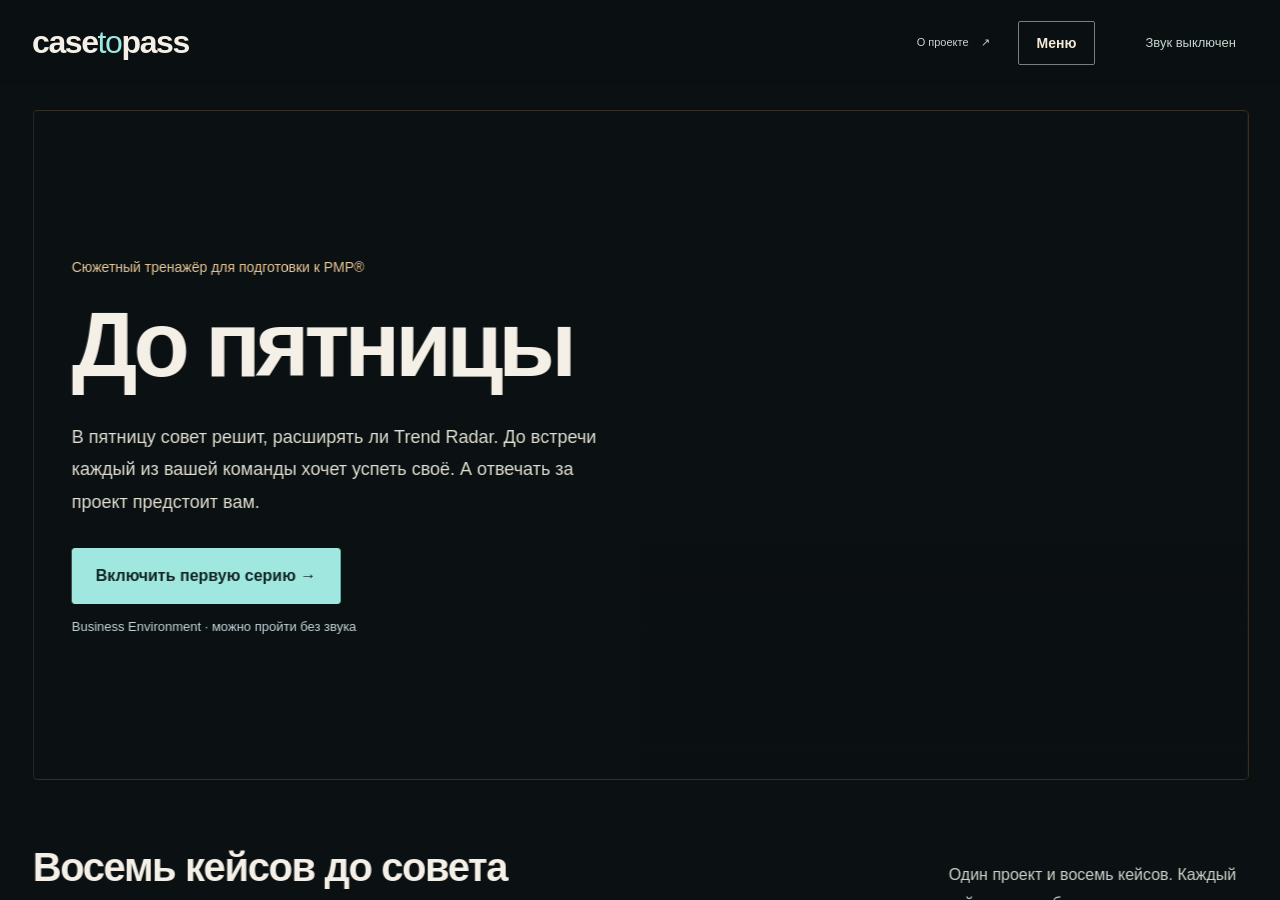
<file: index.html>
<!doctype html><html lang="ru"><head><meta charset="utf-8"><link rel="icon" href="data:,"><meta name="viewport" content="width=device-width,initial-scale=1"><meta name="robots" content="noindex,nofollow"><meta http-equiv="refresh" content="0;url=./simulator/#season"><title>CaseToPass — проверка MVP</title><style>body{background:#0b1012;color:#a0e7df;font:18px/1.7 system-ui;padding:40px}a{color:inherit}</style></head><body><a href="./simulator/#season">Открыть тренажёр</a><p>Пробная версия для проверки на телефоне. Авторский черновик до PMP-рецензий.</p></body></html>
</file>
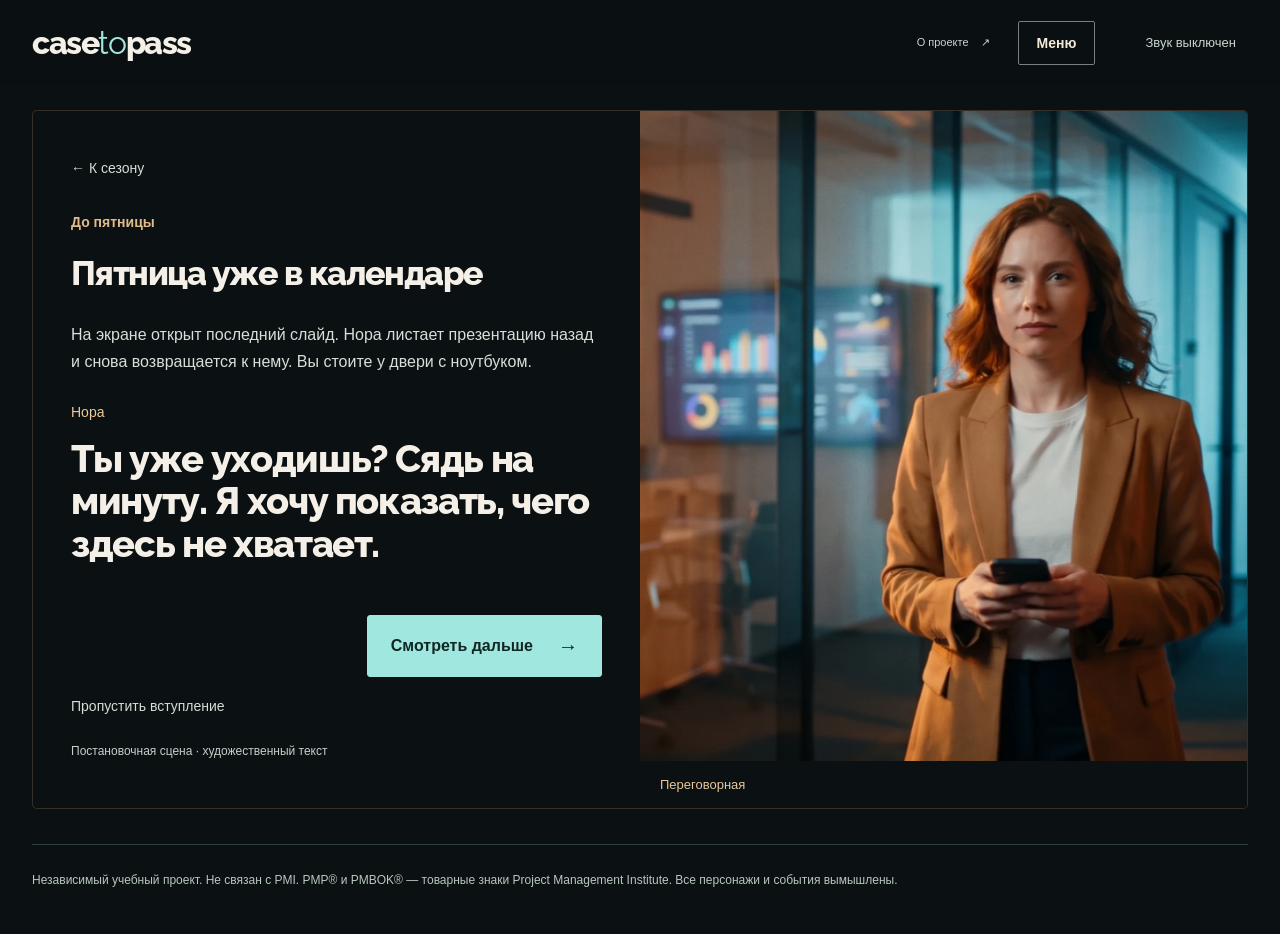
<file: simulator/index.html>
<!doctype html><html lang="ru"><head><meta charset="utf-8"><link rel="icon" href="data:,"><meta name="robots" content="noindex,nofollow"><meta name="viewport" content="width=device-width,initial-scale=1"><meta name="color-scheme" content="dark"><title>CaseToPass — Business Environment для PMP®</title><link rel="stylesheet" href="style.css?v=phone-preview-20261029-4"><link rel="stylesheet" href="../shared/voice-player.css?v=phone-preview-20261029-4"><link rel="stylesheet" href="editorial.css?v=phone-preview-20261029-4"><link rel="stylesheet" href="case-room.css?v=phone-preview-20261029-4"><link rel="stylesheet" href="season.css?v=phone-preview-20261029-4"><link rel="stylesheet" href="learning.css?v=phone-preview-20261029-4"><link rel="stylesheet" href="bright.css?v=phone-preview-20261029-4"><link rel="stylesheet" href="case-hybrid.css?v=phone-preview-20261029-4"></head><body>
<header class="top"><a class="brand" href="./">case<span>to</span>pass</a><div class="descriptor">Подготовка к PMP®<small>Business Environment · ECO 2026</small></div><a class="top-back" href="../story-demo/">О проекте <span aria-hidden="true">↗</span></a><button id="caseMenu" aria-expanded="false" aria-controls="caseNavigation">Меню</button><span class="version">Пробная версия</span></header>
<div class="shell"><aside class="rail" id="caseNavigation"><div class="railhead">Ваш проект<strong>Trend Radar</strong><span>Northline Media · пробный запуск в вечерней смене</span></div><button class="serial-home" id="seasonHome">Сезон «До пятницы» ↗</button><nav aria-label="Режим подготовки"><button id="storyMode" class="mode active">Сюжетная практика <span>8 ситуаций</span></button><button id="examMode" class="mode">Тест по домену <span>8 вопросов · 10:40</span></button><button id="journalMode" class="mode">Мои решения <span id="progressLabel">0 из 8</span></button></nav><div class="railcaption">Серии</div><nav id="episodes" aria-label="Выбор серии"></nav><div class="railfoot">Эти задания ещё должны проверить два PMP-эксперта. Результат тренировки не показывает готовность ко всему экзамену.<button id="clearData" class="textbtn">Удалить мои ответы</button></div></aside>
<main id="main"><div id="screen"></div><footer>Независимый учебный проект. Не связан с PMI. PMP® и PMBOK® — товарные знаки Project Management Institute. Все персонажи и события вымышлены. </footer></main></div><div id="toast" role="status"></div><script src="content.js?v=phone-preview-20261029-4"></script><script src="core.js?v=phone-preview-20261029-4"></script><script src="../media/voices-v2/manifest.js?v=phone-preview-20261029-4"></script><script src="../shared/voice-player.js?v=phone-preview-20261029-4"></script><script src="case-room-layout.js?v=phone-preview-20261029-4"></script><script src="portrait-layout.js?v=phone-preview-20261029-4"></script><script src="case-hybrid.js?v=phone-preview-20261029-4"></script><script src="case-room.js?v=phone-preview-20261029-4"></script><script src="season-content.js?v=phone-preview-20261029-4"></script><script src="season.js?v=phone-preview-20261029-4"></script><script src="learning.js?v=phone-preview-20261029-4"></script><script src="../media/sfx/manifest.js?v=phone-preview-20261029-4"></script><script src="chat-fx.js?v=phone-preview-20261029-4"></script><script src="bright.js?v=phone-preview-20261029-4"></script><script src="app.js?v=phone-preview-20261029-4"></script></body></html>
</file>
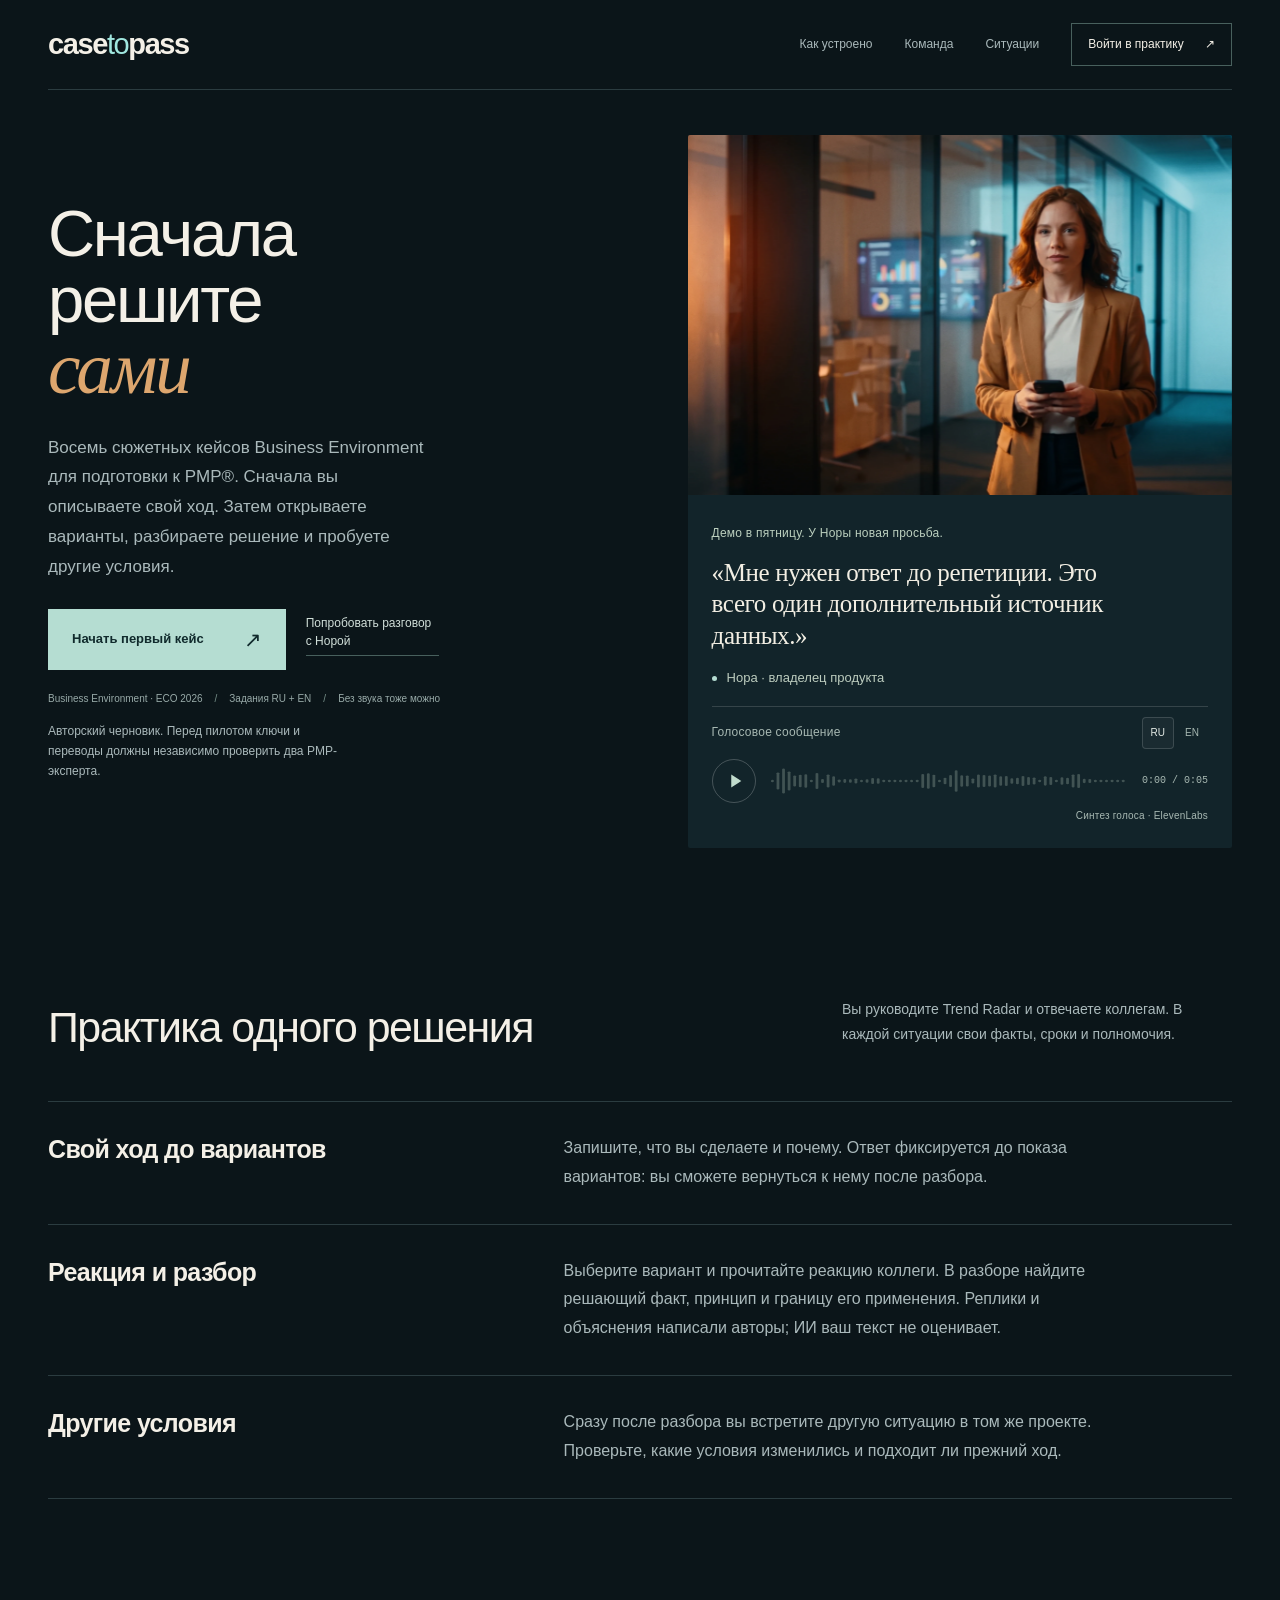
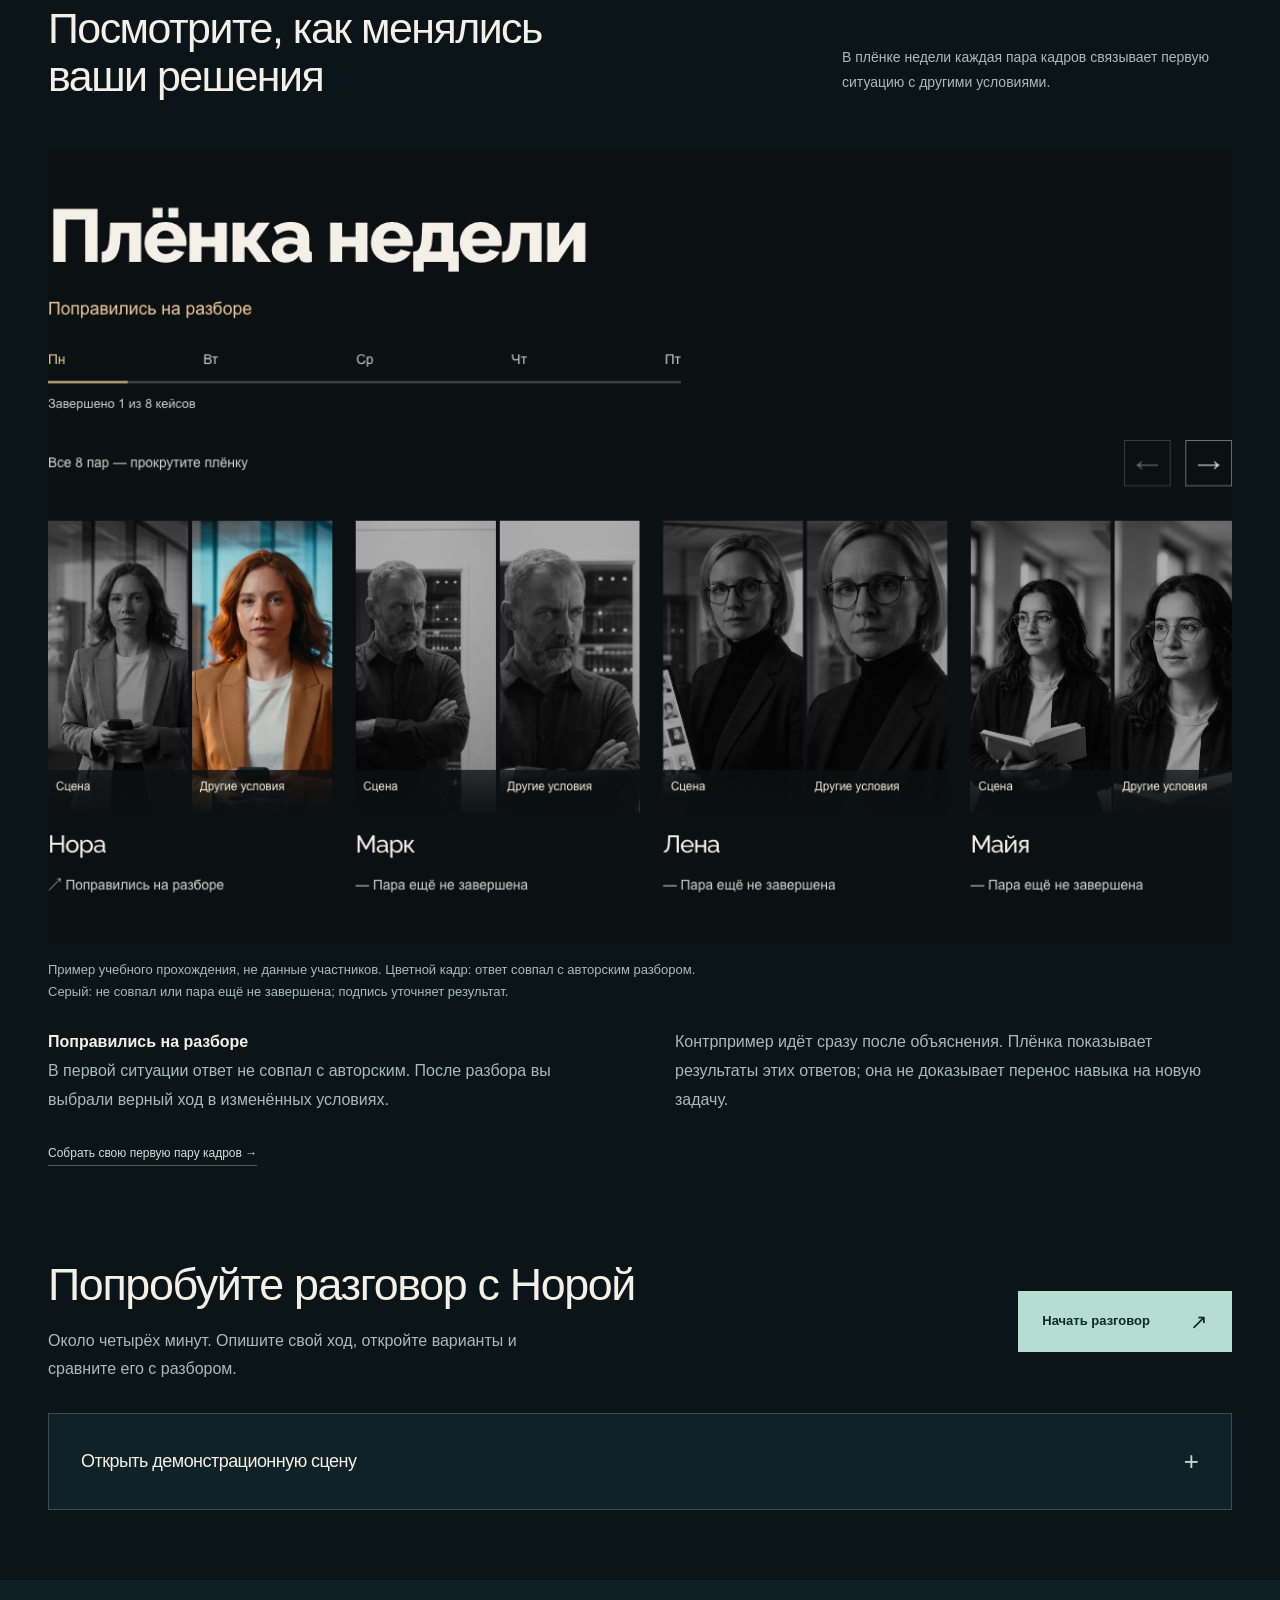
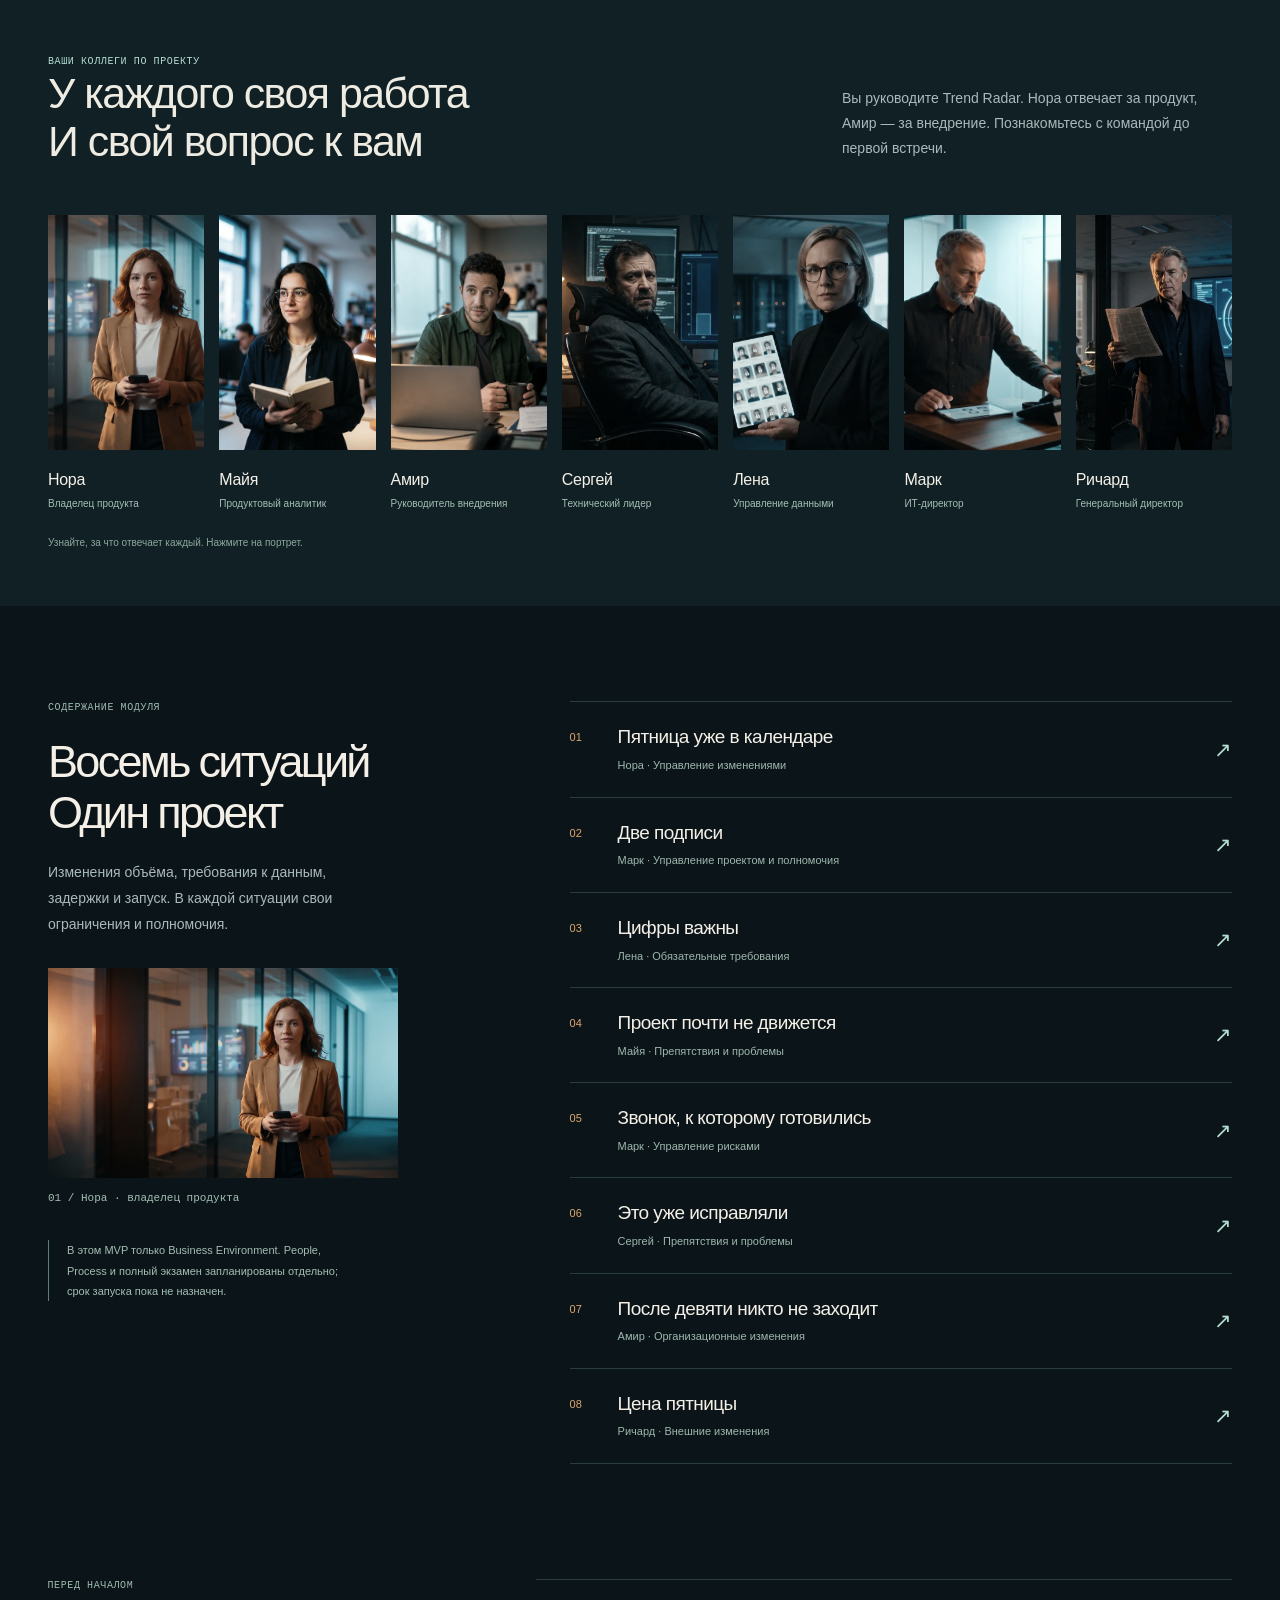
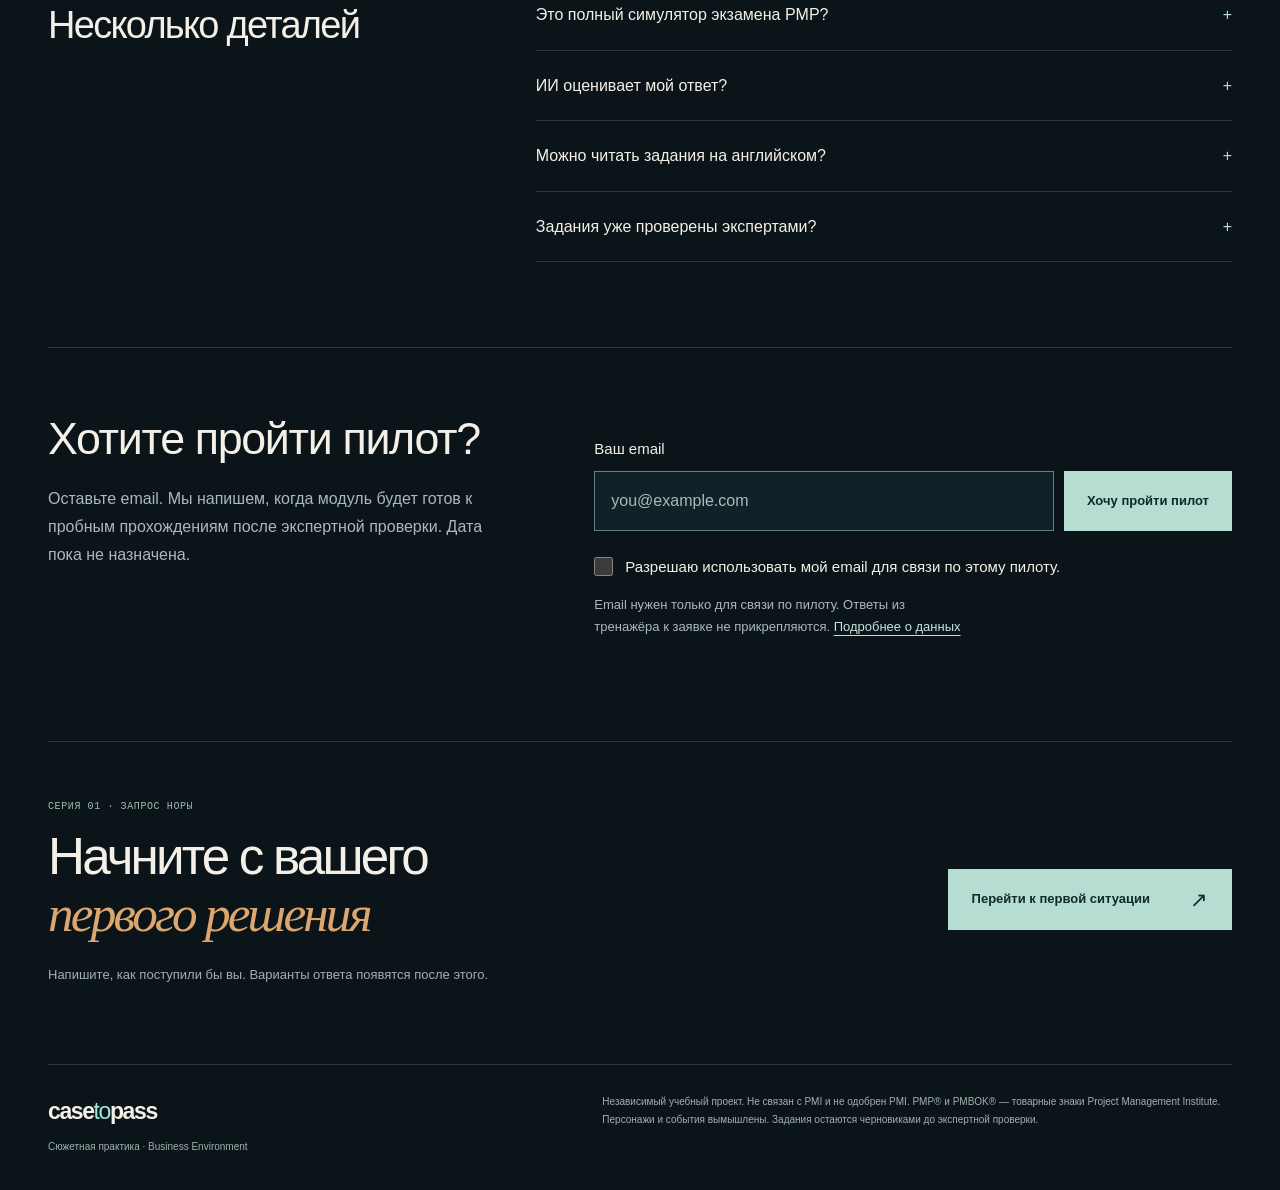
<file: story-demo/index.html>
<!doctype html>
<html lang="ru"><head><meta charset="utf-8"><link rel="icon" href="data:,"><meta name="robots" content="noindex,nofollow"><meta name="viewport" content="width=device-width,initial-scale=1"><meta name="color-scheme" content="dark"><meta name="description" content="Восемь сюжетных кейсов Business Environment для подготовки к PMP®. Сначала ваш ход, затем варианты, разбор и другие условия."><title>CaseToPass · Сначала решите сами</title>
<meta property="og:type" content="website"><meta property="og:locale" content="ru_RU"><meta property="og:site_name" content="CaseToPass"><meta property="og:title" content="CaseToPass · Сначала решите сами"><meta property="og:description" content="Восемь сюжетных кейсов Business Environment для подготовки к PMP®. Ваш ход до вариантов, реакция персонажа и другие условия."><meta property="og:url" content="https://doroninivan.github.io/ctp-mvp-preview/story-demo/"><meta property="og:image" content="https://doroninivan.github.io/ctp-mvp-preview/media/share-card.png"><meta property="og:image:type" content="image/png"><meta property="og:image:width" content="1200"><meta property="og:image:height" content="630"><meta property="og:image:alt" content="CaseToPass. Сначала решите сами. Восемь сюжетных кейсов Business Environment для подготовки к PMP®."><meta name="twitter:card" content="summary_large_image"><meta name="twitter:title" content="CaseToPass · Сначала решите сами"><meta name="twitter:description" content="Сначала ваш ход, затем варианты и разбор. Сюжетная практика Business Environment."><meta name="twitter:image" content="https://doroninivan.github.io/ctp-mvp-preview/media/share-card.png"><link rel="stylesheet" href="landing.css?v=phone-preview-20261029-2"><link rel="stylesheet" href="../shared/voice-player.css?v=phone-preview-20261029-2"><link rel="stylesheet" href="editorial.css?v=phone-preview-20261029-2"><link rel="stylesheet" href="conversion.css?v=landing-20261030-1"></head>
<body><div class="wrap"><header class="landing-nav page-width"><a class="wordmark" href="./" aria-label="CaseToPass, главная">case<span>to</span>pass</a><nav class="nav-links" aria-label="Навигация по странице"><a href="#approach">Как устроено</a><a href="#team">Команда</a><a href="#chapters">Ситуации</a><a class="nav-enter" href="../simulator/">Войти в практику <span aria-hidden="true">↗</span></a></nav></header>
<main>
<section class="landing-hero page-width" aria-labelledby="hero-title"><div class="hero-copy"><h1 id="hero-title">Сначала<br>решите <em>сами</em></h1><p>Восемь сюжетных кейсов Business Environment для подготовки к PMP®. Сначала вы описываете свой ход. Затем открываете варианты, разбираете решение и пробуете другие условия.</p><div class="hero-actions"><a class="primary-link" href="../simulator/#lesson=BE3">Начать первый кейс <span aria-hidden="true">↗</span></a><a class="quiet-link" href="#try-scene" data-open-demo>Попробовать разговор с Норой</a></div><div class="hero-notes"><span>Business Environment · ECO 2026</span><span>Задания RU + EN</span><span>Без звука тоже можно</span></div><p class="hero-draft">Авторский черновик. Перед пилотом ключи и переводы должны независимо проверить два PMP-эксперта.</p></div><div class="hero-frame"><img src="../media/nora-2026-10-29.webp" alt="Нора, владелец продукта, подходит с новым запросом" fetchpriority="high" width="1376" height="768"><div class="frame-top"><span>Northline Media</span><span>Серия 01 / 08</span></div><div class="frame-caption"><small>Демо в пятницу. У Норы новая просьба.</small><blockquote>«Мне нужен ответ до репетиции. Это всего один дополнительный источник данных».</blockquote><div class="frame-person">Нора · владелец продукта</div><div id="heroVoice"></div></div></div><span class="hero-index" aria-hidden="true">TREND RADAR / BUSINESS ENVIRONMENT</span><span class="scroll-note" aria-hidden="true">Внутри проекта</span></section>
<section class="editorial-section page-width" id="approach"><div class="section-heading"><h2>Практика одного решения</h2><p>Вы руководите Trend Radar и отвечаете коллегам. В каждой ситуации свои факты, сроки и полномочия.</p></div><div class="mechanism-list"><article><h3>Свой ход до вариантов</h3><p>Запишите, что вы сделаете и почему. Ответ фиксируется до показа вариантов: вы сможете вернуться к нему после разбора.</p></article><article><h3>Реакция и разбор</h3><p>Выберите вариант и прочитайте реакцию коллеги. В разборе найдите решающий факт, принцип и границу его применения. Реплики и объяснения написали авторы; ИИ ваш текст не оценивает.</p></article><article><h3>Другие условия</h3><p>Сразу после разбора вы встретите другую ситуацию в том же проекте. Проверьте, какие условия изменились и подходит ли прежний ход.</p></article></div></section>
<section class="film-proof page-width" aria-labelledby="film-title"><div class="section-heading"><h2 id="film-title">Посмотрите, как менялись<br>ваши решения</h2><p>В плёнке недели каждая пара кадров связывает первую ситуацию с другими условиями.</p></div><figure><a href="../media/film-practice.png" aria-label="Открыть снимок плёнки недели в полном размере"><img src="../media/film-practice.png" alt="Снимок учебного прохождения: в плёнке показаны восемь пар. В первом кейсе ответ в сцене не совпал с авторским, а в других условиях совпал. Остальные пары ещё не завершены." width="1216" height="816" loading="lazy"></a><figcaption>Пример учебного прохождения, не данные участников. Цветной кадр: ответ совпал с авторским разбором. Серый: не совпал или пара ещё не завершена; подпись уточняет результат.</figcaption></figure><div class="film-reading"><p><strong>Поправились на разборе</strong><br>В первой ситуации ответ не совпал с авторским. После разбора вы выбрали верный ход в изменённых условиях.</p><p>Контрпример идёт сразу после объяснения. Плёнка показывает результаты этих ответов; она не доказывает перенос навыка на новую задачу.</p></div><a class="quiet-link" href="../simulator/#lesson=BE3">Собрать свою первую пару кадров →</a></section>
<section class="practice-preview page-width"><div class="demo-invitation"><h2>Попробуйте разговор с Норой</h2><p>Около четырёх минут. Опишите свой ход, откройте варианты и сравните его с разбором.</p><a class="primary-link" href="#try-scene" data-open-demo>Начать разговор <span aria-hidden="true">↗</span></a></div><details class="preview-disclosure" id="try-scene"><summary><div><strong>Открыть демонстрационную сцену</strong></div></summary><div class="workbench" id="episode"><div class="benchbar"><span>Серия 01 / BE3</span><div class="steps" aria-label="Шаг 1 из 4"><i class="on"></i><i></i><i></i><i></i></div></div><div class="benchbody"><aside class="sceneaside"></aside><div class="mainflow" id="flow"></div></div></div><p class="endnote">Это первая демонстрационная сцена. Авторы написали реакции персонажей заранее. Ваш текст остаётся в этой вкладке; ИИ его не оценивает. Ответы из демо не переносятся в модуль. Ответы и объяснения ещё должны проверить эксперты. Продолжить подготовку можно в модуле из восьми ситуаций.</p></details></section>
<section class="cast-section" id="team"><div class="page-width"><div class="section-heading reveal"><div><div class="kicker">Ваши коллеги по проекту</div><h2>У каждого своя работа<br>И свой вопрос к вам</h2></div><p>Вы руководите Trend Radar. Нора отвечает за продукт, Амир — за внедрение. Познакомьтесь с командой до первой встречи.</p></div><div class="cast reveal" id="cast"></div><p class="cast-footnote">Узнайте, за что отвечает каждый. Нажмите на портрет.</p></div></section>
<section class="curriculum page-width" id="chapters"><div class="curriculum-intro reveal"><div class="kicker">Содержание модуля</div><h2>Восемь ситуаций<br>Один проект</h2><p>Изменения объёма, требования к данным, задержки и запуск. В каждой ситуации свои ограничения и полномочия.</p><figure class="chapter-preview"><img id="chapterImage" src="../media/nora-2026-10-29.webp" alt="Нора — персонаж первой ситуации" width="1376" height="768" style="object-position:73% center" loading="lazy"><figcaption id="chapterCaption">01 / Нора · владелец продукта</figcaption></figure><p class="scope-note">В этом MVP только Business Environment. People, Process и полный экзамен запланированы отдельно; срок запуска пока не назначен.</p></div><div class="chapter-list reveal"><div class="chapter-row"><a href="../simulator/#lesson=BE3"><span class="n">01</span><div><h3>Пятница уже в календаре</h3><p>Нора · Управление изменениями</p></div><span class="arrow" aria-hidden="true">↗</span></a></div><div class="chapter-row"><a href="../simulator/#lesson=BE1"><span class="n">02</span><div><h3>Две подписи</h3><p>Марк · Управление проектом и полномочия</p></div><span class="arrow" aria-hidden="true">↗</span></a></div><div class="chapter-row"><a href="../simulator/#lesson=BE2"><span class="n">03</span><div><h3>Цифры важны</h3><p>Лена · Обязательные требования</p></div><span class="arrow" aria-hidden="true">↗</span></a></div><div class="chapter-row"><a href="../simulator/#lesson=BE4"><span class="n">04</span><div><h3>Проект почти не движется</h3><p>Майя · Препятствия и проблемы</p></div><span class="arrow" aria-hidden="true">↗</span></a></div><div class="chapter-row"><a href="../simulator/#lesson=BE5"><span class="n">05</span><div><h3>Звонок, к которому готовились</h3><p>Марк · Управление рисками</p></div><span class="arrow" aria-hidden="true">↗</span></a></div><div class="chapter-row"><a href="../simulator/#lesson=BE6"><span class="n">06</span><div><h3>Это уже исправляли</h3><p>Сергей · Препятствия и проблемы</p></div><span class="arrow" aria-hidden="true">↗</span></a></div><div class="chapter-row"><a href="../simulator/#lesson=BE7"><span class="n">07</span><div><h3>После девяти никто не заходит</h3><p>Амир · Организационные изменения</p></div><span class="arrow" aria-hidden="true">↗</span></a></div><div class="chapter-row"><a href="../simulator/#lesson=BE8"><span class="n">08</span><div><h3>Цена пятницы</h3><p>Ричард · Внешние изменения</p></div><span class="arrow" aria-hidden="true">↗</span></a></div></div></section>
<section class="faq-section page-width"><div class="faq-heading reveal"><div class="kicker">Перед началом</div><h2>Несколько деталей</h2></div><div class="faq-list reveal"><details><summary>Это полный симулятор экзамена PMP?</summary><p>Пока это сюжетный модуль Business Environment: восемь сцен с дополнительными ситуациями и тест из восьми вопросов. Он не охватывает весь экзамен и не определяет готовность к сертификации.</p></details><details><summary>ИИ оценивает мой ответ?</summary><p>В текущем MVP свободный ответ сохраняется в браузере. Вы сами сравниваете его с разбором. Авторы заранее написали объяснения и реакции персонажей; ИИ не выставляет оценку вашему тексту.</p></details><details><summary>Можно читать задания на английском?</summary><p>Да. В уроке и тесте можно показать английский текст условий, вариантов и разбора рядом с русским.</p></details><details><summary>Задания уже проверены экспертами?</summary><p>Сейчас это авторский черновик. До пилота два PMP-эксперта должны независимо проверить ключи и переводы. Их заключения пока не получены. Технические проверки приложения такую проверку не заменяют.</p></details></div></section>
<section class="pilot-section page-width" id="pilot" aria-labelledby="pilot-title"><div><h2 id="pilot-title">Хотите пройти пилот?</h2><p>Оставьте email. Мы напишем, когда модуль будет готов к пробным прохождениям после экспертной проверки. Дата пока не назначена.</p></div><form id="pilotForm" data-endpoint="https://casetopass-pilot.vercel.app/api/pilot"><label for="pilotEmail">Ваш email</label><div class="pilot-fields"><input id="pilotEmail" name="email" type="email" autocomplete="email" maxlength="254" required placeholder="you@example.com" aria-describedby="pilotPrivacy pilotStatus"><button class="primary-link" type="submit">Хочу пройти пилот</button></div><div class="pilot-trap" aria-hidden="true"><label>Сайт<input name="website" tabindex="-1" autocomplete="off"></label></div><label class="pilot-consent"><input name="consent" type="checkbox" required>Разрешаю использовать мой email для связи по этому пилоту.</label><p id="pilotPrivacy">Email нужен только для связи по пилоту. Ответы из тренажёра к заявке не прикрепляются. <a href="privacy.html">Подробнее о данных</a></p><p id="pilotStatus" role="status" aria-live="polite"></p></form></section>
<section class="closing page-width reveal"><div><div class="kicker">Серия 01 · запрос Норы</div><h2>Начните с вашего<br><em>первого решения</em></h2><p>Напишите, как поступили бы вы. Варианты ответа появятся после этого.</p></div><a class="primary-link" href="../simulator/#lesson=BE3">Перейти к первой ситуации <span aria-hidden="true">↗</span></a><span class="closing-mark" aria-hidden="true">01</span></section>
</main><footer class="site-footer page-width"><div><a class="wordmark" href="./">case<span>to</span>pass</a><div class="footer-caption">Сюжетная практика · Business Environment</div></div><p>Независимый учебный проект. Не связан с PMI и не одобрен PMI. PMP® и PMBOK® — товарные знаки Project Management Institute. Персонажи и события вымышлены. Задания остаются черновиками до экспертной проверки.</p></footer></div><dialog id="profile"><button class="close" type="button" aria-label="Закрыть профиль">Закрыть ×</button><div id="profileBody"></div></dialog><script>
const characters=[
  {
    "name": "Нора",
    "role": "Владелец продукта",
    "img": "../media/nora-2026-10-29.webp",
    "pos": "73% center",
    "want": "Хочет, чтобы совет директоров заметил продукт, которому она посвятила последний год.",
    "fear": "Боится, что после показа проект потеряет поддержку.",
    "line": "«У меня уже спрашивают, что мы покажем в пятницу»."
  },
  {
    "name": "Майя",
    "role": "Продуктовый аналитик",
    "img": "../media/maya-analyst.webp",
    "young": true,
    "want": "Хочет, чтобы её работу замечали и приглашали её на встречи с заказчиками.",
    "fear": "Боится подвести коллег, которые ждут от неё ответа.",
    "line": "«Сергей снова написал. Я ещё не успела ответить на прошлое сообщение»."
  },
  {
    "name": "Амир",
    "role": "Руководитель внедрения",
    "img": "../media/amir-editor.webp",
    "young": true,
    "want": "Хочет заслужить доверие редакторов в своей новой роли.",
    "fear": "Боится оказаться между недовольной сменой и руководством.",
    "line": "«К началу смены мой телефон уже разрывается»."
  },
  {
    "name": "Сергей",
    "role": "Технический лидер",
    "img": "../media/cast/s3.webp",
    "pos": "31% center",
    "want": "Хочет довести техническую часть Trend Radar до запуска.",
    "fear": "Боится, что команда проведёт ещё одни выходные на дежурстве.",
    "line": "«Я узнаю о сроках последним, а отвечаю за них первым»."
  },
  {
    "name": "Лена",
    "role": "Управление данными",
    "img": "../media/cast/s1.webp",
    "pos": "73% center",
    "want": "Хочет, чтобы коллеги учитывали ответственность, которую она несёт за данные.",
    "fear": "Боится получить звонок о нарушении после окончания рабочего дня.",
    "line": "«У меня на эту неделю уже назначены две проверки»."
  },
  {
    "name": "Марк",
    "role": "ИТ-директор",
    "img": "../media/be5-risk-response.webp",
    "pos": "35% center",
    "want": "Хочет провести запуск без ночных звонков от редакции.",
    "fear": "Боится, что очередной сбой ударит по репутации его команды.",
    "line": "«Ричард спрашивает меня о пятнице на каждой встрече»."
  },
  {
    "name": "Ричард",
    "role": "Генеральный директор",
    "img": "../media/cast/s5.webp",
    "pos": "72% center",
    "want": "Хочет показать совету директоров результат проекта, который он поддержал.",
    "fear": "Боится, что коллеги усомнятся в его решении поддержать Trend Radar.",
    "line": "«В пятницу мне отвечать на вопросы совета»."
  }
];
const cast=document.getElementById('cast'),modal=document.getElementById('profile'),pb=document.getElementById('profileBody');
characters.forEach((c,i)=>{let b=document.createElement('button');b.className='person';b.type='button';b.setAttribute('aria-label','Познакомиться: '+c.name);b.innerHTML=`<img loading="lazy" src="${c.img}" alt="" style="object-position:${c.pos||'center'}"><b>${c.name}</b><small class="${c.young?'young':''}">${c.role}</small>`;b.addEventListener('click',()=>{pb.innerHTML=`<div class="profile"><img src="${c.img}" alt="${c.name}" style="object-position:${c.pos||'center'}"><div><div class="eyebrow">${c.role}</div><h3>${c.name}</h3><p>${c.want}</p><p>${c.fear}</p><p style="color:var(--amber)">${c.line}</p></div></div>`;modal.showModal()});cast.append(b)});
modal.querySelector('.close').addEventListener('click',()=>modal.close());
</script><script src="../shared/visual.js?v=phone-preview-20261029-2" defer></script><script src="../media/voices-v2/manifest.js?v=phone-preview-20261029-2"></script><script src="../shared/voice-player.js?v=phone-preview-20261029-2"></script><script src="../simulator/content.js?v=phone-preview-20261029-2"></script><script src="../simulator/core.js?v=phone-preview-20261029-2"></script><script src="demo.js?v=phone-preview-20261029-2"></script><script src="editorial.js?v=landing-20261030-1"></script><script src="pilot.js?v=landing-20261030-1"></script></body></html>
</file>
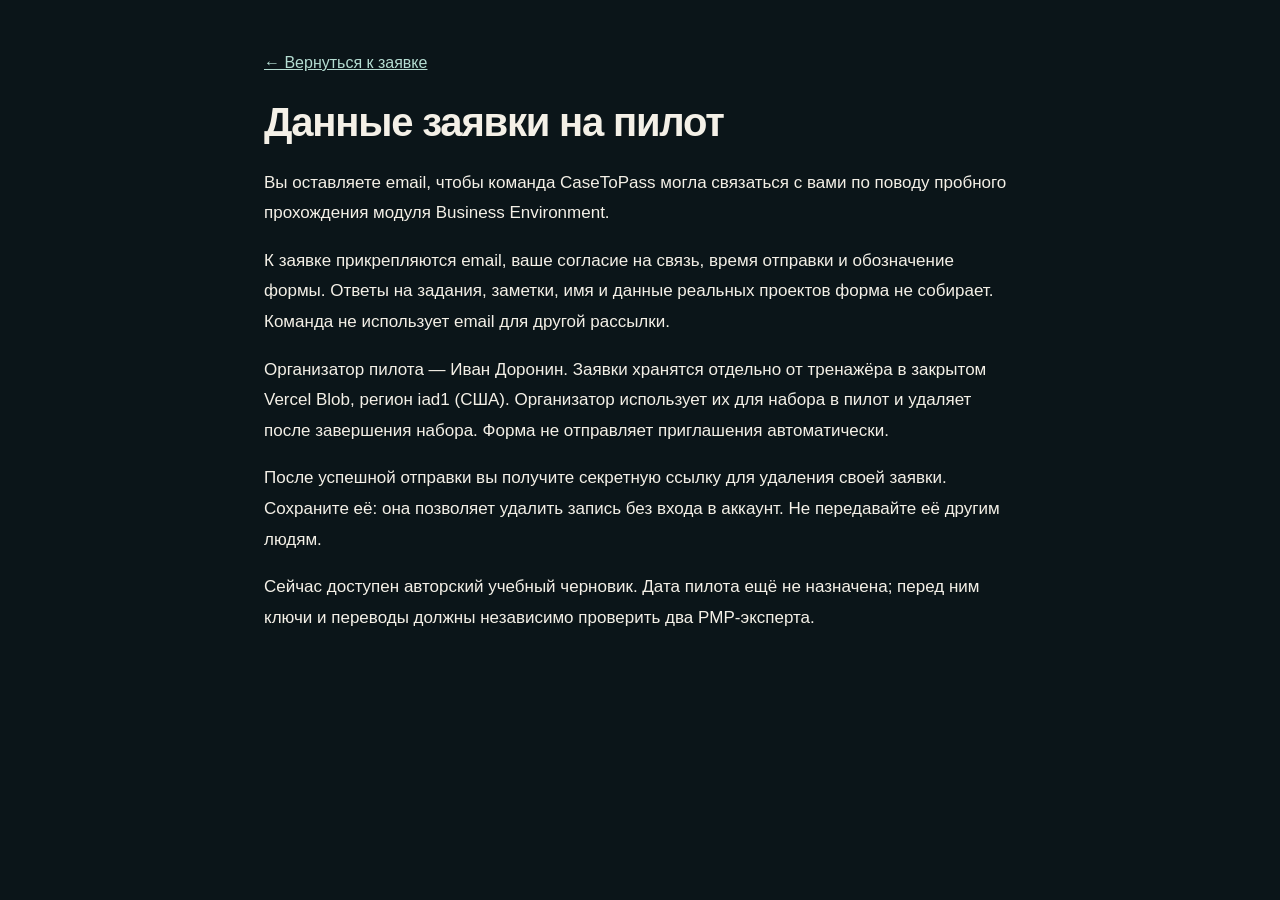
<file: story-demo/privacy.html>
<!doctype html><html lang="ru"><head><meta charset="utf-8"><meta name="robots" content="noindex,nofollow"><meta name="viewport" content="width=device-width,initial-scale=1"><link rel="icon" href="data:,"><title>CaseToPass · Данные заявки на пилот</title><link rel="stylesheet" href="landing.css"><link rel="stylesheet" href="editorial.css"><link rel="stylesheet" href="conversion.css"></head><body><main class="privacy-page"><a href="./#pilot">← Вернуться к заявке</a><h1>Данные заявки на пилот</h1><p>Вы оставляете email, чтобы команда CaseToPass могла связаться с вами по поводу пробного прохождения модуля Business Environment.</p><p>К заявке прикрепляются email, ваше согласие на связь, время отправки и обозначение формы. Ответы на задания, заметки, имя и данные реальных проектов форма не собирает. Команда не использует email для другой рассылки.</p><p>Организатор пилота — Иван Доронин. Заявки хранятся отдельно от тренажёра в закрытом Vercel Blob, регион iad1 (США). Организатор использует их для набора в пилот и удаляет после завершения набора. Форма не отправляет приглашения автоматически.</p><p>После успешной отправки вы получите секретную ссылку для удаления своей заявки. Сохраните её: она позволяет удалить запись без входа в аккаунт. Не передавайте её другим людям.</p><section id="withdrawSection" data-endpoint="https://casetopass-pilot.vercel.app/api/pilot" hidden><h2>Удалить заявку</h2><p>Нажмите кнопку, чтобы удалить запись из хранилища пилота.</p><button class="primary-link" id="withdrawButton">Удалить мою заявку</button><p id="withdrawStatus" role="status" aria-live="polite"></p></section><p>Сейчас доступен авторский учебный черновик. Дата пилота ещё не назначена; перед ним ключи и переводы должны независимо проверить два PMP-эксперта.</p></main><script src="withdraw.js?v=landing-20261030-1"></script></body></html>
</file>
<file: simulator/style.css>
:root{--bg:#0c151b;--panel:#14232c;--panel2:#192d36;--line:#30444e;--text:#eeeae2;--muted:#a8bbc4;--cyan:#a0e7df;--amber:#efb777;--bad:#efb6ac}*{box-sizing:border-box}body{margin:0;background:var(--bg);color:var(--text);font:15px/1.6 Inter,-apple-system,BlinkMacSystemFont,"Segoe UI",sans-serif}button,textarea,input,select{font:inherit}button{cursor:pointer}button:disabled{opacity:.45;cursor:not-allowed}a{color:var(--cyan)}button:focus-visible,a:focus-visible,textarea:focus-visible,input:focus-visible,summary:focus-visible{outline:3px solid var(--amber);outline-offset:4px}button{touch-action:manipulation}.top{height:83px;display:flex;align-items:center;gap:32px;padding:0 32px;border-bottom:1px solid var(--line)}.brand{font-size:28px;font-weight:750;letter-spacing:-.065em;color:var(--text);text-decoration:none;white-space:nowrap}.brand span{color:var(--cyan);font-weight:400}.descriptor{font-size:13px;line-height:1.5}.descriptor small{display:block;font-size:11px;color:var(--muted)}.version{margin-left:auto;border:1px solid var(--line);padding:5px 11px;border-radius:20px;font-size:11px;color:var(--muted)}.shell{display:grid;grid-template-columns:248px minmax(0,1fr);min-height:calc(100vh - 83px)}.rail{border-right:1px solid var(--line);padding:26px 19px}.railhead{font-size:10px;letter-spacing:.12em;color:var(--cyan);padding:0 11px 23px}.railhead strong{display:block;color:var(--text);font-size:22px;letter-spacing:-.04em;margin-top:3px}.railhead>span{display:block;font-size:10px;letter-spacing:0;color:var(--muted)}.mode{width:100%;text-align:left;border:1px solid transparent;background:transparent;color:var(--text);padding:12px;border-radius:5px;font-size:13px;display:flex;justify-content:space-between;gap:5px}.mode span{font-size:10px;color:var(--muted)}.mode.active{background:var(--panel2);border-color:var(--line)}.mode:hover,.ep:hover{background:var(--panel)}.railcaption{font-size:10px;letter-spacing:.15em;color:var(--muted);padding:27px 11px 13px}.ep{display:flex;align-items:center;gap:11px;width:100%;text-align:left;border:0;background:none;color:var(--muted);padding:10px 11px;font-size:12px;border-radius:4px;line-height:1.4}.ep.active{color:var(--text);background:var(--panel)}.ep .num{font-size:11px;color:var(--cyan);border:1px solid var(--line);width:25px;height:25px;border-radius:50%;display:grid;place-items:center;flex:none}.railfoot{border-top:1px solid var(--line);margin:28px 11px 0;padding-top:17px;font-size:10px;color:var(--muted)}.textbtn{border:0;background:transparent;padding:9px 0;color:var(--cyan);font-size:12px}.railfoot .textbtn{display:block}main{max-width:1270px;width:100%;padding:30px 38px 0}.eyebrow{font-size:10px;text-transform:uppercase;letter-spacing:.16em;color:var(--cyan);font-weight:700}h1{font-weight:600;font-size:34px;letter-spacing:-.045em;line-height:1.2;margin:10px 0}h2{font-size:22px;line-height:1.3;font-weight:600;letter-spacing:-.03em;margin:0 0 14px}h3{font-size:17px;line-height:1.3;margin:0 0 12px}.subline{font-size:13px;color:var(--muted);margin:8px 0 23px}.scene{display:grid;grid-template-columns:minmax(180px,35%) 1fr;min-height:245px;border:1px solid var(--line);border-radius:8px;overflow:hidden;background:var(--panel);margin-bottom:25px}.scene .portrait{width:100%;height:100%;min-height:245px;max-height:300px;object-fit:cover}.scene .message{padding:25px 28px;display:flex;flex-direction:column;justify-content:center}.speaker{font-size:11px;color:var(--amber)}.speaker strong{font-size:14px;display:block;color:var(--text)}.scene blockquote{font-size:21px;line-height:1.45;letter-spacing:-.025em;margin:17px 0}.audio{font-size:11px;padding:7px 11px;background:none;border:1px solid var(--line);border-radius:20px;color:var(--cyan);align-self:start}.audioStatus{color:var(--muted);font-size:10px;margin-top:5px}.workspace{border:1px solid var(--line);background:var(--panel);padding:26px 28px;border-radius:8px;margin-top:18px}.stagehead{display:flex;align-items:center;justify-content:space-between;gap:15px;margin-bottom:22px}.stagehead span{font-size:10px;color:var(--muted)}.dots{display:flex;gap:5px}.dots i{height:3px;width:24px;background:var(--line)}.dots i.on{background:var(--cyan)}.stem{font-size:16px;line-height:1.7;margin:13px 0 20px;max-width:800px}.original{font-size:13px;color:var(--muted);border-left:2px solid var(--line);padding-left:16px;margin:15px 0}.toggle{border:0;background:transparent;color:var(--cyan);font-size:12px;padding:0}.label{display:block;font-size:14px;font-weight:600;margin:21px 0 9px}textarea{resize:vertical;width:100%;background:#0b1921;border:1px solid #49636f;border-radius:5px;min-height:100px;padding:14px;color:var(--text);font-size:14px;line-height:1.6}textarea::placeholder{color:#829ba7}.hint{font-size:11px;color:var(--muted);margin:9px 0 18px;line-height:1.6}.btn{background:var(--cyan);color:#102b32;font-weight:650;padding:12px 20px;border-radius:5px;border:1px solid transparent;font-size:13px}.btn.secondary{background:none;border-color:var(--line);color:var(--text)}.btn.warn{background:var(--amber)}.actions{display:flex;gap:12px;flex-wrap:wrap;margin:22px 0 0}.option{display:flex;align-items:start;gap:13px;width:100%;text-align:left;padding:15px 17px;border:1px solid var(--line);border-radius:5px;background:#10212a;color:var(--text);font-size:14px;line-height:1.5;margin:11px 0}.option:hover{border-color:var(--cyan)}.option .letter{display:grid;place-items:center;width:24px;height:24px;border:1px solid #4a616a;border-radius:50%;color:var(--cyan);font-size:11px;flex:none}.response{border-left:2px solid var(--amber);background:#0d1d25;padding:18px 21px;margin:20px 0}.response .tag{font-size:10px;letter-spacing:.12em;color:var(--amber);text-transform:uppercase}.response p{margin:9px 0 0;font-size:16px}.explain{padding:16px 18px;border:1px solid var(--line);border-radius:5px;background:#102129;font-size:14px;margin:13px 0}.explain strong{color:var(--cyan)}.bad strong{color:var(--bad)}details{font-size:13px;color:var(--muted);padding:12px 0}summary{color:var(--text);cursor:pointer}.saved{white-space:pre-wrap;overflow-wrap:anywhere;padding:12px;background:#0d1b23;color:var(--text);border-radius:4px}.rule{font-size:23px;line-height:1.4;letter-spacing:-.025em;color:var(--cyan);margin:20px 0}.counter{margin-top:25px;border-top:1px solid var(--line);padding-top:24px}.chartbox{margin:20px 0;background:#0d1c24;padding:16px;border-radius:5px}.chartbox svg{width:100%;max-height:190px}.chartbox table{width:100%;font-size:11px;border-collapse:collapse;color:var(--muted)}th,td{text-align:center;padding:6px;border-bottom:1px solid var(--line)}.summarygrid{display:grid;grid-template-columns:repeat(3,1fr);gap:12px;margin:24px 0}.stat{background:var(--panel);border:1px solid var(--line);padding:18px;border-radius:5px}.stat b{display:block;font-size:29px;line-height:1.2;color:var(--cyan);font-weight:500}.stat span{font-size:11px;color:var(--muted)}.examtop{display:flex;justify-content:space-between;align-items:center;gap:20px}.clock{font-variant-numeric:tabular-nums;font-size:30px;letter-spacing:-.02em;color:var(--amber)}.clock small{display:block;font-size:10px;color:var(--muted);text-align:right;letter-spacing:0}.qnav{display:flex;gap:8px;flex-wrap:wrap;margin:22px 0}.qnav button{border:1px solid var(--line);background:var(--panel);color:var(--muted);border-radius:5px;min-width:36px;min-height:36px;font-size:12px}.qnav .answered{background:#24434b;color:var(--cyan)}.qnav .selected{outline:2px solid var(--cyan);outline-offset:2px}.qnav .flagged:after{content:' •';color:var(--amber)}fieldset{border:0;padding:0;margin:0}legend{padding:0;width:100%}.examchoice{display:flex;gap:12px;align-items:start;padding:15px;border:1px solid var(--line);border-radius:5px;margin:11px 0;cursor:pointer;background:#10212a;font-size:14px}.examchoice:has(input:checked){border-color:var(--cyan);background:#1b3540}.examchoice input{accent-color:var(--cyan);margin-top:5px;width:16px;height:16px;flex:none}.reviewrow{border-bottom:1px solid var(--line);padding:18px 0}.reviewrow h3{font-size:15px}.tagline{font-size:11px;color:var(--muted)}.inlineStatus{font-size:12px;color:var(--amber)}.notice{padding:14px 17px;border-left:2px solid var(--amber);font-size:12px;background:#1e292c;color:var(--muted);margin:20px 0}.journalitem{border:1px solid var(--line);border-radius:6px;padding:20px;margin:15px 0;background:var(--panel)}footer{font-size:10px;color:#91a5af;border-top:1px solid var(--line);margin-top:38px;padding:22px 0 30px;max-width:900px}#toast{position:fixed;bottom:20px;right:20px;background:#26434b;color:var(--text);border-radius:6px;padding:10px 17px;box-shadow:0 8px 25px #0005;font-size:12px;max-width:340px;z-index:5}#toast:empty{display:none}.empty{color:var(--muted);padding:25px 0}@media(min-width:1500px){main{padding-inline:55px}.scene{grid-template-columns:35% 1fr}}@media(max-width:900px){.shell{grid-template-columns:210px minmax(0,1fr)}.rail{padding:22px 12px}main{padding:24px 24px 0}.scene .message{padding:20px}.scene blockquote{font-size:18px}.workspace{padding:23px}.mode{display:block}.mode span{display:block;margin-top:3px}}@media(max-width:650px){.top{height:auto;min-height:76px;padding:14px 20px;gap:18px;flex-wrap:wrap}.brand{font-size:25px}.descriptor{font-size:11px;max-width:155px}.descriptor small{font-size:9px}.version{display:none}.shell{display:block}.rail{padding:15px 20px 12px;border-right:0;border-bottom:1px solid var(--line)}.railhead,.railcaption,.railfoot{display:none}.rail nav:first-of-type{display:flex;gap:5px}.mode{padding:9px 8px;font-size:11px;width:33.33%}.mode span{font-size:9px}#episodes{display:flex;gap:5px;overflow:auto;padding-top:12px}.ep{width:auto;flex:none;padding:5px}.ep .title{display:none}.ep .num{width:30px;height:30px}main{padding:24px 20px 0}h1{font-size:29px}.subline{font-size:11px;margin-bottom:19px}.scene{grid-template-columns:95px 1fr;min-height:180px;margin-bottom:18px}.scene .portrait{min-height:180px;height:100%;max-height:220px}.scene .message{padding:16px}.speaker{font-size:10px}.speaker strong{font-size:12px}.scene blockquote{font-size:15px;line-height:1.45;margin:10px 0}.audio{font-size:10px;padding:5px 9px}.workspace{padding:20px 16px}.stem{font-size:15px;line-height:1.65}.stagehead{margin-bottom:16px}.stagehead span{font-size:9px}.option,.examchoice{font-size:13px;padding:13px 11px}.summarygrid{gap:7px}.stat{padding:13px 10px}.stat b{font-size:25px}.stat span{font-size:10px}.rule{font-size:20px}.response{padding:16px}.response p{font-size:14px}.btn{font-size:12px;padding:12px 15px}.examtop{align-items:start;gap:12px}.examtop h1{font-size:26px}.clock{font-size:25px}.hint{font-size:10px}.chartbox{padding:10px}th,td{padding:5px 2px;font-size:10px}}@media(prefers-reduced-motion:reduce){*{scroll-behavior:auto!important}}

/* Visual edition 1: content and answer mechanics remain draft-4. */
:root{--bg:#0b1519;--panel:#12242a;--panel2:#1b3338;--line:#2d4143;--text:#f1eee5;--muted:#9eb4b2;--cyan:#b5ddd2;--amber:#dda66e;--bad:#deb0a4;--ease:cubic-bezier(.2,.7,.2,1)}
html{scroll-padding-top:94px}body{-webkit-font-smoothing:antialiased;line-height:1.65}.top{height:76px;padding:0 32px;position:sticky;top:0;z-index:10;background:#0b1519ed;backdrop-filter:blur(16px);gap:28px;border-bottom:1px solid #263c3d}.brand{font-size:27px;letter-spacing:-1.4px;font-weight:650}.brand span{font-weight:400}.descriptor{border-left:1px solid var(--line);padding-left:28px;font-size:11px}.descriptor small{font-size:9px;letter-spacing:.05em;color:#799b91}.version{font-size:10px;border-color:#3d574f;color:#aac4b6;padding:5px 12px;border-radius:3px}.top-back{margin-left:auto;font-size:11px;text-decoration:none;color:var(--muted);display:flex;gap:12px;align-items:center}.version{margin-left:0}.top-back:hover{color:var(--cyan)}.shell{grid-template-columns:224px minmax(0,1fr);min-height:calc(100vh - 76px)}.rail{padding:29px 14px;position:sticky;top:76px;height:calc(100vh - 76px);overflow-y:auto;scrollbar-width:thin;scrollbar-color:#354d48 transparent;background:#0b171b;border-right:1px solid #263b3c}.railhead{padding:0 12px 29px;font-size:9px;letter-spacing:.16em}.railhead strong{font-size:22px;font-weight:500;margin-top:7px}.railhead>span{font-size:9px;margin-top:6px;line-height:1.6;max-width:160px}.mode{display:block;font-size:12px;border-radius:4px;padding:12px 13px;border-color:transparent;transition:background .25s,border-color .25s}.mode>span{display:block;margin-top:2px;font-size:9px;color:#8da9a1}.mode.active{background:#1b3032;border-color:#3a5650;box-shadow:inset 2px 0 0 var(--cyan)}.railcaption{padding:29px 12px 12px;font-size:9px}.ep{padding:12px 10px;gap:12px;font-size:11px;line-height:1.5;border-radius:4px;transition:background .25s,color .25s;min-height:49px}.ep.active{background:#14272b}.ep .num{width:24px;height:24px;border-radius:5px;font-size:9px;background:#102226;border-color:#2c4a45;color:#8cb4a8}.ep.active .num{border-color:#a4c8ba;background:#b5ddd2;color:#133229}.railfoot{margin:27px 12px 0;padding-top:20px;font-size:9px;line-height:1.8;color:#7f9b93}.textbtn{font-size:11px;transition:color .2s}.textbtn:hover{color:#e0f4e9}.railfoot .textbtn{font-size:9px}main{max-width:1500px;padding:34px 42px 0;margin-inline:auto}.lesson-heading{display:flex;align-items:flex-start;justify-content:space-between;gap:30px;margin:0 0 26px}.lesson-heading h1{font-size:clamp(30px,3.1vw,46px);font-weight:450;letter-spacing:-.05em;line-height:1.1;margin:15px 0 12px;max-width:650px}.lesson-heading .eyebrow{font-size:9px;letter-spacing:.12em;color:#8db2a7}.lesson-heading .subline{font-size:11px;margin:0;line-height:1.8}.episode-folio{font:italic 67px/1 Georgia,serif;color:#3a574c;letter-spacing:-.06em;white-space:nowrap;padding-top:6px}.episode-folio small{font-family:inherit;font-size:27px;color:#243f38;margin-left:6px}.lesson-layout{display:grid;grid-template-columns:minmax(245px,.78fr) minmax(340px,1.22fr);gap:25px;align-items:start}.scene-column{min-width:0;position:sticky;top:104px}.scene{display:block;margin:0;min-height:0;background:#13262b;border-color:#354b46;border-radius:5px;overflow:hidden}.scene .portrait{display:block;width:100%;height:270px;min-height:0;max-height:none;object-position:var(--portrait-pos,center);object-fit:cover;filter:saturate(.8)}.scene .message{padding:24px 24px 27px;position:relative;display:block}.scene .message:before{content:"";position:absolute;top:0;left:24px;width:28px;height:2px;background:var(--amber)}.speaker{font-size:10px;color:#90aaa2;line-height:1.6}.speaker strong{font-size:16px;font-weight:550;color:var(--text);letter-spacing:-.025em;margin-bottom:2px}.scene blockquote{font:400 24px/1.42 Georgia,"Times New Roman",serif;letter-spacing:-.025em;margin:21px 0 0;color:#f0e8d9}.scene .original{font-size:11px;line-height:1.7;margin-bottom:0}.case-file{margin:16px 0 0;padding:0 1px;border:0;font-size:11px;color:#8ea79e}.case-file summary{display:flex;align-items:center;gap:10px;color:#a2bdb1;font-size:11px;list-style:none;padding:9px 0}.case-file summary:before{content:"+";font-size:17px;font-weight:300;color:var(--amber)}.case-file[open] summary:before{content:"−"}.case-file p{font-size:11px;line-height:1.85;margin:7px 0}.scene-footnote{display:flex;justify-content:space-between;border-top:1px solid #263c38;font-size:8px;letter-spacing:.1em;text-transform:uppercase;color:#6c9084;padding:15px 0;margin-top:12px}.workspace{margin-top:0;border:1px solid #3c514b;border-radius:5px;background:linear-gradient(135deg,#172c30 0%,#122329 75%);padding:27px 28px;min-width:0;box-shadow:0 20px 55px #00000012}.stagehead{margin-bottom:26px;gap:10px;border-bottom:1px solid #3b504940;padding-bottom:18px;align-items:center}.stagehead>span{color:#9cb7aa;font-size:9px;letter-spacing:.08em}.dots{gap:4px}.dots i{width:18px;height:3px;background:#324a44;transition:background .4s,box-shadow .4s}.dots i.on{background:var(--cyan);box-shadow:0 0 8px #b5ddd215}h2{font-weight:500;letter-spacing:-.035em;font-size:23px;line-height:1.3}.workspace .toggle{font-size:10px;color:#92bbad;padding:0 0 16px}.stem{font-size:14px;line-height:1.85;margin:0 0 23px;color:#cbd8d2}.workspace h2{margin-bottom:17px}.label{font-size:11px;letter-spacing:.01em;font-weight:550;margin:23px 0 10px;color:#dbe5dc}textarea{background:#0d1f24;border:1px solid #4a6459;border-radius:4px;padding:16px 17px;min-height:145px;line-height:1.8;font-size:13px;transition:border-color .25s,box-shadow .25s}textarea:focus{border-color:#a7cbbb;box-shadow:0 0 0 4px #b5ddd20a;outline-offset:3px}textarea::placeholder{color:#698b7e}.hint{font-size:10px;color:#8fa99e;line-height:1.75;margin:12px 0 22px}.btn{font-size:12px;font-weight:550;padding:13px 20px;border-radius:4px;transition:transform .22s var(--ease),background .22s,border-color .22s,box-shadow .22s;min-height:44px}.btn:not(:disabled):hover{transform:translateY(-2px);background:#c8e9dc;box-shadow:0 7px 18px #0002}.btn.secondary:not(:disabled):hover{background:#264239;border-color:#8aa99a;color:var(--text)}.btn:disabled{opacity:.36}.option{border-color:#3b554c;padding:16px 15px;gap:13px;border-radius:4px;background:#102329;font-size:13px;line-height:1.65;margin:12px 0;transition:border-color .24s,background .24s,transform .24s var(--ease)}.option:hover{background:#1e393a;border-color:#aacdbb;transform:translateX(3px)}.option .letter{width:25px;height:25px;border-radius:4px;font-size:10px;border-color:#466559;color:#9bbfae}.option:hover .letter{background:var(--cyan);color:#14352c;border-color:var(--cyan)}.option:active{transform:translateX(2px) scale(.997)}.original{font-size:12px;color:#98b1a8;border-left-color:#486454;line-height:1.8;padding-left:14px}.response{border-left:2px solid var(--amber);background:#0f2227;padding:17px 18px;margin:22px 0}.response .tag{font-size:8px;letter-spacing:.1em;color:#c5a47f}.response p{font-size:14px;line-height:1.8}.explain{padding:19px;border-radius:4px;background:#10252a;border-color:#3a574d;font-size:13px;line-height:1.8}.explain p{margin:11px 0 0}.explain strong{font-size:11px}.bad{border-color:#6c4f43;background:#292623}.bad strong{color:#dbab94}.rule{font-family:Georgia,serif;font-size:25px;font-weight:400;line-height:1.5;letter-spacing:-.025em;padding-block:7px;color:#c5dfc9}.workspace>p,.workspace #learningBody>p{line-height:1.85}.workspace #learningBody>p:not(.stem):not(.hint):not(.original):not(.rule){font-size:13px}.workspace details{border-top:1px solid #344a42;padding:15px 0;font-size:12px;margin-top:15px}.workspace summary{font-size:11px;color:#adcbba}.workspace details[open]{animation:detail-in .25s var(--ease)}.counter{margin-top:28px;padding-top:29px;border-color:#57725f}.counter .eyebrow{font-size:8px;letter-spacing:.1em;color:#bba37e;margin-bottom:14px}.counter>p{font-size:14px;line-height:1.8;color:#c3d1c8}.counter h2{font-size:22px}.saved{background:#0b1d22;border:1px solid #345146;padding:15px;font-size:13px}.scene-column+.workspace .actions{gap:9px}.actions .btn{font-size:11px}.chartbox{background:#0c2026;padding:14px;border:1px solid #2b4942}.chartbox caption{text-align:left;font-size:10px;margin-bottom:8px;color:#9cbdad}
.archive-notice{padding:0;margin:0 0 25px;border:1px solid #4d4b39;border-left:2px solid var(--amber);background:#252a22;color:#b9bfab;border-radius:3px}.archive-notice summary{padding:12px 16px;cursor:pointer;list-style:none;display:flex;align-items:center;justify-content:space-between;gap:15px;font-size:10px;color:#c6cdb9}.archive-notice summary:after{content:"+";font-size:16px;color:var(--amber);flex:none}.archive-notice[open] summary:after{content:"−"}.archive-notice .archive-body{padding:0 16px 13px;font-size:11px;line-height:1.8}.archive-body p{margin:3px 0}.archive-notice .textbtn{padding-bottom:0;font-size:10px}.notice{border-radius:3px;font-size:11px;line-height:1.8;background:#262c25;border-left-color:#c99d63}.examtop h1{font-size:39px;font-weight:450}.clock{font-family:Georgia,serif;font-size:37px;color:var(--amber);font-variant-numeric:tabular-nums}.clock small{font-family:Inter,system-ui,sans-serif;font-size:9px}.qnav{margin:27px 0;gap:9px}.qnav button{border-radius:4px;font-size:11px;min-width:38px;min-height:38px;border-color:#3a544a;transition:background .25s}.qnav .answered{background:#2c4a3c}.qnav .selected{outline-width:1px;outline-offset:3px}.examchoice{font-size:14px;line-height:1.65;padding:18px;border-color:#3b554c;background:#102329;transition:background .2s,border-color .2s}.examchoice:hover{border-color:#83a391}.examchoice:has(input:checked){background:#203e37;border-color:#b5ddd2}.examchoice input{margin-top:6px}.summarygrid{gap:16px}.stat{background:#13282c;border-radius:4px;border-color:#3b5449;padding:23px}.stat b{font-family:Georgia,serif;font-size:39px;font-weight:400;color:#c1dbc6;margin-bottom:8px}.stat span{font-size:10px}.reviewrow{padding:25px 0;border-color:#3b5147}.reviewrow h3{font-weight:450;font-size:16px;line-height:1.75}.reviewrow .tagline{font-size:9px;color:#b29b75;margin-bottom:15px}.journalitem{background:#13282c;border-color:#3b5147;padding:27px;border-radius:4px}.journalitem h2{font-size:24px}.journalitem p{font-size:12px;line-height:1.8}.journalitem .rule{font-size:23px}footer{margin-top:45px;padding-top:25px;font-size:9px;color:#73978a;line-height:1.8;max-width:none;border-color:#263e36}footer a{color:#8db9a8}#toast{background:#294e41;border:1px solid #527666;border-radius:4px;font-size:11px;box-shadow:0 15px 40px #0005}
@keyframes detail-in{from{opacity:.5;transform:translateY(3px)}to{opacity:1;transform:translateY(0)}}
@media(min-width:1600px){main{padding:45px 58px 0}.lesson-layout{gap:35px;grid-template-columns:minmax(300px,.8fr) minmax(420px,1.2fr)}.scene .portrait{height:350px}.scene blockquote{font-size:30px}.workspace{padding:33px 36px}.stem{font-size:16px}.lesson-heading h1{font-size:49px}}
@media(max-width:1200px){main{padding:30px 27px 0}.shell{grid-template-columns:200px minmax(0,1fr)}.rail{padding:26px 10px}.lesson-layout{grid-template-columns:minmax(215px,.72fr) minmax(300px,1.28fr);gap:20px}.scene .portrait{height:235px}.scene .message{padding:22px 20px}.scene .message:before{left:20px}.scene blockquote{font-size:22px}.workspace{padding:23px}.episode-folio{font-size:55px}.lesson-heading h1{font-size:36px}.stem{font-size:13px}.option{font-size:12px;padding:14px 12px}.stagehead>span{font-size:8px}.dots i{width:14px}.workspace h2{font-size:21px}.top-back{font-size:10px}}
@media(max-width:1000px) and (min-width:701px){.shell{grid-template-columns:175px minmax(0,1fr)}.rail{padding:23px 8px}.railhead strong{font-size:20px}.railhead>span{font-size:8px}.mode{font-size:11px;padding:11px}.ep{font-size:10px;padding:10px 7px;gap:9px}.railfoot{font-size:8px;margin-inline:8px}.lesson-layout{grid-template-columns:1fr}.scene-column{position:static}.scene{display:grid;grid-template-columns:165px 1fr}.scene .portrait{height:100%;min-height:210px;max-height:280px}.scene .message{padding:23px}.scene .message:before{display:none}.scene blockquote{font-size:23px;margin-top:16px}.scene-footnote{display:none}.case-file{margin-top:6px}.workspace{padding:27px}.lesson-heading h1{font-size:35px}.episode-folio{font-size:45px}.top{padding-inline:25px}.descriptor{padding-left:18px}.version{display:none}.stem{font-size:14px}}
@media(max-width:700px){.top{height:69px;min-height:69px;position:sticky;padding:0 20px;gap:18px;flex-wrap:nowrap}.brand{font-size:25px}.descriptor{font-size:9px;border:0;padding:0;margin-left:auto}.descriptor small{font-size:8px}.top-back,.version{display:none}.shell{display:block}.rail{position:static;height:auto;overflow:visible;border:0;border-bottom:1px solid #2c463d;padding:15px 20px 12px;background:#0d1d21}.railhead,.railcaption,.railfoot{display:none}.rail nav:first-of-type{display:flex;gap:7px}.mode{width:33.333%;font-size:10px;padding:10px 9px;line-height:1.4}.mode span{font-size:8px;margin-top:4px}.mode.active{box-shadow:none;border-color:#5c7a68}.rail #episodes{display:flex;gap:6px;overflow-x:auto;scrollbar-width:none;margin-top:12px;padding-top:0}.ep{width:auto;min-height:34px;flex:none;padding:3px;border-radius:4px;background:transparent}.ep .title{display:none}.ep .num{width:31px;height:29px;font-size:10px;border-radius:4px}.ep.active{background:transparent}main{padding:28px 20px 0}.lesson-heading{gap:15px;margin-bottom:24px}.lesson-heading h1{font-size:34px;line-height:1.12;margin:12px 0;max-width:300px}.lesson-heading .eyebrow{font-size:8px;letter-spacing:.08em}.lesson-heading .subline{font-size:10px;max-width:280px;line-height:1.7}.episode-folio{font-size:44px;padding-top:25px}.episode-folio small{font-size:17px;margin-left:3px}.lesson-layout{display:block}.scene-column{position:static;margin-bottom:22px}.scene{display:grid;grid-template-columns:106px minmax(0,1fr);min-height:180px;border-radius:4px}.scene .portrait{height:100%;min-height:180px;max-height:260px;object-position:var(--portrait-pos,center)}.scene .message{padding:19px 17px}.scene .message:before{display:none}.speaker{font-size:9px}.speaker strong{font-size:13px}.scene blockquote{font-size:19px;line-height:1.45;margin:13px 0 0;letter-spacing:-.025em}.scene .original{font-size:10px}.case-file{margin-top:7px}.case-file summary{font-size:10px;padding-block:9px}.scene-footnote{display:none}.workspace{padding:22px 20px;border-color:#42594d;border-radius:5px}.workspace h2{font-size:23px;letter-spacing:-.04em}.workspace .toggle{font-size:10px;padding-bottom:15px}.stagehead{margin-bottom:22px;padding-bottom:15px}.stagehead>span{font-size:8px;letter-spacing:.04em}.dots i{width:15px}.stem{font-size:14px;line-height:1.8}.label{font-size:11px;margin-top:24px}textarea{font-size:14px;min-height:145px;padding:15px}.hint{font-size:10px}.btn{font-size:12px;min-height:45px;padding:13px 17px}.option{padding:15px 13px;font-size:13px;gap:11px;line-height:1.65}.option .letter{width:23px;height:23px}.option:hover{transform:none}.rule{font-size:23px}.response{padding:17px}.response p{font-size:14px}.explain{font-size:13px;padding:16px}.counter h2{font-size:22px}.counter>p{font-size:14px}.archive-notice{margin-bottom:22px}.archive-notice summary{font-size:9px;padding:12px;overflow-wrap:anywhere}.archive-notice .archive-body{padding-inline:12px;font-size:10px}.summarygrid{gap:8px}.stat{padding:17px 11px}.stat b{font-size:32px}.stat span{font-size:9px;line-height:1.5;display:block}.examtop{gap:12px}.examtop h1{font-size:31px}.examtop .subline{font-size:10px}.clock{font-size:29px}.clock small{font-size:8px}.qnav{gap:8px;margin:22px 0}.qnav button{min-width:34px;min-height:34px}.examchoice{font-size:13px;padding:15px 13px}.examchoice input{margin-top:4px}.reviewrow h3{font-size:14px;line-height:1.8}.journalitem{padding:21px}.journalitem .rule{font-size:22px}footer{font-size:8px;margin-top:33px;padding-top:23px}.actions{gap:9px}#toast{left:20px;right:20px;max-width:none;font-size:11px}h1{font-size:32px}}
@media(max-width:380px){.top{padding-inline:16px}.brand{font-size:23px}.rail{padding-inline:16px}.mode{font-size:9px;padding:9px 7px}.mode span{font-size:7px}main{padding-inline:16px}.lesson-heading h1{font-size:29px}.episode-folio{font-size:35px}.scene{grid-template-columns:88px minmax(0,1fr)}.scene blockquote{font-size:17px}.scene .message{padding:17px 14px}.workspace{padding:20px 16px}.workspace h2{font-size:21px}.option{font-size:12px}.dots i{width:12px}}
@media(prefers-reduced-motion:reduce){*{animation:none!important;transition:none!important;scroll-behavior:auto!important}.btn:hover,.option:hover{transform:none!important}}

/* Original Tiffany wordmark, restored by owner request. */
.brand span{color:#a0e7df}
</file>
<file: shared/voice-player.css>
.voice-player{--voice-ink:#e7ede8;--voice-muted:#a7b8b2;--voice-accent:#c1dccd;--voice-line:#ffffff26;color:var(--voice-ink);padding-top:17px;border-top:1px solid var(--voice-line);margin-top:22px}.voice-label{display:flex;align-items:center;justify-content:space-between;gap:10px;font-size:10px;letter-spacing:.02em;color:var(--voice-muted)}.voice-languages{display:flex;gap:2px}.voice-languages button{font-family:inherit;font-size:10px;font-weight:500;line-height:1;min-height:32px;min-width:32px;padding:7px 8px;color:var(--voice-muted);background:transparent;border:1px solid transparent;border-radius:4px;cursor:pointer}.voice-languages button[aria-pressed=true]{color:var(--voice-ink);border-color:var(--voice-line);background:#ffffff09}.voice-controls{display:flex;gap:15px;align-items:center;margin-top:10px}.voice-play{display:grid;place-items:center;flex:none;width:44px;height:44px;padding:10px;border:1px solid #ffffff38;border-radius:50%;background:transparent;color:var(--voice-accent);cursor:pointer;transition:background .2s,transform .2s}.voice-play:hover{background:#c1dccd;color:#132622;transform:scale(1.04)}.voice-play svg{width:22px;height:22px}.is-playing .voice-play{background:var(--voice-accent);color:#132622}.voice-track{position:relative;flex:1;min-width:0;height:40px;display:flex;align-items:center}.voice-wave{width:100%;height:28px;overflow:visible}.voice-wave rect{fill:#a0b2a455;transition:fill .15s}.voice-wave rect.played{fill:var(--voice-accent)}.voice-seek{position:absolute;inset:0;appearance:none;width:100%;height:100%;margin:0;background:transparent;cursor:pointer;opacity:0}.voice-seek:focus-visible{opacity:1;outline:2px solid var(--voice-accent);background:#102320c9}.voice-seek::-webkit-slider-thumb{appearance:none;width:3px;height:34px;background:var(--voice-accent)}.voice-time{font:10px/1 ui-monospace,SFMono-Regular,monospace;white-space:nowrap;color:var(--voice-muted)}.voice-status{font-size:11px;color:var(--voice-accent);display:block;margin-top:6px}.voice-status:empty{display:none}.voice-credit{display:block;font-size:8px;color:var(--voice-muted);text-align:right;margin-top:5px;letter-spacing:.02em}.voice-player audio{display:none}.word-active{color:#f0c18b!important}.word-spoken{color:#fff}.voice-player button:focus-visible{outline:2px solid var(--voice-accent);outline-offset:4px}@media(prefers-reduced-motion:reduce){.voice-player *{transition:none!important}.voice-play:hover{transform:none}.word-active{color:inherit!important}}
</file>
<file: simulator/editorial.css>
/* Same project, quieter reading surface. Layout-only edition over frozen draft-4. */
:root{--bg:#112421;--panel:#19342c;--line:#365246;--text:#ecece2;--muted:#acbfb1;--cyan:#bfdbc6;--amber:#dfbd91}
body{background:var(--bg)}.top{height:72px;background:#10231ff5;border-color:#3a5144;padding-inline:28px}.brand{font-size:27px}.descriptor{border-color:#45604c;color:#d2dccf}.descriptor small{color:#98b39c}.version{border-radius:0;border-color:#4e6851;color:#b5c9b3;font-size:9px}.shell{grid-template-columns:196px minmax(0,1fr)}.rail{top:72px;height:calc(100vh - 72px);padding:25px 10px;background:#10231f;border-color:#36513f}.railhead{font:9px/1.7 ui-monospace,monospace;letter-spacing:.05em;padding:0 11px 25px}.railhead strong{font:500 21px/1.3 -apple-system,BlinkMacSystemFont,'Segoe UI',sans-serif;letter-spacing:-.04em;color:#e4e7d8}.railhead>span{font-size:9px;line-height:1.6;color:#829e86}.mode{border-radius:2px;padding:12px 11px;font-size:11px}.mode.active{background:#294637;border-color:#4a6650;box-shadow:inset 2px 0 #c6d8b6}.mode>span{font-size:9px;color:#99b29a}.ep{font-size:10px;padding:11px 9px;gap:9px}.ep .num{border-radius:50%;width:23px;height:23px;background:transparent;color:#9cb294;border-color:#45634a}.ep.active{background:#203e2e}.ep.active .num{background:#c4d5b6;color:#263c25;border-color:#c4d5b6}.railcaption{padding:25px 11px 10px}.railfoot{color:#8fa68b;font-size:9px;margin:20px 11px 0}.railfoot .textbtn{color:#bdcfaf}main{max-width:1500px;padding:33px 36px 0}.lesson-heading{margin-bottom:27px}.lesson-heading h1{font-size:clamp(31px,3.3vw,49px);letter-spacing:-.052em;font-weight:450;line-height:1.08;margin:14px 0 13px;max-width:700px}.lesson-heading .eyebrow{font:9px/1.5 ui-monospace,monospace;color:#a4bc9b;letter-spacing:.04em}.lesson-heading .subline{font-size:11px;color:#9fb49a}.episode-folio{font-size:68px;color:#6b8663}.episode-folio small{color:#47623e;font-size:25px}.lesson-layout{grid-template-columns:minmax(265px,.82fr) minmax(350px,1.18fr);gap:27px}.scene-column{top:97px}.scene{position:relative;border:0;border-radius:1px;background:#0e211c;overflow:hidden}.scene .portrait{height:450px;filter:saturate(.72);width:100%;object-fit:cover}.scene .message{padding:25px;position:absolute;inset:auto 0 0;z-index:1;background:linear-gradient(transparent,#0d211ce0 18%,#0d211c 100%);padding-top:70px}.scene .message:before{display:none}.speaker{font-size:10px;color:#adbea5}.speaker strong{font-size:17px;font-weight:500;color:#f1eee4}.scene blockquote{font:400 25px/1.32 Georgia,serif;margin:15px 0 0;color:#f1eee4}.scene .original{font-size:11px;color:#bfcbb5;border-color:#729063}.scene .message:has(.original){padding-top:45px}.scene:has(.original) .portrait{height:560px}.scene-voice{padding:0 22px 18px;background:#0d211c}.scene-voice.voice-player{margin-top:0;border-top:0;padding-top:14px}.scene-footnote{border-color:#3b5340;color:#8da385;font-size:8px}.case-file summary{color:#b6c7a9;font-size:11px}.case-file p{color:#a7baa0}.workspace{--text:#23392c;--muted:#647460;--cyan:#315b3d;--amber:#855c34;--bad:#8f4736;--line:#c0cbb7;background:#eeeee3;color:var(--text);border:0;border-radius:2px;padding:28px 30px;box-shadow:0 10px 35px #04150d22}.stagehead{border-color:#c4cfba;padding-bottom:17px;margin-bottom:24px}.stagehead>span{font:9px/1.6 ui-monospace,monospace;color:#607658;letter-spacing:.025em}.dots i{background:#c4d0ba;width:17px;height:3px;box-shadow:none}.dots i.on{background:#608454;box-shadow:none}.workspace h2{font-size:24px;font-weight:500;color:#24412c;line-height:1.2;letter-spacing:-.04em}.workspace .toggle{color:#53704c;font-size:10px}.workspace .stem{color:#43583d;font-size:14px;line-height:1.8;margin-bottom:23px}.workspace .label{color:#40573a;font-size:11px}.workspace textarea{background:#fbfaf2;color:#30492f;border:1px solid #aab99c;border-radius:2px;font-size:13px;padding:16px;min-height:134px;box-shadow:none}.workspace textarea:focus{border-color:#537b4a;box-shadow:0 0 0 3px #60845413}.workspace textarea::placeholder{color:#829278}.workspace .hint{color:#74816a;font-size:10px;line-height:1.7}.btn{border-radius:2px;padding:14px 20px;font-size:12px;font-weight:550}.workspace .btn{background:#315a3a;color:#f7f5e8;box-shadow:none}.workspace .btn:hover:not(:disabled){background:#214629;transform:translateY(-1px)}.workspace .btn.secondary{background:transparent;color:#42613b;border-color:#a8ba98}.workspace .btn.secondary:hover{background:#dde4d2}.workspace .btn.warn{background:#9b673c;color:#fff8eb}.workspace .option,.workspace .examchoice{border-radius:2px;border:1px solid #bac8ad;background:#f6f5ec;color:#3b5235;padding:16px;font-size:13px;line-height:1.6;transition:background .2s,border-color .2s,transform .2s}.workspace .option:hover,.workspace .examchoice:hover{background:#e0e8d5;border-color:#6b915b;transform:translateX(2px)}.workspace .option .letter{border:1px solid #a6bb96;background:transparent;color:#577947;border-radius:50%}.workspace .response{background:#e3e7d8;border-color:#b69662;border-radius:0;padding:20px}.workspace .response .tag{color:#92703f}.workspace .response p{color:#465a3b;font-size:15px;line-height:1.7}.workspace .explain{background:#f6f5eb;border-color:#b8c8a6;border-radius:2px;color:#485d3b;font-size:13px}.workspace .bad{border-color:#cdb7a1}.workspace .rule{font:400 25px/1.3 Georgia,serif;color:#476c38}.workspace details,.workspace .original{color:#687b59;font-size:12px}.workspace .original{border-color:#b7c8a5}.workspace summary{color:#456538}.workspace .saved{background:#e2e8d6;color:#4c663f}.workspace .counter{border-color:#bacaad}.workspace .eyebrow{color:#698357}.workspace .chartbox{background:#e0e8d5;color:#3f5f35;border-radius:0}.workspace .chartbox table{color:#526e47}.workspace .chartbox svg text{fill:#526e47}.workspace .notice{color:#566e49;background:#e1e7d6;border-color:#b4c6a2}.workspace .textbtn{color:#446e37}.workspace .reviewrow{border-color:#bacbab}.workspace .tagline{color:#6e825e}.workspace fieldset{min-width:0}.workspace input[type=radio]{accent-color:#466d37}.workspace .examchoice:has(input:checked){background:#d9e5ca;border-color:#608d4d}.workspace .btn:disabled{opacity:.45}.examtop h1{font-size:39px}.clock{background:transparent;border-color:#4e6a44;border-radius:0;color:#d6e2c7}.qnav button{border-radius:2px}.qnav button.selected{background:#bdd1ab;color:#293f23}.stat{border-radius:0;background:#1b392a;border-color:#48633d}.stat b{color:#d8e4c9}.journalitem{background:#193728;border-color:#4b693f;border-radius:1px}.journalitem h2{font-weight:450}.journalitem .saved{background:#102a1a}.journalitem .rule{color:#bdd3ab}footer{border-color:#38522f;color:#8ba17d;margin-top:38px;font-size:9px}.workspace button:focus-visible,.workspace textarea:focus-visible,.workspace input:focus-visible,.workspace summary:focus-visible{outline-color:#426d32}.workspace a{color:#4c733c}.voice-player{--voice-accent:#c5d7b6}.scene-voice .voice-time{font-size:9px}.voice-credit{color:#849c7d}
@media(min-width:1600px){.scene .portrait{height:500px}.lesson-layout{grid-template-columns:minmax(300px,.8fr) minmax(400px,1.2fr);gap:35px}.workspace{padding:35px 40px}.workspace .stem{font-size:15px}}
@media(max-width:1100px){.shell{grid-template-columns:180px minmax(0,1fr)}main{padding:28px 24px 0}.lesson-layout{grid-template-columns:minmax(220px,.78fr) minmax(300px,1.22fr);gap:20px}.workspace{padding:24px}.scene .portrait{height:420px}.scene .message{padding:65px 21px 23px}.scene blockquote{font-size:23px}.scene-voice{padding-inline:18px}.scene-voice .voice-controls{gap:9px}.scene-voice .voice-time{font-size:8px}.scene-voice .voice-play{width:38px;height:38px}.scene-voice .voice-credit{font-size:7px}}
@media(max-width:900px) and (min-width:701px){.shell{grid-template-columns:160px minmax(0,1fr)}.lesson-layout{grid-template-columns:1fr}.scene-column{position:static}.scene{display:grid;grid-template-columns:180px 1fr}.scene .portrait{height:250px}.scene .message{position:static;inset:auto;padding:25px;background:#0d211c}.scene:has(.original) .portrait{height:310px}.scene-voice{padding:15px 20px}.scene-footnote{display:none}.case-file{margin:7px 0}.scene-voice .voice-time{font-size:10px}.scene-voice .voice-credit{font-size:8px}}
@media(max-width:700px){.top{height:63px;padding-inline:18px;gap:14px}.brand{font-size:24px}.descriptor{font-size:9px;padding-left:14px}.descriptor small{font-size:8px}.top-back{font-size:10px}.version{display:none}.shell{display:block}.rail{position:static;height:auto;padding:12px 18px 13px;border-right:0;border-bottom:1px solid #37502e}.railhead,.railfoot,.railcaption{display:none}.rail nav[aria-label='Режим подготовки']{display:grid;grid-template-columns:1.15fr 1fr .9fr;gap:5px}.mode{padding:10px 7px;text-align:center;font-size:10px;min-height:52px}.mode>span{font-size:8px;margin-top:3px}.mode.active{box-shadow:inset 0 -2px #bed0aa}#episodes{display:flex;gap:6px;margin-top:12px}.ep{padding:0;display:grid;place-items:center;min-height:31px;flex:1;background:transparent!important}.ep>span:not(.num){display:none}.ep .num{height:28px;width:28px;font-size:9px}.ep.active .num{background:#c6d6b4}main{padding:25px 18px 0}.lesson-heading{gap:12px;margin-bottom:22px}.lesson-heading h1{font-size:34px;margin:12px 0;line-height:1.08}.lesson-heading .eyebrow{font-size:8px;line-height:1.6}.lesson-heading .subline{font-size:10px}.episode-folio{display:none}.lesson-layout{display:flex;flex-direction:column;gap:20px}.scene-column{position:static;width:100%}.scene{display:grid;grid-template-columns:110px 1fr;min-height:174px}.scene .portrait{width:100%;height:100%;min-height:174px;object-fit:cover;filter:saturate(.8)}.scene .message{position:static;inset:auto;padding:20px 17px;background:#0d211c}.speaker{font-size:9px}.speaker strong{font-size:15px}.scene blockquote{font-size:20px;line-height:1.3;margin:13px 0 0}.scene:has(.original) .portrait{height:100%;min-height:250px}.scene .original{font-size:10px}.scene .message:has(.original){padding-top:20px}.scene-voice{padding:12px 17px 15px;margin:0}.voice-label{font-size:9px}.scene-voice .voice-controls{gap:13px;margin-top:5px}.scene-voice .voice-play{width:40px;height:40px}.scene-voice .voice-time{font-size:9px}.scene-voice .voice-credit{font-size:8px}.case-file{margin:6px 0 0}.case-file summary{padding:10px 0;font-size:10px}.scene-footnote{display:none}.workspace{padding:25px 20px;width:100%;border-radius:1px}.stagehead{margin-bottom:20px;padding-bottom:16px}.stagehead>span{font-size:8px}.dots i{width:13px}.workspace h2{font-size:24px}.workspace .stem{font-size:13px;line-height:1.8}.workspace .label{font-size:11px}.workspace .btn{width:100%;font-size:12px;padding:14px 12px}.workspace .option{padding:15px 13px;font-size:13px;gap:11px}.workspace .rule{font-size:24px}.workspace .response{padding:17px}.workspace .response p{font-size:14px}.workspace .hint{font-size:10px}.workspace .actions{gap:10px}.examtop h1{font-size:32px}.qnav{gap:7px}.qnav button{min-width:0;flex:1}.summarygrid{gap:7px}.stat{padding:15px 10px}.stat b{font-size:32px}.stat span{font-size:9px}footer{font-size:9px;line-height:1.75;margin-top:28px}}
@media(prefers-reduced-motion:reduce){*,*:before,*:after{transition:none!important;animation:none!important;scroll-behavior:auto!important}.workspace .option:hover{transform:none}}

@media(min-width:901px) and (max-height:800px){.scene .portrait{height:365px}.scene blockquote{font-size:23px}.scene .message{padding-top:55px}.workspace textarea{min-height:110px}.stagehead{margin-bottom:18px}.workspace .toggle{padding-bottom:12px}}
@media(max-width:700px){.rail .mode{width:100%;min-width:0}.ep{min-height:40px}.workspace textarea{font-size:16px}.scene-voice .voice-play{width:44px;height:44px}.voice-languages button{min-width:40px;min-height:40px}}

/* Original dark palette, with edition-2 layout and voice controls retained. */
:root{--bg:#0b1519;--panel:#12242a;--panel2:#1b3338;--line:#2d4143;--text:#f1eee5;--muted:#aab9bb;--cyan:#b5ddd2;--amber:#dda66e;--bad:#deb0a4}
.top{background:#0b1519f5;border-color:#2d4143}.descriptor{border-color:#3a514a;color:#d1dfd9}.descriptor small{color:#9bb7ac}.version{border-color:#4b625d;color:#b6cbc1}.rail{background:#0b171b;border-color:#2d4143}.railhead strong{color:#f1eee5}.railhead>span{color:#93aaa0}.mode.active{background:#1b3032;border-color:#3a5650;box-shadow:inset 2px 0 #b5ddd2}.mode>span{color:#9ab4aa}.ep .num{color:#9ab8ac;border-color:#3c5a50}.ep.active{background:#14272b}.ep.active .num{background:#b5ddd2;color:#133229;border-color:#b5ddd2}.railfoot{color:#96ada4}.railfoot .textbtn{color:#b5ddd2}.lesson-heading .eyebrow{color:#9fbeb1}.lesson-heading .subline{color:#aab9bb}.episode-folio{color:#607f70}.episode-folio small{color:#3d584d}.scene{background:#0d1d22}.scene .message{background:linear-gradient(transparent,#0d1d22e0 18%,#0d1d22 100%)}.speaker{color:#aabfb3}.speaker strong,.scene blockquote{color:#f1eee5}.scene .original{color:#aabfb3;border-color:#587567}.scene-voice{background:#0d1d22}.scene-footnote{border-color:#365048;color:#93ac9e}.case-file summary{color:#b3c9bc}.case-file p{color:#aab9bb}
.workspace{--text:#f1eee5;--muted:#aab9bb;--cyan:#b5ddd2;--amber:#dda66e;--bad:#deb0a4;--line:#3c514b;background:#15282e;color:#f1eee5;box-shadow:0 10px 35px #0002;outline:1px solid #344b45;outline-offset:-1px}.stagehead{border-color:#385048}.stagehead>span{color:#a9c1b5}.dots i{background:#395347}.dots i.on{background:#b5ddd2}.workspace h2{color:#f1eee5}.workspace .toggle{color:#aed0c0}.workspace .stem{color:#cfdbd2}.workspace .label{color:#d5e2d6}.workspace textarea{background:#0d1f24;color:#f1eee5;border-color:#536f61}.workspace textarea:focus{border-color:#b5ddd2;box-shadow:0 0 0 3px #b5ddd215}.workspace textarea::placeholder{color:#94ab9e}.workspace .hint{color:#a6b9ad}.workspace .btn{background:#b5ddd2;color:#102b2c}.workspace .btn:hover:not(:disabled){background:#cae9de}.workspace .btn.secondary{background:transparent;color:#d3e3d7;border-color:#526e5f}.workspace .btn.secondary:hover{background:#254039}.workspace .btn.warn{background:#dda66e;color:#24251b}.workspace .option,.workspace .examchoice{border-color:#405d4e;background:#10232a;color:#e2e9dd}.workspace .option:hover,.workspace .examchoice:hover{background:#203c39;border-color:#9cbeab}.workspace .option .letter{color:#b5ddd2;border-color:#5d7b67}.workspace .response{background:#0d1f24;border-color:#dda66e}.workspace .response .tag{color:#dda66e}.workspace .response p{color:#dce6d9}.workspace .explain{background:#10232a;border-color:#4e6b57;color:#d1dfcc}.workspace .bad{border-color:#987563}.workspace .rule{color:#b5ddd2}.workspace details,.workspace .original{color:#b2c4b1}.workspace .original{border-color:#526e56}.workspace summary{color:#cee0c8}.workspace .saved{background:#0c1d22;color:#d4e2cb}.workspace .counter{border-color:#435f4c}.workspace .eyebrow{color:#b5ddd2}.workspace .chartbox{background:#0d1f24;color:#d1dfc8}.workspace .chartbox table{color:#b6c9ab}.workspace .chartbox svg text{fill:#b6c9ab}.workspace .notice{color:#c9d8c3;background:#20352e;border-color:#4c6750}.workspace .textbtn{color:#b5ddd2}.workspace .reviewrow{border-color:#405b47}.workspace .tagline{color:#abc0a1}.workspace input[type=radio]{accent-color:#b5ddd2}.workspace .examchoice:has(input:checked){background:#294139;border-color:#b5ddd2}.clock{border-color:#4c6750;color:#d6e2c7}.qnav button.selected{background:#b5ddd2;color:#133229}.stat{background:#152a2d;border-color:#3b584b}.stat b{color:#b5ddd2}.journalitem{background:#14272b;border-color:#415d4c}.journalitem .saved{background:#0d1f24}.journalitem .rule{color:#b5ddd2}footer{border-color:#2d4143;color:#96ad9c}.workspace button:focus-visible,.workspace textarea:focus-visible,.workspace input:focus-visible,.workspace summary:focus-visible{outline-color:#dda66e}.workspace a{color:#b5ddd2}.voice-player{--voice-accent:#b5ddd2}.voice-credit{color:#9db2a6}
@media(max-width:900px){.scene .message{background:#0d1d22}}
@media(max-width:700px){.rail{border-bottom-color:#2d4143}.mode.active{box-shadow:inset 0 -2px #b5ddd2}.ep.active .num{background:#b5ddd2}}
</file>
<file: simulator/case-room.css>
/* BE3: a project desk, in the established graphite / mint / amber palette. */
.case-room{--room-hairline:#3b5256;--room-quiet:#a8bcbf;max-width:1180px;margin:auto;padding-bottom:16px}.room-masthead{display:flex;justify-content:space-between;align-items:center;gap:20px;margin:0 0 24px}.room-masthead h1{font-size:clamp(30px,3.5vw,52px);font-weight:450;letter-spacing:-.055em;margin:12px 0 0;line-height:1.08}.room-masthead .eyebrow{font-size:10px;letter-spacing:.13em;color:#a8c5bf}.room-number{font:italic 66px/1 Georgia,serif;color:#b5ddd2}.room-number small{font:12px ui-monospace,monospace;color:var(--room-quiet)}.room-progress{display:grid;grid-template-columns:repeat(4,minmax(0,1fr));padding:0;margin:0 0 28px;list-style:none;border-bottom:1px solid var(--room-hairline)}.room-progress li{display:flex;gap:9px;align-items:center;color:#a7b6b9;font-size:11px;padding:15px 6px;border-bottom:2px solid transparent;margin-bottom:-1px}.room-progress li span{font:10px ui-monospace,monospace;color:#a5b4b7}.room-progress li[aria-current]{border-color:#b5ddd2;color:#eaf3ee}.room-progress li[aria-current] span,.room-progress .past span{color:#b5ddd2}.room-section-label{display:flex;justify-content:space-between;align-items:center;gap:12px;font:10px/1.6 ui-monospace,monospace;letter-spacing:.08em;color:#afc7c4}.room-caption{font-size:11px!important;line-height:1.7;color:var(--room-quiet);margin:12px 0}.room-incoming{display:grid;grid-template-columns:1fr 1.1fr;background:#12252b;border:1px solid var(--room-hairline);min-height:470px;overflow:hidden}.room-incoming-art{position:relative;min-height:470px;overflow:hidden}.room-incoming-art>img{width:100%;height:100%;position:absolute;object-fit:cover;filter:saturate(.8);animation:room-photo 1s cubic-bezier(.16,1,.3,1) both}.room-incoming-art:after{content:'';position:absolute;inset:0;background:linear-gradient(0deg,#08161de8,transparent 60%)}.room-image-caption{position:absolute;z-index:1;left:30px;bottom:30px;letter-spacing:.17em;font:10px ui-monospace,monospace}.room-image-caption small{display:block;font:24px/1.3 Georgia,serif;letter-spacing:0;margin-top:10px}.room-incoming-copy{padding:45px 35px;display:flex;flex-direction:column;justify-content:center;align-items:flex-start}.room-incoming-copy>.room-section-label{justify-content:flex-start;color:#b5ddd2}.room-incoming-dot,.room-meeting-header i{display:inline-block;width:7px;height:7px;border-radius:50%;background:#b5ddd2;box-shadow:0 0 0 5px #b5ddd210}.room-incoming-dot{animation:room-pulse 1.5s ease-out 2}.room-incoming-person{font-size:13px;margin:26px 0 13px}.room-incoming-person span{color:#a9bec0;font-size:11px;margin-left:8px}.room-incoming-copy h2{font:400 clamp(30px,3.5vw,49px)/1.1 Georgia,serif;letter-spacing:-.035em;margin:0 0 20px;color:#f1eee5}.room-incoming-quote{font-size:14px;color:#c1d3d1;line-height:1.8;margin:0 0 30px;max-width:370px}.room-enter{min-width:230px;display:flex;align-items:center;justify-content:space-between;gap:30px}.room-enter span{font-size:23px}.room-sound-note{font-size:10px;color:#9db6b9}.room-meeting{border:1px solid var(--room-hairline);background:#102127;overflow:hidden}.room-meeting-header{display:flex;justify-content:space-between;gap:12px;padding:16px 24px;border-bottom:1px solid var(--room-hairline);font:9px/1.6 ui-monospace,monospace;letter-spacing:.12em;color:#b8ccca}.room-meeting-header i{margin-right:10px}.room-meeting-grid{display:grid;grid-template-columns:minmax(200px,.8fr) minmax(0,1.2fr)}.room-portrait{position:relative;min-height:335px;overflow:hidden}.room-portrait>img{position:absolute;width:100%;height:100%;object-fit:cover;filter:saturate(.85);animation:room-photo .7s ease-out both}.room-portrait:after{content:'';position:absolute;inset:50% 0 0;background:linear-gradient(transparent,#08161de8)}.room-person-tag{position:absolute;z-index:1;bottom:22px;left:25px;font-size:21px}.room-person-tag small{display:block;font-size:10px;color:#c5d3d1;margin-top:5px}.case-room .room-message.scene{display:flex;flex-direction:column;justify-content:center;position:relative;padding:28px 34px;background:#102127;overflow:visible;border-radius:0}.room-message-top{display:flex;justify-content:space-between;gap:15px;font:9px/1.5 ui-monospace,monospace;color:#a7c5bd;letter-spacing:.07em}.case-room .room-message blockquote{font:400 clamp(23px,2.4vw,34px)/1.3 Georgia,serif;letter-spacing:-.025em;margin:27px 0 20px;color:#f1eee5}.room-voice.voice-player{border-top:1px solid #365056;padding:17px 0 0}.room-message .room-caption{font-size:10px!important;margin-bottom:0}.room-roster{display:flex;align-items:center;gap:22px;padding:17px 23px;border-top:1px solid var(--room-hairline)}.room-roster>span:first-child{font:9px ui-monospace,monospace;text-transform:uppercase;color:#9db6b9;max-width:55px;line-height:1.6}.room-roster>div{display:flex;gap:10px;align-items:center}.room-roster img{width:36px;height:36px;object-fit:cover;border-radius:50%;border:1px solid #77948c}.room-roster b{display:block;font-size:11px;font-weight:500}.room-roster small{display:block;font-size:9px;color:#a9bebe;margin-top:3px}.room-you{margin-left:auto;font-size:11px;border-left:1px solid #3b5256;padding-left:22px}.room-documents{padding:24px 0}.room-document-grid{display:grid;grid-template-columns:repeat(3,minmax(0,1fr));gap:10px;align-items:start}.room-document{border:1px solid #3b5256;background:#101f25;min-width:0}.room-document summary{display:flex;align-items:center;gap:12px;min-height:65px;list-style:none;cursor:pointer;padding:14px;font-size:11px;color:#dce7e2}.room-document summary::-webkit-details-marker{display:none}.room-document summary>span:last-child{margin-left:auto;font:20px Georgia,serif;color:#b5ddd2}.doc-icon{font:10px ui-monospace,monospace;color:#b5ddd2;border:1px solid #58706b;padding:8px 5px}.room-document[open]{border-color:#b5ddd2}.room-document[open] summary>span:last-child{transform:rotate(45deg)}.room-paper{padding:22px 20px;background:#e7e6dc;color:#263c40;border-top:3px solid #b9cfc4;animation:room-document-in .3s ease-out}.room-paper-label{font:8px/1.6 ui-monospace,monospace;letter-spacing:.14em;color:#536a69}.room-paper p{font-size:13px;line-height:1.8;margin-bottom:0}.room-paper .original{color:#53676a;border-color:#77928b}.case-room .room-workspace{margin-top:7px;padding:30px;background:#13272d;outline-color:#395258;border-radius:0}.room-workspace>.room-section-label{margin-bottom:20px;padding-bottom:15px;border-bottom:1px solid #3b5256}.room-decision-grid{display:grid;grid-template-columns:.9fr 1.1fr;gap:35px}.case-room .room-workspace h2{font-size:29px;line-height:1.2;margin:0 0 22px}.case-room .room-workspace .stem{font-size:14px;line-height:1.85}.case-room .room-workspace .label{margin-top:0;font-size:12px}.case-room .room-workspace textarea{font-size:15px;min-height:140px}.room-workspace .options{margin:0}.room-workspace .option:first-child{margin-top:0}.case-room .room-workspace .option{font-size:13px;line-height:1.7}.room-workspace>.toggle{min-height:44px}.room-workspace .room-document-grid{grid-template-columns:repeat(2,minmax(0,1fr))}.room-workspace .room-document{padding:0;margin:0;border:1px solid #3b5256}.room-workspace .room-paper p{color:#263c40}.room-workspace .room-paper .original{color:#53676a}.room-reaction{padding:6px 0 25px;max-width:760px}.room-reaction-label{font:9px ui-monospace,monospace;color:#dda66e;letter-spacing:.13em}.room-reaction>p{font:30px/1.4 Georgia,serif;margin:17px 0 10px}.case-room .room-rewind{background:#0b1d23;border:1px solid #546e70;padding:0;margin:0 0 30px}.room-rewind summary{display:flex;align-items:center;gap:15px;padding:20px;list-style:none}.room-rewind summary>span:first-child{font-size:32px;color:#b5ddd2}.room-rewind summary>span:nth-child(2){font-size:13px}.room-rewind summary small{display:block;color:#a9bfc0;font-size:10px;margin-top:6px}.room-rewind summary>span:last-child{margin-left:auto}.room-rewind-body{padding:0 23px 23px;animation:room-document-in .4s ease-out}.room-rewind-body>p{font-size:15px;line-height:2}.room-rewind mark{color:#f3ddb6;background:#dda66e1c;padding:3px;box-decoration-break:clone}.room-fact{border-left:2px solid #dda66e;padding:10px 20px;margin-top:25px}.room-fact>span{font:9px ui-monospace,monospace;color:#dda66e}.room-fact>p{font-size:15px;line-height:1.8}.room-workspace:has(.room-reaction)>.response{display:none}.room-next-envelope{margin-top:30px;padding:26px;border:1px solid #66877e;background:#1b3437}.room-next-envelope h3{font:28px/1.2 Georgia,serif;letter-spacing:-.02em;margin:18px 0 12px}.room-next-envelope>p{font-size:13px;color:#bfcecb;line-height:1.7}.room-update-heading,.room-finish-heading{display:flex;align-items:center;gap:23px;margin:5px 0 20px}.room-update-seal{font:italic 48px Georgia,serif;color:#dda66e;border:1px solid #6b6853;padding:18px}.room-update-heading .eyebrow{margin-bottom:12px}.room-update-heading h2{margin-bottom:10px!important}.room-update-heading .hint{margin:0}.room-finish-mark{border-radius:50%;border:1px solid #668c7f;display:grid;place-items:center;width:62px;height:62px;flex-shrink:0;font-size:27px;color:#b5ddd2}.room-finish-heading h2{margin:10px 0 0!important}.room-comparison{display:grid;grid-template-columns:1fr 1fr;border:1px solid #486468;margin:28px 0}.room-comparison article{padding:23px}.room-comparison article+article{border-left:1px solid #486468;background:#1d3439}.room-comparison article>span{font:9px ui-monospace,monospace;color:#afc8c1;letter-spacing:.09em}.room-comparison article>p{font-size:14px;line-height:1.8}.room-reflection{border-top:1px solid #486468;margin-top:30px;padding-top:28px}.room-reflection .label{display:block;margin-bottom:15px}.room-reflection #reflectionStatus{font-size:11px;color:#b5ddd2;display:inline-block;padding:10px}.room-outro{display:flex;align-items:center;justify-content:space-between;gap:25px;margin-top:35px;padding:25px 0;border-top:1px solid #486468}.room-outro h3{font:32px/1.1 Georgia,serif;margin:10px 0}.case-room button:focus-visible,.case-room summary:focus-visible,.case-room textarea:focus-visible{outline:2px solid #dda66e;outline-offset:4px}.case-room [tabindex='-1']{scroll-margin-top:95px}.case-room .room-caption:last-child{margin-top:22px}.room-incoming,.room-meeting{animation:room-arrive .5s cubic-bezier(.16,1,.3,1) both}
@keyframes room-arrive{from{opacity:.2;transform:translateY(12px)}to{opacity:1;transform:none}}@keyframes room-photo{from{transform:scale(1.035)}to{transform:scale(1)}}@keyframes room-pulse{0%{box-shadow:0 0 0 0 #b5ddd250}100%{box-shadow:0 0 0 12px #b5ddd200}}@keyframes room-document-in{from{opacity:.2;transform:translateY(-5px)}to{opacity:1;transform:none}}
@media(min-width:1450px){.room-incoming-copy{padding:55px}.room-meeting-grid{grid-template-columns:.8fr 1.2fr}.room-portrait{min-height:380px}.case-room .room-message.scene{padding:35px 45px}.case-room .room-workspace{padding:38px}}
@media(max-width:1000px){.room-incoming{grid-template-columns:.85fr 1.15fr}.room-incoming-copy{padding:30px 25px}.room-incoming-copy h2{font-size:35px}.room-decision-grid{grid-template-columns:1fr;gap:15px}.room-meeting-grid{grid-template-columns:.75fr 1.25fr}.case-room .room-message.scene{padding:25px}.room-roster{gap:14px}.room-you{padding-left:14px}.room-document-grid{grid-template-columns:1fr}.room-document summary{min-height:58px}.room-progress li{font-size:10px}}
@media(max-width:700px){.room-masthead{margin-bottom:14px;gap:10px}.room-masthead h1{font-size:33px;margin-top:11px}.room-masthead .eyebrow{font-size:8px}.room-number{font-size:42px}.room-number small{display:block;font-size:9px;text-align:right}.room-progress{margin-bottom:20px}.room-progress li{display:flex;flex-direction:column;align-items:flex-start;font-size:9px;gap:7px;line-height:1.5;padding:12px 4px;min-width:0}.room-incoming{display:flex;flex-direction:column;min-height:0}.room-incoming-art{height:230px;min-height:230px}.room-incoming-art>img{object-position:var(--portrait-pos,center)}.room-image-caption{left:22px;bottom:20px;font-size:8px}.room-image-caption small{font-size:22px}.room-incoming-copy{padding:27px 23px 30px}.room-incoming-person{margin:20px 0 14px}.room-incoming-copy h2{font-size:38px}.room-incoming-quote{font-size:14px;margin-bottom:22px}.room-enter{width:100%;min-height:52px}.room-section-label{font-size:9px;letter-spacing:.04em}.room-caption{font-size:11px!important}.room-meeting-header{padding:14px 16px;font-size:8px;letter-spacing:.03em}.room-meeting-grid{display:block}.room-portrait{height:230px;min-height:230px}.room-portrait>img{object-position:var(--portrait-pos,center)}.room-person-tag{bottom:18px;left:20px}.case-room .room-message.scene{display:flex;padding:24px 21px;min-height:0}.case-room .room-message blockquote{font-size:27px;margin:20px 0}.room-roster{padding:17px;flex-wrap:wrap;gap:16px}.room-roster>span:first-child{max-width:none;width:100%}.room-roster>div{gap:8px}.room-roster img{width:32px;height:32px}.room-roster small{font-size:9px}.room-you{margin-left:0;padding:12px 0 0;border:0;border-top:1px solid #3b5256;width:100%;display:flex;gap:8px;align-items:center}.room-you small{margin:0}.room-documents{padding:24px 0 17px}.room-document-grid{gap:8px}.room-document summary{font-size:12px;padding:12px 15px}.room-workspace .room-document-grid{grid-template-columns:1fr}.case-room .room-workspace{padding:24px 20px}.case-room .room-workspace h2{font-size:27px}.case-room .room-workspace .stem{font-size:14px}.case-room .room-workspace textarea{font-size:16px}.room-decision-grid{gap:7px}.case-room .room-workspace .option{font-size:14px;padding:16px 12px}.room-reaction>p{font-size:26px}.room-rewind-body{padding:0 17px 20px}.room-rewind-body>p{font-size:14px}.room-rewind summary{padding:17px;gap:12px}.room-next-envelope{padding:21px 18px}.room-next-envelope h3{font-size:27px}.room-update-heading{align-items:flex-start;gap:15px}.room-update-seal{font-size:31px;padding:10px}.room-update-heading h2{font-size:25px!important}.room-update-heading .eyebrow{font-size:9px}.room-comparison{grid-template-columns:1fr}.room-comparison article{padding:20px}.room-comparison article+article{border-left:0;border-top:1px solid #486468}.room-finish-mark{width:44px;height:44px;font-size:22px}.room-finish-heading{gap:15px;align-items:flex-start}.room-finish-heading h2{font-size:25px!important}.room-outro{align-items:flex-start;flex-direction:column;gap:16px}.room-outro .btn{width:100%}.case-room [tabindex='-1']{scroll-margin-top:88px}}
@media(prefers-reduced-motion:reduce){.case-room *{animation:none!important;transition:none!important;scroll-behavior:auto!important}}

.case-room .room-jump{align-self:flex-start;color:#b5ddd2;font-size:12px;min-height:44px;padding:10px 0;margin-top:8px}.room-jump span{margin-left:12px}
</file>
<file: simulator/season.css>
/* Serial framing: photography, dialogue and deliberate cuts; no autoplay. */
.serial-cold{display:grid;grid-template-columns:minmax(0,.95fr) minmax(0,1.05fr);min-height:620px;background:#101c22;border:1px solid #33494e;margin:6px 0 30px;overflow:hidden;animation:serial-cut .5s ease-out}.serial-cold-image{position:relative;min-height:620px;overflow:hidden}.serial-cold-image>img{position:absolute;width:100%;height:100%;object-fit:cover;filter:saturate(.55) brightness(.83);animation:serial-lens 7s ease-out both}.serial-cold-image:after{position:absolute;content:'';inset:0;background:linear-gradient(0deg,#08151ef0,transparent 42%),linear-gradient(90deg,transparent 80%,#101c2280)}.serial-location{position:absolute;left:28px;bottom:32px;z-index:1;color:#e1dbcd;font:10px/1.7 ui-monospace,monospace;letter-spacing:.15em;max-width:75%;text-transform:uppercase}.serial-cold-copy{display:flex;flex-direction:column;align-items:stretch;padding:30px 35px;min-width:0}.serial-topline{display:flex;align-items:center;justify-content:space-between;gap:12px;color:#a8babb;font:9px/1.5 ui-monospace,monospace;letter-spacing:.06em}.serial-topline .textbtn{font-size:10px;color:#b7d4cd;min-height:44px}.serial-wordmark{font:10px/1.5 ui-monospace,monospace;letter-spacing:.4em;color:#c5a37b;margin:24px 0 10px}.serial-cold h1{font:400 clamp(30px,3.3vw,47px)/1.08 Georgia,serif;letter-spacing:-.025em;color:#f1eee5;margin:0 0 27px}.serial-stage-direction{font-size:13px;line-height:1.9;color:#b0bdc1;margin:0 0 25px}.serial-dialogue{border-left:1px solid #a88b66;padding-left:21px;margin:0 0 25px}.serial-dialogue>span{font:9px/1.5 ui-monospace,monospace;letter-spacing:.12em;color:#d6b387;text-transform:uppercase}.serial-dialogue blockquote,.serial-dialogue.scene blockquote{font:400 clamp(21px,2.2vw,29px)/1.4 Georgia,serif;color:#f1eee5;margin:13px 0 0;letter-spacing:-.015em}.serial-dialogue.scene{position:static!important;display:block!important;background:transparent!important;border-radius:0;overflow:visible;min-height:0;border:0;border-left:1px solid #a88b66}.serial-cold-bottom{margin-top:auto;padding-top:12px}.serial-beats{display:flex;align-items:center;gap:6px;margin:0 0 19px}.serial-beats i{width:30px;height:2px;background:#385057}.serial-beats i.on{background:#b5ddd2}.serial-beats>span{margin-left:auto;color:#9db4b6;font:10px ui-monospace,monospace}.serial-cold-actions{display:flex;align-items:center;justify-content:space-between;gap:15px}.serial-cold-actions .btn{margin-left:auto;min-width:190px;display:flex;align-items:center;justify-content:space-between;gap:25px}.serial-cold-actions .btn>span{font-size:20px}.serial-skip{font-size:10px;color:#a8bdbe;min-height:44px;margin-top:8px}.serial-fine{font-size:10px!important;line-height:1.8!important;color:#a2b7b9!important}.serial-voice{margin:0 0 24px}.serial-voice.voice-player{padding-top:15px}.serial-toolbar{display:flex;align-items:center;gap:15px;border-bottom:1px solid #354a4f;margin-bottom:24px;padding-bottom:8px}.serial-toolbar .textbtn{font-size:11px;color:#b5ddd2;min-height:44px}.serial-toolbar>span{font:9px ui-monospace,monospace;letter-spacing:.08em;color:#a3b8b9}.serial-toolbar button:last-child{margin-left:auto;font-size:10px;color:#acbcbe}.serial-recap{padding:17px 20px;margin-bottom:24px;background:#101e25;border:1px solid #3a5156}.serial-recap summary{font-size:12px;color:#c5dcd4;cursor:pointer}.serial-recap summary>span{float:right;font-size:10px}.serial-recap article{padding:16px 0;border-top:1px solid #34464e}.serial-recap article>span{font:9px ui-monospace,monospace;color:#ccad86}.serial-recap article p{font-size:12px;line-height:1.8}.serial-recap blockquote{font:19px/1.6 Georgia,serif;color:#cddad5;border-left:1px solid #806a51;padding-left:16px;margin:12px 0}.serial-coda{display:flex;gap:24px;margin:35px 0;padding:30px 0;border-top:1px solid #4b5d5f}.serial-coda-number{font:italic 55px/1 Georgia,serif;color:#617b7a}.serial-coda-copy{flex:1;min-width:0}.serial-label{font:9px/1.7 ui-monospace,monospace;letter-spacing:.13em;color:#c6a57c}.serial-coda-text{font:23px/1.6 Georgia,serif;color:#e0e4db;margin:20px 0 27px}.serial-next-shot{display:grid;grid-template-columns:94px 1fr;gap:22px;background:#0c1e24;border:1px solid #385257;padding:15px}.serial-next-shot>img{width:94px;height:120px;object-fit:cover;filter:saturate(.65)}.serial-next-shot>div>span{font:8px/1.6 ui-monospace,monospace;letter-spacing:.07em;color:#abbdba}.serial-next-shot h3{font:23px/1.2 Georgia,serif;margin:12px 0;color:#e4e9df}.serial-next-shot p{font-size:12px;line-height:1.7;color:#b8ccc4;margin-bottom:0}.serial-season-cover{position:relative;min-height:480px;overflow:hidden;background:#122028;border:1px solid #354b51}.serial-season-cover>img{position:absolute;inset:0;width:100%;height:100%;object-fit:cover;object-position:72% 35%!important;filter:saturate(.45) brightness(.7)}.serial-season-cover:after{content:'';position:absolute;inset:0;background:linear-gradient(90deg,#07151ef2, #07151ebd 40%,#07151e0a 85%),linear-gradient(0deg,#07151eaa,transparent 40%)}.serial-season-cover-copy{position:relative;z-index:1;padding:50px;max-width:650px}.serial-season-cover h1{font:400 clamp(55px,7vw,94px)/1 Georgia,serif;letter-spacing:-.05em;margin:30px 0;color:#f4f0e5}.serial-season-cover p{font-size:15px;line-height:1.9;color:#d3ded7;max-width:490px;margin-bottom:26px}.serial-season-progress{display:block;font:10px ui-monospace,monospace;color:#b0c6c2;margin-top:20px}.serial-season-premise{display:grid;grid-template-columns:1.2fr 1fr;gap:45px;margin:35px 0}.serial-season-premise>p{font-size:14px;line-height:1.9;color:#bfd0cb;margin:0}.serial-episodes{display:grid;grid-template-columns:repeat(2,minmax(0,1fr));gap:24px}.serial-episode-card{padding:0;overflow:hidden;text-align:left;background:#11222a;border:1px solid #3a5157;color:#f1eee5;cursor:pointer;transition:border-color .25s,transform .25s}.serial-episode-card:hover{border-color:#b5ddd2;transform:translateY(-3px)}.serial-card-image{position:relative;height:205px;overflow:hidden}.serial-card-image>img{width:100%;height:100%;object-fit:cover;filter:saturate(.65);transition:transform .6s}.serial-episode-card:hover img{transform:scale(1.025)}.serial-card-image:after{content:'';position:absolute;inset:50% 0 0;background:linear-gradient(transparent,#101f27d9)}.serial-card-image>span{position:absolute;z-index:1;left:22px;bottom:15px;font:italic 40px Georgia,serif}.serial-card-image>b{position:absolute;z-index:1;right:18px;bottom:20px;font:9px ui-monospace,monospace;color:#c3dfd4}.serial-card-copy{padding:22px}.serial-card-copy>small{font-size:10px;color:#a7c1bb}.serial-card-copy h2{font:26px/1.2 Georgia,serif;margin:12px 0;letter-spacing:-.025em}.serial-card-copy p{font-size:12px;line-height:1.8;color:#b8c9c5;margin:0 0 22px}.serial-card-copy>span{display:flex;justify-content:space-between;font-size:11px;color:#b5ddd2}.serial-card-copy i{font-style:normal;font-size:20px}.serial-home{display:block;width:100%;padding:12px 11px;text-align:left;background:transparent;color:#c0d8d0;border:1px solid #3a5455;font-size:11px;cursor:pointer;margin:0 0 15px;min-height:44px}.serial-cold :focus-visible,.serial-toolbar :focus-visible,.serial-catalog :focus-visible,.serial-home:focus-visible{outline:2px solid #dda66e;outline-offset:4px}.serial-cold h1:focus,.serial-catalog h1:focus{outline:none}.serial-catalog{padding-bottom:30px}
@keyframes serial-cut{from{opacity:0;transform:translateY(7px)}to{opacity:1;transform:none}}@keyframes serial-lens{from{transform:scale(1.04)}to{transform:scale(1)}}
@media(min-width:1500px){.serial-cold-copy{padding:35px 50px}.serial-stage-direction{font-size:15px}.serial-cold{min-height:690px}.serial-cold-image{min-height:690px}}
@media(max-width:1000px){.serial-cold-copy{padding:25px}.serial-cold h1{font-size:34px}.serial-cold{grid-template-columns:.75fr 1.25fr}.serial-dialogue blockquote{font-size:23px}.serial-season-cover-copy{padding:35px}.serial-season-premise{gap:25px}.serial-next-shot{grid-template-columns:70px 1fr;gap:15px}.serial-next-shot>img{width:70px;height:100px}}
@media(max-width:700px){.serial-home{margin:0 0 10px;font-size:10px;padding:10px 12px;min-height:38px}.serial-cold{display:flex;flex-direction:column;margin-top:0;min-height:0}.serial-cold-image{min-height:0;height:240px}.serial-location{bottom:18px;left:21px;font-size:9px}.serial-cold-copy{padding:20px 23px 24px}.serial-topline{font-size:8px}.serial-wordmark{margin-top:16px;font-size:9px}.serial-cold h1{font-size:35px;margin-bottom:24px}.serial-stage-direction{font-size:14px;line-height:1.8;margin-bottom:23px}.serial-dialogue{padding-left:16px}.serial-dialogue blockquote,.serial-dialogue.scene blockquote{font-size:26px;line-height:1.4}.serial-cold-actions .btn{width:auto;min-width:185px}.serial-fine{font-size:10px!important}.serial-cold-bottom{margin-top:0}.serial-toolbar{flex-wrap:wrap;gap:4px 12px;margin-bottom:20px;padding-bottom:7px}.serial-toolbar .textbtn{font-size:10px}.serial-toolbar button:last-child{margin-left:0;min-height:36px;width:100%;text-align:left}.serial-toolbar>span{font-size:8px;margin-left:auto}.serial-coda{gap:12px;margin:27px 0;padding:25px 0}.serial-coda-number{font-size:30px}.serial-coda-text{font-size:22px;margin:17px 0 23px}.serial-label{font-size:8px}.serial-next-shot{display:block;padding:15px}.serial-next-shot>img{width:100%;height:130px;margin-bottom:15px}.serial-next-shot h3{font-size:25px}.serial-next-shot p{font-size:13px}.serial-season-cover{min-height:480px}.serial-season-cover-copy{padding:27px 23px}.serial-season-cover h1{font-size:67px;margin:32px 0}.serial-season-cover p{font-size:14px}.serial-season-cover:after{background:linear-gradient(90deg,#07151ee8,#07151e68),linear-gradient(0deg,#07151ee0,transparent)}.serial-season-premise{display:block;margin:25px 0}.serial-season-premise>p{font-size:13px;margin-bottom:18px}.serial-episodes{grid-template-columns:1fr;gap:20px}.serial-card-image{height:210px}.serial-card-copy h2{font-size:28px}.serial-card-copy p{font-size:13px}.serial-recap article p{font-size:13px}.serial-recap blockquote{font-size:20px}}
@media(prefers-reduced-motion:reduce){.serial-cold,.serial-cold img,.serial-episode-card,.serial-episode-card img{animation:none!important;transition:none!important;transform:none!important}}
</file>
<file: simulator/learning.css>
.learning-results{margin:30px 0}.learning-results h2{font:32px Georgia,serif}.boundary-row{border-block-end:1px solid #3b5256;padding:16px 0}.boundary-row>button{display:flex;align-items:center;gap:18px;text-align:left;color:#e4e9df;background:transparent;border:0;width:100%;cursor:pointer;min-height:50px}.boundary-row svg{width:120px;flex:none;height:35px;overflow:visible}.boundary-row path{fill:none;stroke:#b5ddd2;stroke-width:2;stroke-dasharray:160;animation:draw-bridge .65s ease-out both;animation-delay:var(--delay)}.boundary-row circle{fill:#b5ddd2}.outcome-0 path{stroke:#dda66e;stroke-dasharray:5 4;animation:none}.outcome-1 path{stroke-dasharray:12 3;animation:none}.outcome-2 path{stroke:#dda66e}.outcome-pending path{stroke:#788e93;stroke-dasharray:2 4;animation:none}.boundary-row b{display:block;font-size:11px;color:#b5ddd2;margin-top:6px}.boundary-row>p,.boundary-facts p{font-size:12px;line-height:1.8;color:#b8caca}.boundary-row summary{font-size:12px;cursor:pointer;min-height:36px}.boundary-facts{display:grid;grid-template-columns:1fr 1fr;gap:25px}.confidence-results{margin-top:32px}.confidence-results table{width:100%;border-collapse:collapse;font-size:14px;max-width:620px}.confidence-results caption{text-align:left;color:#aab9bb;font-size:11px;margin:14px 0}.confidence-results th,.confidence-results td{padding:16px 12px;border-bottom:1px solid #3b5256;text-align:left}.confidence-results td{font:26px Georgia,serif;color:#b5ddd2}.confidence-control{border:0!important;border-block:1px solid #3b5256!important;padding:15px 0!important;margin:10px 0 24px!important}.confidence-control legend{font-size:12px!important;padding:0 8px 0 0!important}.confidence-control label{display:inline-flex;align-items:center;gap:9px;padding:12px 20px 12px 0;font-size:14px;cursor:pointer;min-height:44px}.confidence-control input{accent-color:#b5ddd2}.confidence-control .hint{margin:0!important;font-size:10px}.confidence-control input:focus-visible,.boundary-row button:focus-visible{outline:2px solid #dda66e;outline-offset:4px}.workspace .option:disabled{opacity:.55;cursor:not-allowed;transform:none}.room-message.is-typing blockquote,.room-message.is-typing .room-voice{visibility:hidden}.room-message.is-typing:before{content:'печатает…';color:#b5ddd2;font-size:14px;display:block}.typing-skip{min-height:44px;color:#b5ddd2;background:transparent;border:0;cursor:pointer;font-size:12px;align-self:flex-start}.sound-toggle{background:transparent;border:1px solid #40565c;color:#b5ddd2;padding:8px 12px;min-height:44px;font-size:11px;cursor:pointer}.sound-toggle[aria-pressed=true]{background:#173330}.room-finish-mark{border-radius:0;border:0}.room-workspace .original{max-width:100%;overflow-wrap:anywhere}@keyframes draw-bridge{from{stroke-dashoffset:160}to{stroke-dashoffset:0}}@media(max-width:700px){.boundary-row>button{gap:10px}.boundary-row svg{width:64px}.boundary-row>button>span:last-child{font-size:12px}.boundary-facts{grid-template-columns:1fr;gap:0}.learning-results h2{font-size:28px}.confidence-results th{font-size:11px}.sound-toggle{font-size:9px;padding:6px;white-space:nowrap}.top .descriptor{display:none}}@media(prefers-reduced-motion:reduce){.boundary-row path{animation:none!important;stroke-dashoffset:0!important}.workspace,.learning-results{animation:none!important;transition:none!important}}

.room-message.is-typing:before{position:absolute;top:45%;left:30px}.room-message{position:relative}.room-message .typing-skip{position:absolute;bottom:12px;right:22px}.sound-toggle{margin-left:10px}.top .version{display:none}

.repeat-confirm{background:#12242a;color:#f1eee5;border:1px solid #58716e;padding:28px;max-width:min(560px,calc(100vw - 36px))}.repeat-confirm::backdrop{background:#071015bb}.repeat-confirm p{line-height:1.8}.repeat-confirm .actions{display:flex;gap:12px;flex-wrap:wrap}.repeat-confirm .btn{max-width:100%;white-space:normal}
</file>
<file: simulator/bright.css>
/* Color identifies people; the result palette identifies outcomes. */
:root{--text:#f4f5ec;--muted:#c4d4d8;--hit:#72e8a5;--miss:#ff8d85;--boundary:#63dcff;--rule:#ffb66b}body{background:#0b1519}.sr-only{position:absolute!important;width:1px!important;height:1px!important;padding:0!important;margin:-1px!important;overflow:hidden!important;clip:rect(0,0,0,0)!important;white-space:nowrap!important;border:0!important}[hidden]{display:none!important}#screen{--character:#b5ddd2;--decision:#72e8a5}.top{border-bottom:0;background:#0b1519}.railhead{font-family:inherit;letter-spacing:0;color:#d4e2e6}.railhead>span,.railfoot,.case-room .room-caption,.serial-fine,.hint{color:#c4d4d8!important}.rail{border-right:0}.serial-toolbar{border:0;padding:0;margin:0 0 24px}.serial-toolbar .textbtn{font:13px/1.5 -apple-system,BlinkMacSystemFont,'Segoe UI',sans-serif;color:#d7e9e7}.room-masthead{border-left:7px solid var(--character);padding-left:22px;margin-top:15px}.room-masthead h1{font:500 clamp(32px,4.6vw,62px)/1.02 -apple-system,BlinkMacSystemFont,'Segoe UI',sans-serif;letter-spacing:-.055em}.room-masthead .eyebrow{font:10px/1.6 ui-monospace,monospace;color:#f0f4ed}.room-progress{border:0;margin:28px 0 30px;gap:18px}.room-progress li{font-size:12px;color:#c4d4d8;border-bottom:2px solid #3e565f;padding:14px 0}.room-progress li[aria-current]{border-color:var(--character);color:#fff}.room-progress li[aria-current] span{color:var(--character)}.case-room .room-meeting{border:0;background:transparent}.room-meeting-header,.room-message-top,.room-section-label,.room-paper-label,.room-finish-mark,.room-update-seal{display:none!important}.room-meeting-grid{grid-template-columns:minmax(230px,.9fr) minmax(0,1.1fr);align-items:stretch}.room-portrait{min-height:415px;border-left:7px solid var(--character)}.room-person-tag{background:var(--character);color:#0b1519;padding:12px 20px;bottom:0;left:0;min-width:60%;font-size:22px;font-weight:650}.room-person-tag small{color:#152329;font-size:12px;font-weight:500}.case-room .room-message.scene{background:transparent;padding:25px 35px;border-bottom:4px solid var(--character)}.case-room .room-message blockquote{font:400 clamp(29px,3vw,43px)/1.2 Georgia,serif;letter-spacing:-.025em;margin:10px 0 28px;color:#fff5e8}.room-message blockquote .word-active{background:var(--character);color:#0b1519}.room-message .voice-label{color:#d6e8e4}.room-message .room-caption{font-size:12px!important}.room-voice.voice-player{border:0;padding-top:6px}.room-roster{border:0;padding:22px 0;font-size:12px}.room-roster img{border-color:var(--character)}.room-roster b{font-size:13px}.room-roster small{font-size:11px;color:#d6e4e7}.room-documents{padding:25px 0 15px}.room-document-grid{gap:0;border-block:1px solid #506771;grid-template-columns:repeat(3,minmax(0,1fr))}.room-document,.room-workspace .room-document{border:0!important;background:transparent;margin:0!important;padding:0!important}.room-document+ .room-document{border-left:1px solid #506771!important}.room-document summary{padding:18px 15px;font:14px/1.5 -apple-system,BlinkMacSystemFont,'Segoe UI',sans-serif;color:#edf3ee;min-height:70px}.room-document summary>span:last-child{color:var(--character)}.doc-icon{border:0;font:13px -apple-system,BlinkMacSystemFont,'Segoe UI',sans-serif;color:var(--character);padding:0}.room-paper{background:#f1eee5;color:#182c35}.room-paper p{color:#182c35!important;font-size:14px;line-height:1.8}.room-paper p.original{color:#304f5d!important}.case-room .room-workspace{background:transparent;outline:0;box-shadow:none;padding:42px 0;border:0;border-top:2px solid var(--character);margin-top:20px}.case-room .room-workspace h2{font-size:clamp(30px,3.7vw,48px);font-weight:550;line-height:1.1;margin:18px 0 27px;letter-spacing:-.045em}.case-room .room-workspace .stem{font-size:17px;line-height:1.85;color:#e4eef0}.room-decision-grid{gap:45px;grid-template-columns:1fr 1fr}.case-room .room-workspace textarea{border:1px solid #8ca6af;background:#13242d;border-radius:0;padding:20px;font-size:17px;min-height:180px;color:#fff}.workspace textarea::placeholder{color:#b9cbd1}.case-room .room-workspace .label{font-size:14px;color:#f1f5ec}.case-room .room-workspace .option{padding:22px 20px;margin:0;border:0;border-bottom:1px solid #617983;border-radius:0;background:#11212a;font-size:16px;line-height:1.6;color:#f5f6ee;transform:none;min-height:90px}.case-room .room-workspace .option:hover:not(:disabled),.workspace .examchoice:hover{background:var(--character);color:#0b1519}.workspace .option .letter{border:0;font-size:14px;color:var(--character);background:transparent}.workspace .option:hover:not(:disabled) .letter{color:#0b1519;background:transparent}.workspace .option:active:not(:disabled){background:var(--character);color:#0b1519}.confidence-control{border-top:0!important;border-bottom:1px solid #617983!important;margin-bottom:0!important;padding-bottom:20px!important}.confidence-control legend{font-size:14px!important;font-weight:550}.confidence-control label{font-size:16px;padding:14px 22px 14px 0}.confidence-control input{accent-color:var(--character)}.workspace .hint{font-size:12px!important}.workspace .original{font-size:14px!important;color:#c4d4d8!important}.room-paper .original{color:#304f5d!important}.decision-outcome{font-size:17px;line-height:1.5;font-weight:650;color:var(--decision);padding:16px 0;border-bottom:4px solid var(--decision);margin-bottom:30px}.room-reaction>p{font:34px/1.35 Georgia,serif;color:#fff1df}.case-room .room-rewind{background:transparent;border:0;border-left:5px solid var(--decision);padding-left:18px}.room-rewind summary{padding-left:0;color:#e8f4e9}.room-rewind summary>span:first-child{color:var(--decision)}.room-rewind-body{padding-left:0}.room-rewind mark{background:var(--decision);color:#0b1519;padding:3px 5px}.room-fact{border-color:var(--decision)}.room-fact>span{color:var(--decision)}.workspace .explain{border:0;border-left:4px solid var(--hit);background:#12272a;border-radius:0;padding:22px;font-size:16px;color:#eff5ec}.workspace .explain.bad{border-left-color:var(--miss);background:#2d2028}.workspace .bad strong{color:var(--miss)}.workspace .rule{color:var(--character);font-size:29px}.room-comparison{border:0;border-block:1px solid #617983}.room-comparison article>span{font:14px/1.5 -apple-system,BlinkMacSystemFont,'Segoe UI',sans-serif;color:#c4d4d8}.room-comparison article>p{font-size:16px;color:#f1f5ee}.room-comparison article+article{border-left:1px solid #617983;background:transparent}.room-next-envelope{border:0;border-left:5px solid var(--character);background:transparent}.room-outro{border-top:1px solid #617983}.serial-coda{border-top:1px solid #617983}.serial-coda-number,.serial-label{display:none}.serial-coda-text{font-size:25px;color:#e9efec}.serial-next-shot{border:0;background:transparent;padding:0}.serial-next-shot>div>span{font:12px/1.6 -apple-system,BlinkMacSystemFont,'Segoe UI',sans-serif;color:#d7e9e3}.serial-toolbar button,.serial-topline,.serial-wordmark{font-family:inherit!important;letter-spacing:0!important}.serial-wordmark{font-size:12px;color:var(--character)}.serial-stage-direction{font-size:16px;color:#d7e4e6}.serial-dialogue{border-color:var(--character)}.serial-dialogue>span{color:var(--character);font:15px -apple-system,BlinkMacSystemFont,'Segoe UI',sans-serif;text-transform:none;letter-spacing:0}.serial-cold{border:0;background:transparent}.serial-cold-copy{background:transparent}.serial-cold-image{border-left:7px solid var(--character)}.serial-location{font:12px/1.5 -apple-system,BlinkMacSystemFont,'Segoe UI',sans-serif;letter-spacing:0}.serial-dialogue blockquote,.serial-dialogue.scene blockquote{font-size:32px}.serial-cold .serial-fine{font-size:12px!important}.serial-season-cover{border:0}.serial-season-cover-copy>.serial-label{display:none}.serial-season-premise{gap:50px}.serial-season-premise p{font-size:16px;color:#d9e7e6}.serial-episodes{display:block}.serial-episode-card{display:grid;grid-template-columns:200px 1fr;gap:28px;width:100%;border:0;border-top:1px solid #617983;background:transparent;box-shadow:none;padding:25px 0;transform:none!important}.serial-card-image{height:180px}.serial-card-image>span{font-size:30px}.serial-card-copy{padding:8px 0}.serial-card-copy h2{font-size:32px}.serial-card-copy p{font-size:15px;color:#d5e4e6}.serial-card-copy>small{font-size:13px;color:#d5e4e6}.season-route{margin:40px 0 55px}.season-route h1{font:38px Georgia,serif}.season-route figcaption p{font-size:15px;color:#d5e4e6}.route-nodes{display:grid;grid-template-columns:repeat(8,minmax(0,1fr));position:relative;padding-top:20px;gap:10px}.route-nodes:before{content:'';height:2px;position:absolute;top:83px;left:6%;right:6%;background:#6b838d}.route-node{min-width:0;background:none;border:0;color:#f5f6ed;text-align:center;z-index:1;cursor:pointer;padding:0}.route-order{font:11px ui-monospace,monospace;display:block;color:#c4d4d8;margin-bottom:23px}.route-dot{margin:auto;display:grid;place-items:center;background:#0b1519;border:5px solid var(--node);width:50px;height:50px;border-radius:50%;color:var(--result);font-size:24px;font-weight:700}.route-node strong{display:block;font-size:13px;margin:18px 0 10px;color:var(--node)}.route-node small{display:block;font-size:10px;line-height:1.6;color:#d8e7e7;min-height:40px}.route-node:focus-visible{outline:2px solid #dda66e;outline-offset:5px}.learning-results{margin:40px 0}.learning-results h2{font-size:40px}.boundary-row{padding:24px 0;border-color:#617983}.boundary-row>button{font-size:18px;gap:25px}.boundary-row>button>b,.boundary-row b{color:var(--outcome);font-size:14px;margin-top:10px}.boundary-row path,.boundary-row circle{stroke:var(--outcome)!important}.boundary-row circle{fill:var(--outcome)}.boundary-row>p{font-size:15px;color:#d9e7e7;max-width:760px}.boundary-row svg{width:150px}.boundary-facts p{font-size:15px;color:#e6eeec}.confidence-matrix{margin:25px 0;max-width:800px}.confidence-matrix svg{width:100%;display:block}.confidence-matrix svg text{font:18px -apple-system,BlinkMacSystemFont,'Segoe UI',sans-serif;fill:#e8f2ed}.confidence-matrix .matrix-number{font-size:22px;font-weight:700}.matrix-lines{fill:none;stroke:#617983;stroke-width:1}.confidence-matrix figcaption,.move-bars figcaption p{font-size:13px;color:#c4d4d8;line-height:1.7}.move-bars{margin:30px 0}.move-bars h3{font:30px Georgia,serif}.move-bar{display:grid;grid-template-columns:110px minmax(60px,1fr) 55px;gap:14px 22px;align-items:center;margin:25px 0}.move-bar>span{text-transform:capitalize;font-size:15px}.move-bar>div{height:14px;background:#273c46;border:1px solid #5e7886;position:relative}.move-bar i{display:block;height:100%;background:var(--hit)}.move-bar.sparse>div{border:2px dashed #dda66e;background:transparent}.move-bar.sparse i{background:#dda66e}.move-bar b{font-size:14px;color:#f5f6ed}.move-bar small{grid-column:2/4;color:#c4d4d8;font-size:12px}.ring-clock{position:relative;width:124px;height:124px;display:flex;justify-content:center;align-items:center;flex-direction:column;border:0;padding:0;color:#f5f6ed}.ring-clock svg{position:absolute;inset:0;width:100%;height:100%;transform:rotate(-90deg);pointer-events:none}.ring-clock #clock{font:27px ui-monospace,monospace;z-index:1}.ring-clock small{font-size:10px;z-index:1}.timer-ring-track,.timer-ring-progress{fill:none;stroke-width:6}.timer-ring-track{stroke:#314a56}.timer-ring-progress{stroke:#f4c36b;stroke-dasharray:264;stroke-linecap:round}.result-strip{display:grid;grid-template-columns:repeat(8,minmax(0,1fr));gap:8px;margin:35px 0}.result-strip button{background:var(--result);color:#0b1519;border:0;min-height:65px;cursor:pointer;display:flex;justify-content:space-between;align-items:center;padding:15px;font-size:18px}.result-strip button:focus-visible{outline:2px solid #fff;outline-offset:4px}.result-strip button span{font-size:24px}.reviewrow{scroll-margin-top:90px}.decision-wash{position:fixed;inset:0;pointer-events:none;z-index:99}.workspace .examchoice{border-radius:0;border-color:#617983;background:#11212a;font-size:16px;color:#f3f5ee}.workspace .examchoice:has(input:checked){border-left:6px solid #b5ddd2;background:#264749}.stat{border:0;background:transparent;box-shadow:none;border-radius:0;border-left:4px solid #b5ddd2}.stat span{color:#d4e4e8;font-size:12px}.serial-cold-actions .btn,.workspace .btn{border-radius:0;font-size:14px}.voice-credit{color:#c4d4d8!important}
@media(max-width:1000px){.room-meeting-grid{grid-template-columns:.85fr 1.15fr}.case-room .room-message.scene{padding:20px}.route-nodes{gap:5px}.route-node strong{font-size:11px}.route-node small{font-size:9px}.route-dot{width:42px;height:42px}.route-nodes:before{top:79px}.room-decision-grid{grid-template-columns:1fr;gap:20px}}
@media(max-width:700px){.room-masthead{padding-left:15px;border-left-width:5px}.room-masthead h1{font-size:38px;line-height:1.03}.room-progress{gap:8px;margin:25px 0}.room-progress li{font-size:10px}.room-meeting-grid{display:block}.room-portrait{height:290px;min-height:290px}.room-person-tag{font-size:23px}.room-person-tag small{font-size:12px}.case-room .room-message.scene{padding:30px 5px 24px}.case-room .room-message blockquote{font-size:34px;line-height:1.25}.room-document-grid{grid-template-columns:1fr}.room-document+.room-document{border-left:0!important;border-top:1px solid #617983!important}.room-document summary{padding:17px 4px;font-size:14px;min-height:60px}.case-room .room-workspace{padding:30px 0}.case-room .room-workspace h2{font-size:36px}.case-room .room-workspace .stem{font-size:16px}.case-room .room-workspace .option{font-size:16px;min-height:100px;padding:20px 15px}.room-roster b{font-size:13px}.room-roster small{font-size:11px}.room-roster{padding:20px 0;gap:16px}.room-reaction>p{font-size:30px}.room-rewind summary{padding-inline:0}.room-rewind-body>p{font-size:16px}.room-comparison article{padding:20px 0}.room-comparison article+article{border-left:0}.serial-toolbar{margin-bottom:14px}.serial-toolbar button:last-child{width:auto;margin-left:auto;font-size:11px;line-height:1.5;max-width:120px;text-align:right}.serial-cold-image{height:260px;min-height:260px}.serial-cold-copy{padding:25px 7px}.serial-stage-direction{font-size:15px}.serial-dialogue blockquote,.serial-dialogue.scene blockquote{font-size:29px}.serial-episode-card{grid-template-columns:90px 1fr;gap:18px;padding:22px 0}.serial-card-image{height:130px}.serial-card-copy h2{font-size:24px}.serial-card-copy p{font-size:14px}.serial-card-copy>small{font-size:11px}.serial-card-copy>span{font-size:12px}.season-route{margin:35px 0}.season-route h1{font-size:32px}.route-nodes{grid-template-columns:1fr;gap:0}.route-nodes:before{top:20px;bottom:20px;left:72px;width:2px;height:auto;right:auto}.route-node{display:grid;grid-template-columns:35px 55px 1fr;gap:5px 12px;align-items:center;min-height:95px;text-align:left}.route-order{font-size:9px;margin:0;grid-row:1/3}.route-dot{width:44px;height:44px;grid-column:2;grid-row:1/3;margin:0}.route-node strong{font-size:16px;grid-column:3;margin:12px 0 0}.route-node small{font-size:12px;grid-column:3;min-height:0;margin-bottom:15px}.learning-results h2{font-size:34px}.boundary-row svg{width:64px}.boundary-row>button{gap:13px;font-size:15px}.boundary-row>button>span:last-child{font-size:15px}.boundary-row b{font-size:12px}.boundary-row>p{font-size:14px}.confidence-matrix{margin:20px -5px}.confidence-matrix svg text{font-size:18px}.move-bar{grid-template-columns:95px minmax(40px,1fr) 45px;gap:10px}.move-bar>span{font-size:13px}.result-strip{gap:4px}.result-strip button{flex-direction:column;padding:10px 2px;font-size:13px;min-height:65px;gap:7px}.result-strip button span{font-size:18px}.ring-clock{width:100px;height:100px}.ring-clock #clock{font-size:22px}.examtop{align-items:center;gap:10px}.examtop h1{font-size:29px}.room-decision-grid{gap:15px}.sound-toggle{color:#d8e9e9}.top{gap:12px}.room-rewind{padding-left:12px!important}}
@media(prefers-reduced-motion:reduce){.decision-wash{display:none}.timer-ring-progress,.route-node,.serial-cold-image img{transition:none!important;animation:none!important}}

.season-route:first-child{margin-top:15px}.season-route:first-child h1{font-size:46px;line-height:1.1}.serial-season-cover{margin-top:35px}.room-roster>span:first-child{font:12px -apple-system,BlinkMacSystemFont,'Segoe UI',sans-serif;color:#d6e8e7}.room-roster .room-you{border-color:#617983}@media(max-width:700px){.rail #episodes{display:none}.rail{padding-bottom:8px}.season-route:first-child h1{font-size:36px}.room-roster .room-you{font-size:14px}.season-route:first-child{margin-top:0}}

#screen .room-finish-heading .eyebrow,#screen .room-update-heading .eyebrow,#screen .room-outro .eyebrow{font:14px/1.5 -apple-system,BlinkMacSystemFont,'Segoe UI',sans-serif;text-transform:none;letter-spacing:0}.room-reaction-label,.room-fact>span{font:13px/1.5 -apple-system,BlinkMacSystemFont,'Segoe UI',sans-serif;letter-spacing:0}.room-rewind-body>.room-caption{font:13px/1.5 inherit}.room-roster>span:first-child{color:#d6e8e7}

.workspace .option:hover:not(:disabled) .original{color:#142b33!important}

.serial-season-cover h2{font:400 clamp(55px,7vw,94px)/1 Georgia,serif;letter-spacing:-.05em;margin:30px 0;color:#f4f0e5}

/* Readability fixes only; the proposed cinematic direction stays in QA. */
.summarygrid .stat dt{display:block!important;color:#f1eee5!important;font:500 14px/1.5 -apple-system,BlinkMacSystemFont,'Segoe UI',sans-serif!important;margin:0 0 12px;min-height:42px}.summarygrid .stat dd{margin:0}.summarygrid .stat{min-width:0}.summarygrid .stat b{color:#f1eee5}.railhead,.railcaption,.room-masthead .eyebrow,.room-progress li span,.serial-wordmark,.serial-location,.serial-topline,.serial-beats>span,.tagline{font-family:-apple-system,BlinkMacSystemFont,'Segoe UI',sans-serif!important;text-transform:none!important;letter-spacing:normal!important}.route-nodes:before{top:45px}@media(max-width:1000px){.route-nodes:before{top:41px}}@media(max-width:700px){.route-node{grid-template-columns:55px 1fr}.route-dot{grid-column:1}.route-node strong,.route-node small{grid-column:2}.route-nodes:before{left:21px;top:20px}.summarygrid{grid-template-columns:1fr}.summarygrid .stat{display:grid;grid-template-columns:1fr auto;gap:18px;align-items:center;padding:16px 14px}.summarygrid .stat dt{min-height:0;margin:0}.summarygrid .stat b{margin:0;font-size:29px}}

#screen .eyebrow,#screen .kicker,#screen .serial-label{font-family:-apple-system,BlinkMacSystemFont,'Segoe UI',sans-serif!important;text-transform:none!important;letter-spacing:normal!important}
</file>
<file: simulator/case-hybrid.css>
@font-face{font-family:CaseGrotesk;src:url('../shared/fonts/raleway-cyrillic.woff2') format('woff2');font-weight:400 800;font-display:swap;unicode-range:U+0400-045F,U+0490-0491,U+04B0-04B1,U+2116}@font-face{font-family:CaseGrotesk;src:url('../shared/fonts/raleway-latin.woff2') format('woff2');font-weight:400 800;font-display:swap;unicode-range:U+0000-00FF,U+0131,U+0152-0153,U+02BB-02BC,U+02C6,U+02DA,U+02DC,U+0304,U+0308,U+0329,U+2000-206F,U+20AC,U+2122,U+2191,U+2193,U+2212,U+2215,U+FEFF,U+FFFD}
#caseMenu{display:none}.hybrid-active{background:#0b1012;color:#f5f0e7;font-family:Inter,Arial,sans-serif}.hybrid-active .top{background:#0b1012f7;border-color:#536360;min-height:85px;box-shadow:none;padding-inline:32px}.hybrid-active .brand{font:800 32px CaseGrotesk,Arial,sans-serif;color:#f5f0e7}.hybrid-active .brand span{color:#a0e7df}.hybrid-active #caseMenu{display:block;background:none;border:1px solid #76827e;color:#f3ead9;border-radius:2px;min-height:44px;padding:10px 18px;font:600 14px Arial;cursor:pointer}.hybrid-active .top .descriptor,.hybrid-active .top .version{display:none}.hybrid-active .top-back{margin-left:auto;color:#c8d5cf}.hybrid-active .sound-toggle{background:none;border:0;color:#c8d5cf;font:13px Arial}.hybrid-active .shell{display:block;max-width:1500px;margin:auto}.hybrid-active .rail{display:none}.hybrid-active.hybrid-menu-open .rail{display:block;position:fixed;right:20px;top:85px;bottom:20px;width:310px;max-width:calc(100vw - 40px);overflow:auto;z-index:25;background:#142025;border:1px solid #71807b;box-shadow:0 20px 70px #000b}.hybrid-active #main{padding:0 32px;min-width:0}.hybrid-active #screen{max-width:none;padding:0;background:none;--character:#dfb681}.hybrid-active .serial-toolbar{margin:0;padding:10px 0;border:0}.hybrid-active .serial-toolbar .textbtn{color:#c8d5cf;font:14px Arial}.hybrid-active .serial-toolbar>button:last-child{font:13px Arial}.hybrid-active .serial-cold{display:block;position:relative;min-height:760px;background:#0b1012;border:1px solid #bd9c703b;border-radius:5px;isolation:isolate;margin-top:25px}.hybrid-active .serial-cold-image{position:absolute;inset:0;min-height:0;z-index:-1}.hybrid-active .serial-cold-image>img{object-position:var(--portrait-focus)!important;filter:none;animation:hy-camera 18s linear both}.hybrid-active .serial-cold-image:after{background:linear-gradient(90deg,#0b1012fa,#0b1012cc 40%,transparent 85%),linear-gradient(0deg,#0b1012f5,transparent 70%)}.hybrid-active .serial-cold-copy{padding:35px 52px;min-height:760px;max-width:920px}.hybrid-active .serial-cold h1{font:800 clamp(36px,4vw,64px)/1.06 CaseGrotesk,Arial;margin:15px 0 30px;color:#f5f0e7;letter-spacing:-.045em}.hybrid-active .serial-wordmark{font:600 14px Arial;letter-spacing:0;text-transform:none;color:#e0bb8b}.hybrid-active .serial-stage-direction{font:16px/1.7 Arial;color:#d8dfd9;max-width:660px}.hybrid-active .serial-dialogue,.hybrid-active .serial-dialogue.scene{border:0!important;padding:0!important;background:none!important}.hybrid-active .serial-dialogue blockquote,.hybrid-active .serial-dialogue.scene blockquote{font:800 clamp(32px,3.9vw,56px)/1.1 CaseGrotesk,Arial;letter-spacing:-.035em;color:#f5f0e7}.hybrid-active .serial-dialogue>span{font:14px Arial;text-transform:none;letter-spacing:0;color:#edc99c}.hybrid-active .serial-location{font:13px Arial;text-transform:none;letter-spacing:0;color:#e7c69b;background:none;padding:0}.hybrid-active .serial-fine{font:12px/1.7 Arial!important;color:#c3d0c8!important}.hybrid-active .serial-beats{display:none}.hybrid-active .btn{background:#a0e7df;border:1px solid #a0e7df;color:#102724;border-radius:3px;min-height:54px;padding:16px 23px;font:600 16px/1.4 Arial;box-shadow:none}.hybrid-active .btn:hover{background:#bcefe8}.hybrid-active .btn:disabled{background:#354744;border-color:#677a71;color:#d0d8d3}.hybrid-active .btn.secondary{background:transparent;color:#eee4d2;border-color:#7b8982}.hybrid-active .textbtn,.hybrid-active .toggle{font:14px/1.5 Arial;color:#d2ded6;min-height:44px;text-transform:none;letter-spacing:0}.hybrid-active h1,.hybrid-active h2,.hybrid-active h3{font-family:CaseGrotesk,Arial,sans-serif;letter-spacing:-.035em;color:#f5f0e7}.hybrid-active .serial-coda{display:none}.hy-toolbar{display:flex;justify-content:flex-end;gap:24px;margin:0 0 14px}.hy-toolbar button{text-decoration:underline;text-decoration-color:#d3b88e55;text-underline-offset:6px}.hy-poster{position:relative;isolation:isolate;min-height:670px;border:1px solid #dfbb8130;overflow:hidden;border-radius:5px;background:#0b1012}.hy-poster>img{position:absolute;inset:0;width:100%;height:100%;object-fit:cover;object-position:var(--portrait-focus)!important;z-index:-2;animation:hy-camera 18s linear both}.hy-poster:after{content:'';position:absolute;inset:0;z-index:-1;background:linear-gradient(90deg,#0b1012f5 0%,#0b1012c9 38%,#0b101238 75%),linear-gradient(0deg,#0b1012f8,transparent 80%)}.hy-poster-copy{position:relative;max-width:900px;padding:230px 52px 50px}.hy-poster-copy>p:first-child{color:#eac899;font:14px Arial;margin:0 0 24px}.hy-poster blockquote{font:800 clamp(34px,4.2vw,61px)/1.1 CaseGrotesk,Arial;margin:0;letter-spacing:-.04em;color:#fff5e6}.hy-poster .voice-player{max-width:650px;margin-top:28px}.hy-reaction>img{animation:none;transform:scale(1.19);transform-origin:var(--portrait-origin)}.hy-reaction .hy-poster-copy{padding-top:160px}.hy-reaction h1{font-size:17px;font-weight:500;letter-spacing:0;color:#eac899}.hy-choice-title{font:800 clamp(30px,3.8vw,53px)/1.1 CaseGrotesk,Arial;letter-spacing:-.04em;color:#f5f0e7}.hy-reaction blockquote{font:400 21px/1.65 Arial;letter-spacing:0;color:#eee0ca;margin-top:30px}.hy-workspace.workspace{display:grid;grid-template-columns:minmax(200px,.35fr) minmax(0,1fr);padding:0;margin:45px 0;border:0;border-radius:0;background:#121d21;box-shadow:none}.hy-side{position:relative;overflow:hidden;padding:32px;min-width:0;isolation:isolate}.hy-side>img{position:absolute;inset:0;width:100%;height:100%;object-fit:cover;object-position:var(--portrait-focus)!important;z-index:-2}.hy-side:after{content:'';position:absolute;inset:0;background:linear-gradient(0deg,#0b1012fa,#0b1012ad 60%);z-index:-1}.hy-side>p{color:#e6c699;font:13px/1.6 Arial;margin-top:240px}.hy-side blockquote{font:800 27px/1.13 CaseGrotesk,Arial;letter-spacing:-.035em;margin:20px 0;color:#f5ead8}.hy-side h2{font-size:32px}.hy-paper{padding:40px 42px}.hy-paper h1,.hy-paper h2{font-size:40px;line-height:1.08;margin:17px 0 25px}.hy-paper .stem{font:17px/1.8 Arial;color:#e1e7e0;margin:20px 0 25px}.hy-paper>label,.hy-review>label{display:block;font:600 15px Arial;color:#eee2ce;margin:30px 0 15px}.hybrid-active textarea{width:100%;background:#0b1417;color:#f3eadc;border:1px solid #7b8982;border-radius:2px;font:17px/1.65 Arial;padding:18px;resize:vertical}.hybrid-active .hint{font:13px/1.75 Arial;color:#c1cfc7}.hy-documents{border:0;border-bottom:1px solid #56635c;padding:0 0 15px;margin-bottom:30px}.hy-documents summary{cursor:pointer;min-height:44px;font:15px/1.6 Arial;color:#e4c59b}.hy-documents article{padding:10px 0}.hy-documents h3{font-size:19px}.hy-documents p{font:16px/1.8 Arial;color:#d3ddd5}.hy-pinned{border-left:2px solid #a0e7df;padding:8px 0 8px 18px;margin:25px 0 30px}.hy-pinned summary{font:13px/1.6 Arial;color:#a0e7df;cursor:pointer;min-height:36px}.hy-pinned p{font:16px/1.65 Arial;color:#d3ddd5;white-space:pre-wrap}.hy-answer fieldset{padding:0;margin:0;border:0;min-width:0}.hy-answer legend{font:800 27px/1.2 CaseGrotesk,Arial;margin-bottom:25px;color:#f5f0e7}.hy-option{display:grid;grid-template-columns:27px 1fr;gap:18px;position:relative;padding:23px;margin-bottom:14px;background:#e7dfd0;border:1px solid #bdb5a7;color:#202c2b;cursor:pointer;font:19px/1.55 Arial;border-radius:2px;box-shadow:0 7px 0 #0002;transform-origin:center bottom;animation:hy-paper-in .36s both}.hy-option:nth-of-type(2){animation-delay:60ms}.hy-option:nth-of-type(3){animation-delay:120ms}.hy-option:nth-of-type(4){animation-delay:180ms}.hy-letter{border:1px solid #76877c;color:#344e4a;font:14px/27px Arial;text-align:center;align-self:start;height:28px}.hy-option input{position:absolute;opacity:0;left:24px;top:24px;width:27px;height:27px}.hy-option.selected{background:#a0e7df;border-color:#a0e7df;color:#102724}.hy-option:hover{border-color:#edc99c;background:#f6ebd6}.hy-option.selected:hover{background:#a0e7df}.hy-option.selected .hy-letter{background:#24645b;color:#fff}.hy-option .original{color:#263f37;border-color:#63766b;display:block;font:17px/1.65 Arial}.hy-answer-footer{display:flex;justify-content:space-between;align-items:end;gap:25px;margin:30px 0 15px}.hy-confidence legend{font:14px Arial;margin-bottom:16px;color:#c9d5cc}.hy-confidence label{display:inline-flex;align-items:center;gap:9px;min-height:44px;margin-right:20px;font:15px Arial;color:#f3ead9}.hy-confidence input{accent-color:#a0e7df;width:17px;height:17px}.hy-committed .hy-option{animation:none;transition:transform .36s,opacity .36s}.hy-committed .hy-option:not(.selected){transform:perspective(1000px) translateZ(-120px) rotateX(5deg);opacity:.2}.hy-committed .hy-option.selected{transform:scale(1.025);box-shadow:0 20px 50px #0009}.hy-review.workspace{background:transparent;border:0;border-radius:0;box-shadow:none;padding:45px 5px;margin:0}.hy-review h2{font-size:39px;line-height:1.12}.hy-review p{font-size:17px;line-height:1.8;color:#d5dfd5}.hy-review .explain,.hy-review .response,.hy-review .fact{background:none;border:0;border-left:2px solid #dcb17c;border-radius:0;color:#e4e8dd;padding:15px 25px;box-shadow:none}.hy-review .tag,.hy-review .rule{font:600 15px/1.7 Arial;color:#edc99c;background:none;letter-spacing:0;text-transform:none;border:0}.hy-review details{margin:25px 0}.hy-review summary{cursor:pointer;min-height:44px;color:#d5dfd5;font:15px/1.7 Arial}.hy-review .original{font-size:16px}.hy-finale{padding-top:30px;min-width:0}.hy-finale>h1{font:800 clamp(45px,6vw,80px)/1 CaseGrotesk,Arial;margin:20px 0}.hy-result{font:18px/1.7 Arial;color:#edc99c}.hy-week{max-width:650px;margin:30px 0}.hy-week ol{display:flex;justify-content:space-between;list-style:none;padding:0;margin:0 0 14px;color:#c2cfc9;font:14px Arial}.hy-week [aria-current]{color:#edc99c}.hy-week progress{appearance:none;width:100%;height:2px;display:block;background:#46544e;border:0;accent-color:#dfb681}.hy-week progress::-webkit-progress-bar{background:#46544e}.hy-week progress::-webkit-progress-value{background:#dfb681}.hy-week p{font:13px Arial;color:#c2cfc9}.hy-film{display:flex;overflow-x:auto;gap:24px;scroll-snap-type:x mandatory;padding:15px 0 25px;scrollbar-color:#ac9577 #142025}.hy-film>article{flex:0 0 24%;min-width:245px;scroll-snap-align:start}.hy-film button{display:block;width:100%;padding:0;border:0;background:none;color:inherit;cursor:pointer}.hy-film-frames{display:grid;grid-template-columns:1fr 1fr;gap:4px;height:300px}.hy-film-frames figure{margin:0;position:relative;overflow:hidden}.hy-film-frames img{width:100%;height:100%;object-fit:cover;filter:grayscale(1) brightness(.72)}.hy-film-frames [data-match=true] img{filter:none}.hy-closeup img{transform:scale(1.75);transform-origin:var(--portrait-origin)}.hy-film-frames figcaption{position:absolute;bottom:0;left:0;right:0;min-height:44px;font:12px/1.5 Arial;color:#f5ead8;background:linear-gradient(0deg,#0b1012f5,#0b1012c0);padding:8px;text-align:left}.hy-film h2{font-size:25px;margin:16px 0 12px}.hy-film p{font:14px/1.65 Arial;color:#cbd5cc}.hy-color-key{font:15px/1.8 Arial;color:#d5dfd3;max-width:850px}.hy-legend{display:flex;flex-wrap:wrap;gap:20px;font:14px/1.7 Arial;color:#d5dfd3;padding:20px 0;border-bottom:1px solid #53635a}.hy-facts{display:grid;grid-template-columns:1fr 1fr;gap:30px}.hy-facts h3{font-size:23px;color:#edc99c}.hy-caveat{font:12px/1.8 Arial;color:#bbccc1;margin:30px 0}.hybrid-active #main>footer{font:12px/1.8 Arial;color:#b7c8bd;background:none;margin:35px 0}.hy-dialog{background:#142025;color:#f5ead8;border:1px solid #718179;border-radius:3px;width:calc(100vw - 40px);max-width:750px;max-height:85svh;padding:32px}.hy-dialog::backdrop{background:#000b}.hy-dialog h2{font:800 36px CaseGrotesk,Arial;clear:both}.hy-dialog p{font:17px/1.8 Arial;color:#d3ddd2}.hy-dialog>[data-close]{float:right}.hy-cast{display:grid;grid-template-columns:1fr 1fr;gap:25px}.hy-cast img{height:160px;width:100%;object-fit:cover}.hy-cast h3{font:800 23px CaseGrotesk,Arial}.hy-cast p{font-size:14px}.hybrid-active :focus-visible,.hy-dialog :focus-visible{outline:3px solid #edc99c;outline-offset:4px}.hy-option:focus-within{outline:3px solid #edc99c;outline-offset:4px}.hy-paper h1:focus{outline:none}.hybrid-active #screen .scene.hy-poster{display:block!important;grid-template-columns:none!important;position:relative!important;min-height:670px;background:#0b1012;border-radius:5px}
@keyframes hy-camera{from{transform:scale(1)}to{transform:scale(1.045)}}@keyframes hy-paper-in{from{opacity:0;transform:perspective(1000px) translateY(25px) rotateX(4deg)}to{opacity:1;transform:none}}
@media(max-width:900px){.hy-workspace.workspace{grid-template-columns:190px 1fr}.hy-paper{padding:30px}.hy-option{font-size:18px}.hy-side{padding:20px}.hy-side blockquote{font-size:24px}}
@media(max-width:700px){.hybrid-active .top{padding:12px 16px;min-height:76px;gap:14px;flex-wrap:wrap}.hybrid-active .brand{font-size:26px}.hybrid-active .top-back{display:none}.hybrid-active .sound-toggle{margin-left:auto;font-size:12px}.hybrid-active #caseMenu{font-size:12px;padding:8px 13px}.hybrid-active #main{padding:0 16px}.hybrid-active .serial-toolbar{gap:10px}.hybrid-active .serial-toolbar .textbtn,.hybrid-active .serial-toolbar>button:last-child{font-size:12px;text-align:left;line-height:1.6}.hybrid-active .serial-cold{min-height:900px;margin-top:18px}.hybrid-active .serial-cold-image>img{height:55%;min-height:0;object-position:var(--portrait-focus)!important}.hybrid-active .serial-cold-image:after{background:linear-gradient(0deg,#0b1012 0%,#0b1012 43%,#0b1012b0 57%,transparent 80%)}.hybrid-active .serial-location{top:20px;bottom:auto;font-size:12px;left:20px}.hybrid-active .serial-cold-copy{min-height:900px;padding:300px 24px 24px}.hybrid-active .serial-cold h1{font-size:35px}.hybrid-active .serial-wordmark{font-size:13px}.hybrid-active .serial-stage-direction{font-size:15px;line-height:1.7}.hybrid-active .serial-dialogue blockquote,.hybrid-active .serial-dialogue.scene blockquote{font-size:31px;line-height:1.13}.hybrid-active .serial-cold-actions .btn{min-width:0;width:auto}.hybrid-active .btn{font-size:15px;padding:15px 18px}.hy-toolbar{gap:17px;justify-content:flex-start;margin:8px 0 16px}.hy-toolbar button{font-size:13px}.hy-poster{min-height:800px}.hy-poster>img{height:55%;object-position:var(--portrait-focus)!important}.hy-poster:after{background:linear-gradient(0deg,#0b1012 0%,#0b1012 44%,#0b1012bf 58%,transparent 80%)}.hy-poster-copy{padding:330px 24px 30px}.hy-poster-copy>p:first-child{font-size:13px;margin-bottom:20px}.hy-poster blockquote{font-size:34px;line-height:1.1}.hy-reaction .hy-poster-copy{padding-top:330px}.hy-choice-title{font-size:30px}.hy-reaction blockquote{font-size:17px;line-height:1.7}.hy-workspace.workspace{display:block;margin-top:30px}.hy-side{display:grid;grid-template-columns:64px 1fr;gap:12px;padding:0 20px 0 0;min-height:190px;background:#0b1012}.hy-side>img{position:relative;width:64px;height:100%;min-height:190px;grid-row:1/4;z-index:auto}.hy-side:after{display:none}.hy-side>p{font-size:12px;margin:20px 0 0}.hy-side blockquote{font-size:23px;margin:0 0 25px}.hy-side h2{font-size:25px;margin:0 0 25px}.hy-paper{padding:25px 18px}.hy-paper h1,.hy-paper h2{font-size:31px}.hy-paper .stem{font-size:16px;line-height:1.8}.hy-documents p{font-size:16px}.hy-option{font-size:18px;line-height:1.55;padding:19px 14px;gap:12px}.hy-option input{left:16px;top:20px}.hy-answer-footer{display:block}.hy-answer-footer .btn{width:100%;margin-top:20px}.hy-confidence label{font-size:15px;margin-right:17px}.hy-answer legend{font-size:25px}.hy-confidence legend{font-size:14px}.hy-pinned summary{font-size:13px}.hy-pinned p{font-size:15px}.hy-review.workspace{padding-top:30px}.hy-review h2{font-size:31px}.hy-review p{font-size:16px}.hy-review .explain,.hy-review .response,.hy-review .fact{padding:12px 16px}.hy-facts{grid-template-columns:1fr;gap:10px}.hy-film>article{flex-basis:85%;min-width:0}.hy-film-frames{height:335px}.hy-film-frames figcaption{font-size:12px}.hy-color-key{font-size:14px;line-height:1.75}.hy-legend{font-size:13px;gap:16px}.hy-cast{grid-template-columns:1fr}.hy-dialog{padding:25px}.hy-dialog p{font-size:16px}.hybrid-active #screen .scene.hy-poster{min-height:800px}.hybrid-active.hybrid-menu-open .rail{top:85px}.hy-review .actions{display:flex;flex-direction:column;align-items:stretch}.hy-caveat{font-size:12px}.hybrid-active .original{font-size:16px}}
@media(prefers-reduced-motion:reduce){.hybrid-active *,.hybrid-active *:before,.hybrid-active *:after{animation:none!important;transition:none!important;scroll-behavior:auto!important}.hy-poster>img,.hy-committed .hy-option{transform:none!important}.hy-committed .hy-option{opacity:1!important}}

.hybrid-active #main{overflow-x:clip}.hy-cover{margin-top:25px}.hy-cover .hy-poster-copy{padding-top:230px}.hy-cover h1{font:800 clamp(64px,8.5vw,120px)/1 CaseGrotesk,Arial;letter-spacing:-.055em;margin:15px 0 30px}.hy-cover .hy-logline{font:18px/1.8 Arial;color:#e1dfd1;max-width:680px;margin-bottom:30px}.hy-lineup-heading{display:flex;gap:80px;justify-content:space-between;align-items:start;margin:65px 0 30px}.hy-lineup-heading>div{flex:1;max-width:650px}.hy-lineup-heading h2{font-size:40px;line-height:1.1;margin:0}.hy-lineup-heading>p{font:16px/1.8 Arial;color:#c9d5ca;max-width:300px}.hy-portrait-row{display:flex;align-items:end;gap:14px;overflow-x:auto;scroll-snap-type:x mandatory;padding-bottom:25px;scrollbar-color:#ad9677 #142025}.hy-portrait-row>button{flex:0 0 19%;min-width:175px;height:370px;position:relative;overflow:hidden;padding:0;border:0;background:#172327;color:#f5ead8;text-align:left;scroll-snap-align:start;cursor:pointer}.hy-portrait-row>button:nth-child(3n+2){height:310px}.hy-portrait-row>button:nth-child(3n+3){height:340px}.hy-portrait-row img{width:100%;height:100%;object-fit:cover;transition:transform .5s}.hy-portrait-row button:hover img{transform:scale(1.035)}.hy-portrait-row button:after{content:'';position:absolute;inset:30% 0 0;background:linear-gradient(0deg,#0b1012f8,transparent)}.hy-portrait-row button>span{position:absolute;bottom:20px;left:18px;right:15px;z-index:1}.hy-portrait-row small{font:14px Arial;color:#edc99c}.hy-portrait-row strong{display:block;font:800 24px/1.1 CaseGrotesk,Arial;margin-top:12px;letter-spacing:-.03em}@media(max-width:700px){.hy-cover{margin-top:18px}.hy-cover .hy-poster-copy{padding:330px 24px 30px}.hy-cover h1{font-size:64px;line-height:.98}.hy-cover .hy-logline{font-size:16px;line-height:1.7}.hy-lineup-heading{display:block;margin-top:45px}.hy-lineup-heading h2{font-size:33px}.hy-lineup-heading>p{font-size:15px}.hy-portrait-row>button{flex-basis:65%;min-width:0;height:350px}.hy-portrait-row>button:nth-child(3n+2){height:290px}.hy-portrait-row>button:nth-child(3n+3){height:320px}}

.hy-first{margin-top:30px}.hy-workspace .hy-paper h1,.hy-workspace .hy-paper h2{font-weight:800}.hybrid-active .btn:not(:disabled){opacity:1}.hybrid-active .serial-cold .serial-cold-bottom{padding-top:25px}

.hybrid-active .serial-cold-image{border-left:0}.hybrid-active .serial-cold{--character:#dfb681}
.hybrid-active .serial-cold-image{height:100%}.hybrid-active .serial-cold h1{font-size:clamp(32px,3vw,42px)}@media(max-width:700px){.hybrid-active .serial-cold h1{font-size:31px}.hybrid-active .serial-dialogue blockquote,.hybrid-active .serial-dialogue.scene blockquote{font-size:34px}}

.hy-poster>img{width:var(--poster-width,100%);left:auto;right:0}.hy-cover .hy-poster>img{width:100%}.hy-review-summary .hy-verdict{font:800 clamp(36px,4.6vw,64px)/1.04 CaseGrotesk,Arial;letter-spacing:-.045em;max-width:1050px;margin:0 0 32px;color:#f5f0e7}.hy-review-summary .hy-rationale{font-size:21px;line-height:1.65;max-width:1000px;margin:0 0 40px}.hy-decisive{padding:20px 0 35px;border:0}.hy-decisive h3{font:600 15px Arial;letter-spacing:0;color:#edc99c;margin:0 0 18px}.hy-decisive p[data-source=fact]{font:800 clamp(27px,3.3vw,44px)/1.16 CaseGrotesk,Arial;letter-spacing:-.035em;color:#eee4d3;max-width:1050px;margin:0}.hy-principle-pair{display:grid;grid-template-columns:1fr 1fr;gap:50px;padding:15px 0 25px}.hy-principle-pair h3{font:800 24px CaseGrotesk,Arial;margin:0 0 12px;color:#edc99c}.hy-principle-pair p{font:17px/1.75 Arial;margin:0}.hy-author-answer{padding:0 0 20px;border:0}.hy-author-answer h3{font-size:23px;color:#edc99c}.hy-author-answer p{margin:15px 0}.hy-review-summary .hy-all-options,.hy-review-summary .hy-sources{border:0;padding:10px 0;margin:0}.hy-all-options h3{font-size:20px;line-height:1.4}.hy-pair-review{margin:25px 0 35px;border:0;border-top:1px solid #53635a;padding-top:20px}.hy-pair-review>summary{font:800 28px/1.2 CaseGrotesk,Arial;letter-spacing:-.025em;color:#edc99c;cursor:pointer;min-height:48px}.hy-notes{padding:15px 0 0}.hy-notes>label{display:block;font:600 17px/1.5 Arial;margin:0 0 18px}.hy-notes>.btn{margin-top:20px}.hy-notes .actions{margin-top:30px;display:flex;gap:25px;align-items:center}.hy-legend{border:0;padding-bottom:5px}.hy-cast-controls{display:flex;align-items:center;gap:15px;margin:0 0 20px}.hy-cast-controls p{font:14px/1.6 Arial;color:#c8d4ca;margin:0 auto 0 0}.hy-cast-controls .textbtn{font:24px Arial;min-width:48px;border:1px solid #64766b}.hybrid-active blockquote:before,.hybrid-active blockquote:after{content:none!important}.hybrid-active blockquote{quotes:none}.hybrid-active .chartbox{background:#101b1f;border:0;max-width:100%;overflow-x:auto}.hybrid-active .chartbox svg{max-width:100%;height:auto}.hybrid-active .chartbox table{font:13px/1.6 Arial}.hy-closeup img{transform:scale(1.38);transform-origin:var(--portrait-origin)}
@media(max-width:700px){.hy-poster>img{width:100%}.hy-review-summary .hy-verdict{font-size:36px;line-height:1.08;margin-bottom:25px}.hy-review-summary .hy-rationale{font-size:18px;line-height:1.75}.hy-decisive{padding-top:10px}.hy-decisive p[data-source=fact]{font-size:29px;line-height:1.17}.hy-principle-pair{grid-template-columns:1fr;gap:25px;padding-top:0}.hy-principle-pair p{font-size:16px}.hy-principle-pair h3{font-size:23px}.hy-pair-review>summary{font-size:25px}.hy-notes .actions{flex-direction:column;align-items:stretch;gap:15px}.hy-cast-controls{gap:10px}.hy-cast-controls p{font-size:13px}.hy-cast-controls .textbtn{min-width:44px}.hy-film-frames figcaption{min-height:48px}.hybrid-active .serial-cold-image>img{width:100%}.hybrid-active .hy-review-summary .original{font:16px/1.75 Arial}}

.hybrid-active #screen .hy-review.workspace{border:0!important;box-shadow:none!important}.hybrid-active .hy-review-summary details{border:0!important}.hybrid-active .hy-review>.hy-pinned{border-block:0!important}.hybrid-active .serial-recap{background:none;border:0;padding:15px 0}.hybrid-active .hy-review-summary h2{font-weight:800}.hybrid-active #hyFilmRow{scroll-behavior:auto}

.hy-side>img{object-position:var(--choice-focus,var(--portrait-focus))!important}.hy-lineup-heading h2{font:800 40px/1.1 CaseGrotesk,Arial,sans-serif;letter-spacing:-.035em}@media(max-width:700px){.hy-lineup-heading h2{font-size:33px}}

/* The photograph and reading area never share a column or row. */
.hybrid-active #screen .scene.hy-poster,.hybrid-active .hy-cover .hy-poster{display:grid!important;grid-template-columns:minmax(0,1fr) minmax(0,1fr);min-height:670px}.hy-poster:after{display:none}.hy-poster-art{grid-column:2;grid-row:1;position:relative;overflow:hidden;min-width:0;min-height:520px}.hy-poster-art>img{position:absolute;inset:0;width:100%;height:100%;object-fit:cover;object-position:var(--portrait-focus);animation:hy-camera 18s linear both;transform-origin:var(--portrait-origin)}.hy-poster-art:after{content:'';position:absolute;inset:65% 0 0;background:linear-gradient(0deg,#0b101280,transparent);pointer-events:none}.hy-poster .hy-poster-copy,.hy-cover .hy-poster-copy,.hy-reaction .hy-poster-copy{grid-column:1;grid-row:1;max-width:none;min-width:0;padding:70px 38px 40px;align-self:center}.hy-poster blockquote{font-size:clamp(32px,3.9vw,54px)}.hy-reaction .hy-poster-art>img{animation:none;transform:scale(1.08)}.hy-reaction blockquote{font-size:21px}.hy-cover h1{font-size:clamp(60px,7.2vw,104px)}
.hy-side{display:flex;flex-direction:column;padding:0;background:#0b1012;overflow:hidden}.hy-side:after{display:none}.hy-side>img{position:relative;inset:auto;z-index:auto;display:block;width:100%;height:340px;min-height:0;object-fit:cover;object-position:var(--choice-focus,var(--portrait-focus))!important}.hy-side>p{margin:25px 24px 18px}.hy-side>blockquote{margin:0 24px 30px}.hy-side>h2{margin:0 24px 30px}
.hybrid-active .serial-cold{display:grid;grid-template-columns:minmax(0,1fr) minmax(0,1fr);min-height:670px}.hybrid-active .serial-cold-image{position:relative;inset:auto;grid-column:2;grid-row:1;z-index:auto;display:flex;flex-direction:column;height:auto;min-height:0}.hybrid-active .serial-cold-image>img{position:relative;inset:auto;width:100%;height:0;min-height:500px;flex:1;object-fit:cover}.hybrid-active .serial-cold-image:after{display:none}.hybrid-active .serial-location{position:relative;inset:auto;display:block;background:#0b1012;padding:16px 20px;margin:0;z-index:2;max-width:none}.hybrid-active .serial-cold-copy{grid-column:1;grid-row:1;min-height:670px;max-width:none;padding:35px 38px}.hybrid-active .serial-cold h1{font-size:34px}.hybrid-active .serial-dialogue blockquote,.hybrid-active .serial-dialogue.scene blockquote{font-size:clamp(30px,3vw,44px)}
@media(max-width:700px){.hybrid-active #screen .scene.hy-poster,.hybrid-active .hy-cover .hy-poster{display:flex!important;flex-direction:column;min-height:0}.hy-poster-art{min-height:350px;height:350px;flex:none}.hy-poster .hy-poster-copy,.hy-cover .hy-poster-copy,.hy-reaction .hy-poster-copy{padding:28px 24px 30px;align-self:stretch}.hy-poster blockquote{font-size:34px}.hy-reaction blockquote{font-size:17px}.hy-cover h1{font-size:64px}.hy-side{display:grid;grid-template-columns:92px minmax(0,1fr);padding:0 18px 0 0;gap:12px;min-height:0;align-items:start}.hy-side>img{grid-row:1/3;grid-column:1;width:92px;height:190px;min-height:190px;position:relative;inset:auto}.hy-side>p{grid-column:2;margin:18px 0 0}.hy-side>blockquote{grid-column:2;margin:0 0 20px;font-size:22px;line-height:1.16}.hy-side>h2{grid-column:2;margin:0 0 20px}.hybrid-active .serial-cold{display:flex;flex-direction:column;min-height:0}.hybrid-active .serial-cold-image>img{height:330px;min-height:330px;max-height:330px;flex:none}.hybrid-active .serial-cold-copy{padding:28px 24px;min-height:0}.hybrid-active .serial-cold h1{font-size:30px}.hybrid-active .serial-dialogue blockquote,.hybrid-active .serial-dialogue.scene blockquote{font-size:33px}.hybrid-active .serial-location{padding:14px 20px}}
@media(prefers-reduced-motion:reduce){.hy-poster-art>img{animation:none!important;transform:none!important}}
</file>
<file: story-demo/landing.css>
:root{--bg:#0b1419;--panel:#14232a;--line:#29404a;--ink:#f1f0e9;--muted:#b2c2c7;--cyan:#95e7e1;--amber:#edb374;--font:Inter,ui-sans-serif,-apple-system,BlinkMacSystemFont,"Segoe UI",sans-serif}*{box-sizing:border-box}html{scroll-behavior:smooth}body{margin:0;background:var(--bg);color:var(--ink);font-family:var(--font);line-height:1.6}button,a,input,textarea{font:inherit}button,a{touch-action:manipulation}button{cursor:pointer}button:disabled{opacity:.45;cursor:not-allowed}button:focus-visible,a:focus-visible,textarea:focus-visible,summary:focus-visible{outline:3px solid var(--amber);outline-offset:5px}a{color:var(--cyan)}.wrap{max-width:1232px;margin:auto;padding:0 36px}.nav{display:flex;align-items:center;justify-content:space-between;padding-top:26px;padding-bottom:25px;border-bottom:1px solid var(--line);gap:20px}.brand{font-weight:800;letter-spacing:-.05em;font-size:23px;white-space:nowrap}.brand span{color:var(--cyan)}.eyebrow{font-size:11px;font-weight:700;letter-spacing:.16em;text-transform:uppercase;color:var(--cyan)}.nav small{color:var(--muted);font-size:12px}.pill{font-size:11px;border:1px solid var(--line);border-radius:30px;padding:7px 12px;color:var(--muted)}.hero{display:grid;grid-template-columns:1fr 1fr;gap:60px;align-items:center;padding:64px 0 56px}h1{font-size:clamp(42px,5.8vw,76px);line-height:1.04;letter-spacing:-.065em;font-weight:650;margin:23px 0}h1 em{font-family:Georgia,serif;font-weight:400;color:var(--amber)}.lead{font-size:17px;line-height:1.7;color:var(--muted);max-width:460px}.btn{border:0;background:var(--cyan);color:#0a252a;padding:15px 23px;font-weight:750;border-radius:5px;display:inline-flex;gap:18px;align-items:center;text-decoration:none}.btn.secondary{background:transparent;color:var(--ink);border:1px solid var(--line)}.actions{display:flex;gap:15px;align-items:center;flex-wrap:wrap;margin-top:27px}.micro{font-size:12px;color:var(--muted)}.heroart{position:relative;min-height:500px;background:#17262d;border-radius:8px;overflow:hidden}.heroart>img{position:absolute;width:100%;height:100%;object-fit:cover;object-position:74% center}.heroart:after{content:"";position:absolute;inset:0;background:linear-gradient(transparent 30%,#071319ed)}.scene-label{position:absolute;z-index:1;bottom:28px;left:28px;right:28px}.scene-label blockquote{font-size:25px;letter-spacing:-.025em;line-height:1.3;margin:14px 0}.scene-label small{color:var(--muted)}.statusdot{display:inline-block;width:6px;height:6px;background:var(--cyan);border-radius:50%;margin-right:8px}.strip{display:flex;justify-content:space-between;border-block:1px solid var(--line);padding:20px 0;gap:20px}.strip b{display:block;font-size:14px}.strip span{font-size:12px;color:var(--muted)}.section{padding:64px 0}.sectionhead{display:flex;align-items:end;justify-content:space-between;gap:30px;margin-bottom:24px}h2{font-size:34px;line-height:1.18;letter-spacing:-.04em;font-weight:600;margin:10px 0 0}h3{font-size:21px;line-height:1.3;letter-spacing:-.02em}.sectionhead p{max-width:430px;color:var(--muted);font-size:14px;margin:0}.cast{display:grid;grid-template-columns:repeat(7,1fr);gap:12px}.person{padding:0;border:0;background:none;color:var(--ink);text-align:left}.person img{width:100%;aspect-ratio:3/4;object-fit:cover;object-position:center;border-radius:5px;display:block;transition:transform .2s}.person:hover img{transform:translateY(-4px)}.person b{display:block;margin-top:10px;font-size:15px}.person small{display:block;color:var(--muted);font-size:11px;line-height:1.4}.person .young{color:var(--amber)}.workbench{scroll-margin-top:20px;border:1px solid var(--line);border-radius:9px;overflow:hidden;background:var(--panel)}.benchbar{display:flex;align-items:center;justify-content:space-between;border-bottom:1px solid var(--line);padding:18px 26px;gap:10px}.benchbar span{font-size:12px;color:var(--muted)}.steps{display:flex;gap:7px}.steps i{width:26px;height:3px;background:#38515b;display:block}.steps i.on{background:var(--cyan)}.benchbody{display:grid;grid-template-columns:330px 1fr}.sceneaside{border-right:1px solid var(--line);padding:24px}.sceneaside img{width:100%;height:200px;object-fit:cover;object-position:72% center;border-radius:5px}.sceneaside p{font-size:14px;color:var(--muted)}.fact{padding:13px 0;border-top:1px solid var(--line);font-size:13px}.fact b{display:block;color:var(--cyan);font-size:10px;letter-spacing:.12em;text-transform:uppercase}.mainflow{padding:30px 34px;min-height:520px}.mainflow h3{margin:0 0 13px}.quote{border-left:2px solid var(--amber);padding-left:18px;margin:18px 0;color:var(--ink);font-size:17px}.audio{display:flex;gap:10px;align-items:center;flex-wrap:wrap}.audio button{background:transparent;border:1px solid var(--line);border-radius:20px;padding:7px 13px;color:var(--cyan);font-size:12px}.audio span{font-size:11px;color:var(--muted)}label{display:block;font-size:14px;margin:24px 0 9px}textarea{display:block;width:100%;resize:vertical;min-height:115px;background:#0e1c23;color:var(--ink);border:1px solid #4a626b;padding:15px;border-radius:5px;line-height:1.5}textarea::placeholder{color:#81969e}.hint{font-size:12px;color:var(--muted);margin:8px 0 20px}.choice{display:flex;gap:14px;width:100%;text-align:left;padding:15px;margin:11px 0;border:1px solid #38515b;border-radius:5px;background:#0f2027;color:var(--ink);font-size:14px;line-height:1.5}.choice:hover{border-color:var(--cyan);background:#19323b}.choice .letter{flex:none;color:var(--cyan);font-size:12px;border:1px solid #38515b;width:27px;height:27px;display:grid;place-items:center;border-radius:50%}.reply{background:#0d1b22;border-left:2px solid var(--amber);padding:18px 20px;margin:18px 0}.reply .name{font-size:11px;letter-spacing:.1em;color:var(--amber);text-transform:uppercase}.reply p{margin:8px 0 0;font-size:16px}.ledger{display:flex;flex-wrap:wrap;gap:8px;margin:16px 0}.ledger span{font-size:11px;border:1px solid var(--line);border-radius:4px;padding:6px 10px}.checklist{padding-left:20px;color:var(--muted);font-size:14px}.checklist li{margin:9px 0}.checklist strong{color:var(--ink)}details{border-block:1px solid var(--line);padding:14px 0;margin:20px 0;font-size:13px;color:var(--muted)}summary{cursor:pointer;color:var(--ink)}.useranswer{white-space:pre-wrap;overflow-wrap:anywhere}.signal{display:flex;gap:18px;align-items:center;background:#0e1c23;padding:20px;border-radius:5px;margin:24px 0}.signal img{width:76px;height:90px;object-fit:cover;border-radius:4px}.signal p{font-size:14px;margin:3px 0}.signal small{color:var(--cyan);font-size:11px}.endnote{font-size:13px;color:var(--muted);max-width:800px}.footer{border-top:1px solid var(--line);padding:30px 0 45px;font-size:11px;color:var(--muted)}dialog{max-width:650px;width:calc(100% - 32px);background:#12252d;color:var(--ink);border:1px solid var(--line);border-radius:9px;padding:28px}dialog::backdrop{background:#02090dcc}dialog .close{float:right;border:1px solid var(--line);background:none;color:var(--ink);padding:5px 12px;border-radius:4px}.profile{display:grid;grid-template-columns:140px 1fr;gap:24px;clear:both;padding-top:20px}.profile img{width:140px;height:190px;object-fit:cover;border-radius:4px}.profile p{font-size:14px;color:var(--muted)}.profile h3{margin:4px 0 10px}.hidden{display:none!important}@media(max-width:850px){.hero{gap:28px}.heroart{min-height:440px}.cast{grid-template-columns:repeat(4,1fr)}.benchbody{grid-template-columns:250px 1fr}.mainflow{padding:26px}.sceneaside{padding:18px}.sceneaside img{height:170px}}@media(max-width:600px){.wrap{padding-inline:20px}.nav{padding-block:18px}.nav .pill{display:none}.nav small{font-size:10px}h1{font-size:49px;margin:17px 0}.hero{grid-template-columns:1fr;padding-top:34px;gap:30px}.heroart{min-height:350px;order:2}.heroart>img{object-position:74% center}.lead{font-size:15px}.scene-label blockquote{font-size:23px}.strip{gap:18px;display:grid;grid-template-columns:1fr 1fr}.strip>div:last-child{grid-column:1/-1}.section{padding:42px 0}.sectionhead{display:block}.sectionhead p{margin-top:16px}h2{font-size:28px}.cast{grid-template-columns:repeat(3,1fr);gap:18px 12px}.person b{font-size:13px}.person small{font-size:10px}.benchbar{padding:15px}.benchbar span{font-size:10px}.benchbody{display:block}.sceneaside{border-right:0;border-bottom:1px solid var(--line);display:grid;grid-template-columns:90px 1fr;gap:0 16px;padding:18px}.sceneaside img{height:110px;grid-row:1/4;object-position:75% center}.sceneaside h3{font-size:17px;margin:0}.sceneaside p{font-size:12px;margin:6px 0}.sceneaside .fact{grid-column:1/-1;font-size:12px;padding:9px 0}.mainflow{padding:23px 18px;min-height:420px}.quote{font-size:16px}.btn{font-size:14px;padding:13px 18px}.profile{grid-template-columns:90px 1fr;gap:15px}.profile img{width:90px;height:130px}.profile p{font-size:13px}.signal{padding:15px;gap:13px}.signal img{width:60px;height:76px}.signal p{font-size:13px}}@media(prefers-reduced-motion:reduce){html{scroll-behavior:auto}*{transition:none!important}}

/* CaseToPass / editorial direction, 28 Oct 2026. */
:root{--bg:#0b1519;--panel:#112128;--ink:#f4f0e7;--muted:#aab9bb;--line:#2b3c40;--cyan:#b5ddd2;--amber:#dda66e;--ease:cubic-bezier(.2,.7,.2,1)}
html{scroll-padding-top:100px}body{font-family:Inter,-apple-system,BlinkMacSystemFont,"Segoe UI",sans-serif;-webkit-font-smoothing:antialiased;background:var(--bg)}
.wrap{max-width:none;padding:0}.page-width{width:min(1320px,calc(100% - 112px));margin-inline:auto}.landing-nav{position:relative;z-index:5;display:flex;align-items:center;justify-content:space-between;gap:30px;height:96px;border-bottom:1px solid #ffffff18}.wordmark{font-size:27px;letter-spacing:-1.4px;text-decoration:none;color:var(--ink);font-weight:700}.wordmark span{color:var(--cyan);font-weight:400}.nav-links{display:flex;gap:32px;align-items:center}.nav-links a{color:var(--muted);font-size:12px;text-decoration:none;transition:color .2s}.nav-links a:hover{color:var(--ink)}.nav-links .nav-enter{color:var(--ink);border:1px solid #4c5a5a;border-radius:4px;padding:10px 16px}.nav-enter span{margin-left:18px;color:var(--cyan)}
.landing-hero{position:relative;isolation:isolate;min-height:760px;display:grid;grid-template-columns:1.08fr 1fr;align-items:center;gap:24px;padding:55px 0 65px}.hero-copy{position:relative;z-index:2;padding:20px 0 38px}.kicker{font-size:10px;letter-spacing:.15em;text-transform:uppercase;color:var(--cyan);display:flex;align-items:center;gap:12px}.kicker:before{content:"";width:26px;height:1px;background:currentColor;flex:none}.landing-hero h1{font-size:clamp(60px,6.8vw,104px);line-height:1.025;letter-spacing:-.068em;font-weight:500;margin:36px -90px 30px 0;position:relative}.landing-hero h1 em{font-family:Georgia,"Times New Roman",serif;color:var(--amber);font-weight:400;letter-spacing:-.07em}.hero-copy>p{max-width:410px;color:var(--muted);font-size:16px;line-height:1.8}.hero-actions{display:flex;align-items:center;gap:26px;margin-top:34px}.primary-link{display:inline-flex;align-items:center;justify-content:space-between;gap:32px;background:var(--cyan);padding:17px 22px;color:#112827;font-size:13px;font-weight:650;border:1px solid transparent;border-radius:4px;text-decoration:none;transition:background .25s,transform .25s,box-shadow .25s}.primary-link:hover{background:#d0ece2;transform:translateY(-2px);box-shadow:0 8px 25px #0003}.primary-link span{font-size:20px;line-height:1}.quiet-link{font-size:12px;color:var(--ink);text-decoration:none;border-bottom:1px solid #6f807b;padding:5px 0;transition:color .2s}.quiet-link:hover{color:var(--cyan)}.hero-notes{display:flex;gap:24px;color:#8faaa6;font-size:10px;margin-top:34px;letter-spacing:.04em}.hero-notes span+span:before{content:"/";color:#546c69;margin-right:24px}
.hero-frame{position:relative;height:650px;min-width:0;margin-left:-35px;overflow:hidden;border-radius:2px 2px 90px 2px;background:#173131;box-shadow:0 28px 80px #0003}.hero-frame>img{width:100%;height:100%;object-fit:cover;object-position:72% center;display:block;animation:frame-in 1.5s var(--ease) both}.hero-frame:after{content:"";position:absolute;inset:0;pointer-events:none;background:linear-gradient(0deg,#071719 0%,#07171922 37%,transparent 65%)}.frame-top{position:absolute;top:26px;left:26px;right:26px;display:flex;align-items:center;justify-content:space-between;font-size:10px;letter-spacing:.15em;color:white;text-transform:uppercase}.frame-top>span:last-child{padding:6px 9px;border:1px solid #ffffff50;border-radius:3px;letter-spacing:.08em}.frame-caption{position:absolute;z-index:1;left:32px;right:35px;bottom:34px}.frame-caption small{color:#bbd6cc;letter-spacing:.15em;text-transform:uppercase;font-size:9px}.frame-caption blockquote{font:400 24px/1.4 Georgia,serif;letter-spacing:-.025em;margin:13px 0 15px;color:#f8f1e6;max-width:330px}.frame-person{display:flex;align-items:center;gap:10px;font-size:11px;color:#a9b9b6}.frame-person:before{content:"";height:5px;width:5px;border-radius:50%;background:var(--cyan)}.hero-index{position:absolute;right:-28px;top:40%;writing-mode:vertical-rl;color:#7e9694;font-size:9px;letter-spacing:.18em;text-transform:uppercase}.scroll-note{position:absolute;bottom:8px;left:0;display:flex;gap:15px;color:#6f8a85;font-size:9px;letter-spacing:.14em;text-transform:uppercase;align-items:center}.scroll-note:before{content:"↓";font-size:18px;letter-spacing:0}
.chapter-line{display:grid;grid-template-columns:1fr 1.55fr;border-block:1px solid var(--line);padding:29px 0;gap:35px;align-items:center}.chapter-line>span{font-size:11px;color:var(--muted)}.chapter-line strong{font-size:17px;font-weight:450;letter-spacing:-.02em;color:#d8e2dd}.chapter-line em{font-style:normal;color:var(--amber)}.editorial-section{padding:110px 0}.section-heading{display:grid;grid-template-columns:1fr 1fr;gap:50px;align-items:end;margin-bottom:47px}.section-heading h2{font-size:clamp(34px,3.7vw,54px);font-weight:450;line-height:1.15;letter-spacing:-.055em;margin-top:19px}.section-heading p{font-size:14px;line-height:1.85;color:var(--muted);max-width:360px;margin:0 0 4px auto}.process-grid{display:grid;grid-template-columns:repeat(4,1fr);gap:32px}.process-step{border-top:1px solid #4b5a55;padding:24px 0 0;position:relative}.process-step .step-no{font:italic 40px/1 Georgia,serif;color:var(--amber)}.process-step h3{font-size:17px;font-weight:500;margin:29px 0 12px}.process-step p{font-size:13px;color:var(--muted);line-height:1.8;margin:0;max-width:230px}.process-step:after{content:"↗";position:absolute;right:4px;top:26px;color:#607975;font-size:18px}
.cast-section{background:#101e23;border-block:1px solid #263a3b;padding:78px 0 70px}.cast{grid-template-columns:repeat(7,minmax(0,1fr));gap:14px}.person{position:relative;border-radius:3px;min-width:0}.person img{aspect-ratio:3/4.7;object-fit:cover;border-radius:3px;filter:saturate(.8);transition:filter .5s,transform .6s var(--ease);will-change:auto}.person:hover img{filter:saturate(1.1);transform:translateY(-7px)}.person b{font-size:14px;font-weight:550;margin-top:17px;letter-spacing:-.02em}.person small,.person .young{font-size:10px;color:#9eb4b1;margin-top:5px;line-height:1.5}.person:after{content:"+";position:absolute;right:10px;top:10px;width:24px;height:24px;border-radius:50%;background:#0d242a99;backdrop-filter:blur(6px);color:#e1eee6;display:grid;place-items:center;font-size:17px;font-weight:300;transition:background .25s}.person:hover:after{background:#b5ddd2;color:#12352c}.cast-footnote{font-size:11px;color:#7e9993;margin:28px 0 0;display:flex;align-items:center;gap:10px}.cast-footnote:before{content:"+";font-size:17px;color:var(--cyan)}
.curriculum{display:grid;grid-template-columns:.8fr 1.4fr;gap:100px;padding-block:115px}.curriculum-intro{align-self:start;position:sticky;top:40px}.curriculum-intro h2{font-size:clamp(36px,4vw,58px);font-weight:450;letter-spacing:-.06em;margin:22px 0;line-height:1.12}.curriculum-intro p{color:var(--muted);font-size:14px;line-height:1.85;max-width:300px}.module-number{font:italic 130px/1 Georgia,serif;color:#213b3a;letter-spacing:-.08em;margin:35px 0 22px}.scope-note{border-left:1px solid #657e75;padding-left:18px;font-size:11px!important;color:#8aa59f!important;max-width:290px}.chapter-row{border-top:1px solid var(--line)}.chapter-row:last-child{border-bottom:1px solid var(--line)}.chapter-row>a{display:grid;grid-template-columns:32px 1fr 28px;gap:20px;align-items:center;text-decoration:none;padding:24px 2px;color:var(--ink);transition:padding .3s var(--ease),background .3s}.chapter-row>a:hover{padding-inline:13px;background:#14272a}.chapter-row .n{font-size:11px;color:var(--amber);font-variant-numeric:tabular-nums;align-self:start;padding-top:4px}.chapter-row h3{font-weight:450;font-size:19px;letter-spacing:-.03em;margin:0 0 7px;line-height:1.3}.chapter-row p{font-size:11px;color:#91aaa5;margin:0;line-height:1.5}.chapter-row .arrow{justify-self:end;color:var(--cyan);font-size:21px;transition:transform .25s}.chapter-row a:hover .arrow{transform:translate(3px,-3px)}
.practice-preview{padding-block:10px 80px}.preview-disclosure{margin:0;border:1px solid var(--line);padding:0;border-radius:5px;overflow:hidden;background:#102127}.preview-disclosure>summary{list-style:none;padding:27px 32px;display:flex;align-items:center;justify-content:space-between;gap:24px}.preview-disclosure>summary::-webkit-details-marker{display:none}.preview-disclosure>summary small{display:block;font-size:10px;color:#8aa49f;letter-spacing:.1em;text-transform:uppercase;margin-bottom:6px}.preview-disclosure>summary strong{font-size:21px;font-weight:450;letter-spacing:-.03em}.preview-disclosure>summary:after{content:"+";font-size:26px;font-weight:300;color:var(--cyan)}.preview-disclosure[open]>summary:after{content:"−"}.preview-disclosure[open]>summary{border-bottom:1px solid var(--line)}.preview-disclosure .workbench{border:0;border-radius:0}.preview-disclosure .endnote{padding:0 30px 25px;font-size:11px;line-height:1.8}.benchbody{grid-template-columns:300px 1fr}.sceneaside{background:#0e1c22}.mainflow{min-height:520px}.benchbar{background:#12282e}.quote{border-color:#bd976c}.choice{transition:background .2s,border-color .2s,transform .2s}.choice:hover{transform:translateX(3px)}.btn{background:var(--cyan);border-radius:4px;font-weight:550;transition:transform .25s,background .25s}.btn:hover:not(:disabled){transform:translateY(-2px);background:#c8e9df}.btn.secondary:hover{background:#203b3c}.steps i{transition:background .4s}.mainflow h3{font-weight:500}.mainflow .eyebrow{margin-bottom:17px}
.faq-section{display:grid;grid-template-columns:.8fr 1.4fr;gap:100px;padding:20px 0 100px}.faq-heading h2{font-weight:450;font-size:36px;letter-spacing:-.045em}.faq-list details{margin:0;padding:22px 0;border-top:1px solid var(--line);border-bottom:0}.faq-list details:last-child{border-bottom:1px solid var(--line)}.faq-list summary{font-size:16px;font-weight:450;list-style:none;display:flex;gap:30px;justify-content:space-between}.faq-list summary:after{content:"+";color:var(--cyan)}.faq-list details[open] summary:after{content:"−"}.faq-list p{font-size:13px;line-height:1.9;color:var(--muted);max-width:540px;margin:17px 0 3px}.closing{border-top:1px solid var(--line);position:relative;isolation:isolate;display:grid;grid-template-columns:1fr auto;align-items:center;gap:50px;padding:65px 0 75px}.closing h2{font-size:clamp(34px,4.6vw,65px);font-weight:450;letter-spacing:-.055em;line-height:1.12;margin:14px 0 22px}.closing h2 em{font-family:Georgia,serif;color:var(--amber);font-weight:400}.closing p{font-size:13px;color:var(--muted);max-width:500px}.closing-mark{font:italic 180px/1 Georgia,serif;color:#263e3b;position:absolute;right:190px;top:30px;z-index:-1;pointer-events:none}.site-footer{border-top:1px solid var(--line);padding:28px 0 40px;display:grid;grid-template-columns:1fr 1.3fr;gap:70px}.site-footer .wordmark{font-size:23px}.site-footer p{font-size:10px;color:#8aa19b;line-height:1.8;margin:0}.site-footer .footer-caption{margin-top:10px;font-size:10px;color:#6f8d85}
dialog{border-radius:8px;padding:32px;background:#13272c;box-shadow:0 35px 120px #0009;border-color:#4b625d}dialog[open]{animation:dialog-in .32s var(--ease)}dialog::backdrop{background:#030d12c9;backdrop-filter:blur(7px)}.profile{grid-template-columns:200px 1fr;gap:28px;padding-top:23px}.profile img{width:200px;height:290px;object-fit:cover}.profile h3{font:400 40px/1.1 Georgia,serif;color:var(--ink);margin:14px 0 22px}.profile p{font-size:13px;line-height:1.8}.profile .eyebrow{font-size:9px}dialog .close{font-size:11px;padding:7px 12px}.reveal.is-visible{animation:section-in .8s var(--ease) both}.hero-copy{animation:section-in .85s var(--ease) both}.hero-frame{animation:section-in 1s .12s var(--ease) both}
@keyframes section-in{from{opacity:0;transform:translateY(22px)}to{opacity:1;transform:translateY(0)}}@keyframes frame-in{from{transform:scale(1.055)}to{transform:scale(1)}}@keyframes dialog-in{from{opacity:0;transform:translateY(10px) scale(.98)}to{opacity:1;transform:translateY(0) scale(1)}}
@media(min-width:1700px){.landing-hero{gap:65px}.hero-frame{height:700px}.landing-hero h1{font-size:112px}}
@media(max-width:1100px){.page-width{width:calc(100% - 64px)}.landing-hero{min-height:660px;padding-top:45px}.landing-hero h1{font-size:73px}.hero-frame{height:580px;margin-left:-10px}.hero-copy>p{max-width:340px;font-size:14px}.hero-actions{gap:18px;flex-wrap:wrap}.hero-notes{gap:12px}.hero-notes span+span:before{margin-right:12px}.cast{gap:10px}.person small{font-size:9px}.curriculum,.faq-section{gap:55px}.process-grid{gap:23px}.nav-links{gap:22px}.hero-index{right:-21px}}
@media(max-width:760px){.page-width{width:calc(100% - 40px)}.landing-nav{height:76px;gap:20px}.wordmark{font-size:24px}.nav-links>a:not(.nav-enter){display:none}.nav-links .nav-enter{font-size:11px;padding:9px 12px}.nav-enter span{margin-left:12px}.landing-hero{grid-template-columns:1fr;gap:27px;padding:38px 0 48px;min-height:auto}.hero-copy{padding:0}.landing-hero h1{font-size:clamp(51px,10.8vw,78px);margin:24px 0 20px;letter-spacing:-.065em}.hero-copy>p{font-size:14px;line-height:1.8;max-width:440px}.kicker{font-size:8px;letter-spacing:.13em;gap:9px}.kicker:before{width:18px}.hero-actions{margin-top:24px;gap:22px}.primary-link{padding:15px 19px;font-size:12px}.quiet-link{font-size:11px}.hero-notes{margin-top:23px;font-size:9px;gap:15px}.hero-notes span+span:before{margin-right:15px}.hero-frame{height:440px;margin:0;border-radius:3px 3px 58px 3px}.hero-frame>img{object-position:72% center}.frame-caption{left:24px;bottom:26px}.frame-caption blockquote{font-size:24px;max-width:280px}.frame-top{left:24px;top:22px;font-size:8px}.hero-index,.scroll-note{display:none}.chapter-line{grid-template-columns:1fr;padding:24px 0;gap:10px}.chapter-line>span{font-size:10px}.chapter-line strong{font-size:15px;line-height:1.5}.editorial-section{padding:65px 0}.section-heading{grid-template-columns:1fr;gap:17px;margin-bottom:34px}.section-heading h2{font-size:36px;margin-top:15px}.section-heading p{margin:0;max-width:460px;font-size:13px}.process-grid{grid-template-columns:1fr 1fr;gap:35px 25px}.process-step{padding-top:20px}.process-step .step-no{font-size:33px}.process-step h3{margin:23px 0 10px;font-size:15px}.process-step p{font-size:12px;line-height:1.8}.process-step:after{top:23px}.cast-section{padding:56px 0}.cast{grid-template-columns:repeat(4,minmax(0,1fr));gap:25px 12px}.person img{aspect-ratio:3/4.3}.person b{font-size:13px;margin-top:12px}.person small,.person .young{font-size:9px}.person:after{width:21px;height:21px;font-size:14px;top:7px;right:7px}.curriculum{grid-template-columns:1fr;gap:32px;padding-block:65px}.curriculum-intro{position:static}.curriculum-intro h2{font-size:39px}.curriculum-intro p{max-width:440px;font-size:13px}.module-number{display:none}.scope-note{margin:22px 0 0}.chapter-row>a{padding:22px 0;gap:13px;grid-template-columns:27px 1fr 20px}.chapter-row h3{font-size:17px}.chapter-row p{font-size:10px}.preview-disclosure>summary{padding:22px}.preview-disclosure>summary strong{font-size:18px}.preview-disclosure>summary small{font-size:8px}.preview-disclosure .endnote{padding:0 20px 20px}.benchbody{display:block}.sceneaside{border-right:0;display:none}.mainflow{padding:24px 20px;min-height:440px}.benchbar{padding:16px 20px}.benchbar span{font-size:9px}.steps i{width:17px}.practice-preview{padding-bottom:60px}.faq-section{grid-template-columns:1fr;gap:30px;padding-bottom:60px}.faq-heading h2{font-size:32px}.faq-list summary{font-size:15px}.closing{grid-template-columns:1fr;gap:20px;padding:50px 0}.closing h2{font-size:43px}.closing .primary-link{justify-self:start}.closing-mark{font-size:150px;right:0;top:100px;opacity:.5}.site-footer{grid-template-columns:1fr;gap:22px;padding-top:25px}.site-footer p{font-size:9px}.profile{grid-template-columns:100px 1fr;gap:19px}.profile img{width:100px;height:170px}.profile h3{font-size:32px}.profile p{font-size:12px}dialog{padding:22px}.profile .eyebrow{font-size:8px}}
@media(max-width:380px){.page-width{width:calc(100% - 32px)}.landing-hero h1{font-size:48px}.hero-frame{height:390px}.hero-notes{gap:10px;font-size:8px}.hero-notes span+span:before{margin-right:10px}.hero-actions{gap:17px}.cast{grid-template-columns:repeat(3,minmax(0,1fr))}.chapter-row h3{font-size:16px}}
@media(prefers-reduced-motion:reduce){html{scroll-behavior:auto}*,*:before,*:after{animation:none!important;transition:none!important;scroll-behavior:auto!important}.person:hover img,.primary-link:hover,.choice:hover{transform:none}}

.landing-hero h1 .request-line{display:block;font-size:.56em;line-height:1.3;letter-spacing:-.045em;margin-top:15px}.landing-hero h1 .request-line em{letter-spacing:-.03em}.landing-hero h1 .question-line{display:block;font-size:.36em;letter-spacing:-.025em;color:#ccd8d0;line-height:1.3;margin-top:23px}.landing-hero h1{margin-right:-25px}.landing-hero h1 br+.request-line{margin-top:0}@media(max-width:760px){.landing-hero h1 .request-line{font-size:.64em;margin-top:11px}.landing-hero h1 .question-line{font-size:.48em;margin-top:19px}.landing-hero h1{margin-right:0}}

/* Explain the product before introducing the first case. */
.hero-copy .product-promise{display:block;max-width:470px;font-size:clamp(16px,1.65vw,21px);font-weight:500;line-height:1.45;letter-spacing:-.015em;text-transform:none;color:var(--cyan)}.hero-copy .product-promise:before{display:none}

@media(min-width:981px) and (max-height:800px){.landing-hero{padding-top:32px;min-height:680px}.hero-copy{align-self:start}.landing-hero h1{font-size:clamp(60px,6.1vw,86px);margin-top:25px;margin-bottom:21px}.hero-copy>p{line-height:1.65;margin-block:12px}.hero-actions{margin-top:22px}.hero-frame{min-height:590px}}
</file>
<file: story-demo/editorial.css>
/* Visual edition 2 — an editorial project briefing, not a dashboard. */
body{--bg:#eeeae2;--ink:#172c2a;--muted:#566760;--line:#c6cec4;--cyan:#224f42;--amber:#8e5635;background:var(--bg);color:var(--ink)}
.page-width{width:min(1376px,calc(100% - 96px))}.landing-nav{height:90px;border-bottom:1px solid #b7c2b6;gap:30px}.wordmark{color:#17362e;font-size:29px;font-weight:700}.wordmark span{color:#758772}.nav-links a{color:#465b50;font-size:12px}.nav-links a:hover{color:#102f25}.nav-links .nav-enter{color:#173b2e;border-color:#98aa9b;border-radius:0;padding:11px 16px}.nav-enter span{color:inherit}.landing-nav:after{content:'';position:absolute;bottom:-1px;left:0;width:var(--page-progress,0%);height:2px;background:#224f42}
.landing-hero{display:grid;grid-template-columns:1.04fr 1fr;gap:6.2%;padding:45px 0 54px;min-height:0;align-items:center}.hero-copy{padding:15px 0;animation:brief-enter .7s both}.hero-copy .product-promise{font:500 10px/1.5 ui-monospace,SFMono-Regular,monospace;color:#3c6251;text-transform:uppercase;letter-spacing:.1em;margin-bottom:26px}.landing-hero h1{font-size:clamp(53px,5.1vw,79px);font-weight:500;line-height:1.02;letter-spacing:-.067em;margin:0 0 28px;max-width:620px}.landing-hero h1 em{font:italic 1.12em/.95 Georgia,serif;color:#3e6651;letter-spacing:-.065em;display:block;margin-top:7px}.hero-copy>p{font-size:15px;line-height:1.75;max-width:410px;color:#526459}.hero-actions{margin:28px 0 0;gap:25px}.primary-link{border-radius:0;background:#214e3d;color:#fbf7ee;font-size:13px;font-weight:550;padding:19px 23px;gap:40px;text-decoration:none;transition:background .2s,transform .25s}.primary-link:hover{background:#143a2c;transform:translateY(-2px)}.primary-link span{font-size:21px}.quiet-link{color:#304e3d;border-color:#b4bdb0;font-size:12px}.hero-notes{color:#69776c;margin-top:21px;gap:12px;font-size:10px;letter-spacing:0;display:flex;flex-wrap:wrap}.hero-notes span+span:before{color:#849181;margin-right:12px}.hero-draft{font-size:10px;color:#6c756a;margin:14px 0 0}.hero-frame{height:610px;min-height:0;margin:0;border:0;border-radius:2px;position:relative;overflow:hidden;background:#1a2b29;box-shadow:none;animation:brief-enter .9s .08s both}.hero-frame>img{width:100%;height:100%;object-fit:cover;object-position:73% center;filter:saturate(.78);animation:portrait-settle 1.3s ease-out both;transition:transform .7s}.hero-frame:after{content:'';position:absolute;inset:0;pointer-events:none;background:linear-gradient(180deg,#0c1c2038,transparent 25%,#0c1c2010 36%,#0b201ee6 71%,#0b201efc)}.frame-top{z-index:1;top:23px;left:26px;right:26px;color:#f7f4e9;font:10px/1.2 ui-monospace,monospace;letter-spacing:.05em;display:flex;justify-content:space-between}.frame-caption{z-index:2;position:absolute;left:28px;right:28px;bottom:25px;color:#eeeae2}.frame-caption>small{color:#bcd0bf;font-size:10px;letter-spacing:.02em;text-transform:none}.frame-caption blockquote{font:400 27px/1.27 Georgia,serif;letter-spacing:-.015em;max-width:420px;margin:13px 0 16px;color:#f2eee3}.frame-person{color:#bdcdbf;font-size:11px}.hero-index,.scroll-note{display:none}.hero-frame .voice-player{margin-top:17px;padding-top:10px}.hero-frame .voice-label{font-size:9px}.hero-frame .voice-credit{font-size:8px}
.chapter-line{padding:25px 0;border-block:1px solid #bcc6b9;grid-template-columns:.8fr 1.2fr;gap:50px}.chapter-line>span{color:#526b57;font:10px/1.7 ui-monospace,monospace;letter-spacing:.03em}.chapter-line strong{color:#2d4536;font-size:18px;line-height:1.45;font-weight:450}.chapter-line em{font-style:normal;color:#2d4536}.editorial-section{padding:95px 0 85px}.kicker{color:#526b57;font:10px/1.4 ui-monospace,monospace;letter-spacing:.06em}.kicker:before{display:none}.section-heading{gap:90px;align-items:end;margin-bottom:50px}.section-heading h2{font-size:clamp(32px,3.35vw,49px);font-weight:450;letter-spacing:-.055em;line-height:1.12;margin-top:20px}.section-heading p{color:#5b6b60;font-size:14px;line-height:1.8;max-width:390px}.process-grid{gap:30px}.process-step{border-top:1px solid #b9c4b4;padding-top:23px}.process-step:after{display:none}.process-step .step-no{color:#687f69;font:italic 38px/1 Georgia,serif}.process-step h3{color:#273f2e;font-size:17px;font-weight:550;margin:30px 0 12px;letter-spacing:-.025em}.process-step p{color:#60705f;font-size:13px;line-height:1.75;max-width:245px}
.cast-section{background:#122825;color:#eeece2;padding:75px 0 55px;border:0;--ink:#eeece2;--muted:#b6c7b9;--cyan:#b9d3c1;--line:#3b5147;--amber:#d5b48c}.cast-section .kicker{color:#a6c1ab}.cast-section .section-heading p{color:#acbdaf}.cast{grid-template-columns:repeat(7,minmax(0,1fr));gap:15px}.person{position:relative;transition:transform .3s;min-width:0}.person:after{display:none}.person img{aspect-ratio:2/3;border-radius:0;filter:saturate(.62);transition:filter .35s,transform .45s;object-fit:cover}.person:hover img,.person:focus-visible img{filter:saturate(1);transform:translateY(-5px)}.person b{color:#f1eee3;font-size:16px;font-weight:500;margin-top:17px}.person small,.person .young{font-size:10px;color:#a9c1ae;margin-top:4px;line-height:1.5}.cast-footnote{color:#809f89;font-size:10px;margin:24px 0 0}.curriculum{padding:95px 0;gap:80px;grid-template-columns:.8fr 1.2fr}.curriculum-intro{top:35px}.curriculum-intro h2{font-size:45px}.curriculum-intro p{color:#596e5c}.module-number{display:none}.scope-note{border-color:#8da48a;color:#5d735e!important;max-width:330px}.chapter-row{border-color:#bac7b6}.chapter-row:last-child{border-color:#bac7b6}.chapter-row>a{color:#203e2c;padding:23px 0;grid-template-columns:30px 1fr 24px;gap:18px}.chapter-row>a:hover,.chapter-row>a:focus-visible{background:#e1e5d9;padding-inline:13px}.chapter-row .n{color:#6f806b}.chapter-row h3{font-size:19px;color:#233e2c}.chapter-row p{color:#657b64;font-size:11px}.chapter-row .arrow{color:#395e41}.chapter-preview{position:relative;margin:30px 0 22px;max-width:350px;overflow:hidden;background:#bac5b4}.chapter-preview img{width:100%;height:210px;object-fit:cover;display:block;filter:saturate(.75);transition:opacity .25s}.chapter-preview figcaption{padding:12px 0;background:var(--bg);font:11px/1.5 ui-monospace,monospace;color:#4d6b51}.practice-preview{padding-bottom:70px}.preview-disclosure{background:#e6e8df;border:1px solid #b8c6b4;border-radius:0}.preview-disclosure>summary strong{color:#26432e}.preview-disclosure>summary small{color:#557154}.preview-disclosure>summary:after{color:#426548}.preview-disclosure[open]>summary{border-color:#bac7b6}.preview-disclosure .workbench{--ink:#eceee3;--muted:#b0c4b6;--cyan:#b5d5bc;--line:#345146;--panel:#162e28;--amber:#d9b88d;color:var(--ink)}.preview-disclosure .endnote{color:#63775f}
.faq-section{padding-bottom:85px;gap:90px}.faq-list details{border-color:#b7c5b2}.faq-list summary{color:#26442e}.faq-list summary:after{color:#426b46}.faq-list p{color:#5c735e}.faq-heading h2{font-size:38px}.closing{border-top:1px solid #bac6b6;padding:58px 0 65px}.closing-mark{display:none}.closing h2{font-size:clamp(35px,4vw,57px);color:#29492f}.closing h2 em{color:#597755}.closing p{color:#667a61}.site-footer{border-color:#b5c3ad;padding:28px 0 35px}.site-footer p{color:#64775c;font-size:10px}.site-footer .footer-caption{color:#667b5f}dialog{background:#f0eee5;color:#263d2c;border-color:#9eaf99;border-radius:2px}dialog .close{color:#315a3a;border-color:#b7c9ae}.profile h3{color:#29492f}.profile p{color:#5c7058}.profile .eyebrow{color:#5a7757}.profile img{border-radius:0}.profile p[style]{color:#526f4e!important}dialog::backdrop{background:#081b14b8;backdrop-filter:blur(5px)}.reveal.is-visible{animation:brief-enter .6s ease-out both}
@keyframes brief-enter{from{opacity:0;transform:translateY(14px)}to{opacity:1;transform:none}}@keyframes portrait-settle{from{transform:scale(1.04)}to{transform:scale(1)}}
@media(min-width:1700px){.hero-frame{height:690px}.landing-hero h1{font-size:86px}}
@media(max-width:1100px){.page-width{width:calc(100% - 64px)}.landing-hero{gap:35px}.landing-hero h1{font-size:58px}.hero-frame{height:590px;min-height:0}.frame-caption{left:22px;right:22px}.frame-caption blockquote{font-size:24px}.hero-actions{gap:20px}.hero-copy>p{font-size:14px}.hero-notes{font-size:9px}.cast{gap:11px}.person b{font-size:14px}.curriculum{gap:55px}.voice-time{font-size:9px}}
@media(max-width:760px){.page-width{width:calc(100% - 40px)}.landing-nav{height:70px}.wordmark{font-size:25px}.nav-links .nav-enter{font-size:10px;padding:9px 11px}.landing-hero{display:flex;flex-direction:column;align-items:stretch;padding:32px 0 35px;gap:30px}.hero-copy{padding:0}.hero-copy .product-promise{font-size:9px;margin-bottom:22px}.landing-hero h1{font-size:clamp(50px,11.7vw,76px);margin:0 0 23px;line-height:1.025;letter-spacing:-.065em}.landing-hero h1 em{font-size:1.07em}.hero-copy>p{font-size:14px;line-height:1.7;max-width:450px;margin-bottom:0}.hero-actions{margin-top:24px;gap:22px;flex-wrap:wrap}.primary-link{font-size:12px;padding:17px 21px;gap:27px}.quiet-link{font-size:11px}.hero-notes{margin-top:18px;font-size:9px;gap:10px}.hero-notes span+span:before{margin-right:10px}.hero-draft{font-size:9px}.hero-frame{height:510px;min-height:0;border-radius:0}.frame-caption{left:23px;right:23px;bottom:21px}.frame-caption blockquote{font-size:26px;max-width:400px}.frame-top{top:20px;left:23px;right:23px;font-size:9px}.chapter-line{grid-template-columns:1fr;gap:12px;padding:23px 0}.chapter-line strong{font-size:18px}.chapter-line>span{font-size:9px}.editorial-section{padding:58px 0}.section-heading{gap:17px;margin-bottom:30px}.section-heading h2{font-size:34px}.section-heading p{font-size:13px}.process-grid{gap:30px 20px}.process-step h3{font-size:15px;margin-top:22px}.process-step p{font-size:12px}.process-step .step-no{font-size:32px}.cast-section{padding:52px 0 36px}.cast{display:flex;overflow-x:auto;scroll-snap-type:x proximity;gap:16px;padding:5px 0 15px;scrollbar-width:thin;scrollbar-color:#63876c #1c362a}.person{flex:0 0 150px;scroll-snap-align:start}.person img{aspect-ratio:3/4}.person b{font-size:16px}.person small,.person .young{font-size:10px}.cast-footnote{margin-top:14px}.curriculum{padding:58px 0;gap:30px;grid-template-columns:1fr}.curriculum-intro h2{font-size:37px}.chapter-preview{display:none}.scope-note{max-width:410px;font-size:11px!important}.chapter-row h3{font-size:17px}.chapter-row>a{gap:13px;padding-block:20px}.practice-preview{padding-bottom:55px}.faq-section{padding-bottom:55px;gap:25px}.faq-heading h2{font-size:34px}.closing{padding:42px 0 48px;gap:18px}.closing h2{font-size:37px}.site-footer{gap:18px}.voice-controls{gap:12px}.voice-time{font-size:10px}}
@media(prefers-reduced-motion:reduce){*,*:before,*:after{animation:none!important;transition:none!important;scroll-behavior:auto!important}.person:hover img,.primary-link:hover{transform:none}}

.hero-copy>.hero-draft{font-size:10px;line-height:1.5;color:#6c756a;margin:15px 0 0}.cast-footnote:before{display:none}@media(max-width:760px){.hero-copy>.hero-draft{font-size:9px}}

@media(min-width:981px) and (max-height:800px){.hero-frame{height:560px;min-height:0}.landing-hero{padding-top:35px}.hero-copy{align-self:center}}

/* Ivan's preferred original palette — graphite, mint, warm amber. */
body{--bg:#0b1519;--ink:#f4f0e7;--muted:#aab9bb;--line:#2b3c40;--cyan:#b5ddd2;--amber:#dda66e;background:var(--bg);color:var(--ink)}
.landing-nav{border-color:#2b3c40}.wordmark{color:#f4f0e7}.wordmark span{color:#b5ddd2}.nav-links a{color:#aab9bb}.nav-links a:hover{color:#f4f0e7}.nav-links .nav-enter{color:#f4f0e7;border-color:#48605d}.landing-nav:after{background:#b5ddd2}.hero-copy .product-promise{color:#b5ddd2}.landing-hero h1 em{color:#dda66e}.hero-copy>p{color:#aab9bb}.primary-link{background:#b5ddd2;color:#102a2c}.primary-link:hover{background:#c9e9df}.quiet-link{color:#d1dfd9;border-color:#48605d}.hero-notes,.hero-copy>.hero-draft{color:#98aaa8}.hero-notes span+span:before{color:#78918b}.hero-frame{background:#12242a}.hero-frame:after{background:linear-gradient(180deg,#0b151938,transparent 25%,#0b151910 36%,#0b1519e6 71%,#0b1519fc)}
.chapter-line{border-color:#2b3c40}.chapter-line>span,.kicker{color:#9fbab0}.chapter-line strong,.chapter-line em{color:#e3e9df}.section-heading p{color:#aab9bb}.process-step{border-color:#36504b}.process-step .step-no{color:#dda66e}.process-step h3{color:#eeeae1}.process-step p{color:#aab9bb}
.cast-section{background:#102025;--ink:#f4f0e7;--muted:#aab9bb;--cyan:#b5ddd2;--line:#2b3c40;--amber:#dda66e}.cast-section .kicker{color:#b5ddd2}.cast-section .section-heading p{color:#aab9bb}.person b{color:#f4f0e7}.person small,.person .young{color:#a5beb5}.cast-footnote{color:#8da79d}.cast{scrollbar-color:#536f64 #152b2c}.curriculum-intro p{color:#aab9bb}.scope-note{border-color:#627e73;color:#a4bdb3!important}.chapter-row,.chapter-row:last-child{border-color:#2b3c40}.chapter-row>a{color:#f4f0e7}.chapter-row>a:hover,.chapter-row>a:focus-visible{background:#172c30}.chapter-row .n{color:#dda66e}.chapter-row h3{color:#f4f0e7}.chapter-row p{color:#9eb7ad}.chapter-row .arrow{color:#b5ddd2}.chapter-preview{background:#12242a}.chapter-preview figcaption{background:#0b1519;color:#a4bdb3}.preview-disclosure{background:#102127;border-color:#36504b}.preview-disclosure>summary strong{color:#f4f0e7}.preview-disclosure>summary small{color:#9eb7ad}.preview-disclosure>summary:after{color:#b5ddd2}.preview-disclosure[open]>summary{border-color:#36504b}.preview-disclosure .endnote{color:#aab9bb}
.faq-list details,.faq-list details:last-child{border-color:#2b3c40}.faq-list summary{color:#f4f0e7}.faq-list summary:after{color:#b5ddd2}.faq-list p{color:#aab9bb}.closing,.site-footer{border-color:#2b3c40}.closing h2{color:#f4f0e7}.closing h2 em{color:#dda66e}.closing p,.site-footer p,.site-footer .footer-caption{color:#9fb2ac}dialog{background:#13272c;color:#f4f0e7;border-color:#4b625d}dialog .close{color:#d7e7dc;border-color:#4b625d}.profile h3{color:#f4f0e7}.profile p{color:#aab9bb}.profile .eyebrow{color:#b5ddd2}.profile p[style]{color:#dda66e!important}dialog::backdrop{background:#030d12c9}

/* Original Tiffany wordmark, restored by owner request. */
.wordmark span{color:#a0e7df;font-weight:400}
</file>
<file: story-demo/conversion.css>
/* Conversion pass: inherit graphite, Tiffany and the existing editorial type. */
.landing-hero h1{letter-spacing:-.035em;max-width:9ch}.landing-hero h1 em{display:inline;letter-spacing:-.03em}.hero-copy>p{font-size:17px;max-width:40ch}.hero-notes{line-height:1.6}.hero-copy>.hero-draft{font-size:12px;line-height:1.65;max-width:46ch;color:#aab9bb}.hero-frame{height:auto;min-height:0;display:grid;grid-template-rows:360px auto}.hero-frame>img{height:360px;object-position:73% 25%;filter:none}.hero-frame:after,.frame-top{display:none}.frame-caption{position:static;padding:24px;max-width:none}.frame-caption blockquote{font-size:25px;margin-top:12px}.frame-person{font-size:13px}.frame-caption>small{font-size:12px}.hero-frame .voice-label{font-size:12px}.hero-frame .voice-credit{font-size:10px}.hero-actions{align-items:start;gap:20px}.hero-actions .quiet-link{max-width:20ch;line-height:1.5}.hero-actions .primary-link{white-space:nowrap}.section-heading h2{margin-top:0;letter-spacing:-.035em}.mechanism-list{border-bottom:1px solid var(--line)}.mechanism-list article{display:grid;grid-template-columns:.8fr 1.2fr;gap:70px;padding:32px 0;border-top:1px solid var(--line)}.mechanism-list h3{font-size:25px;line-height:1.25;font-weight:550;letter-spacing:-.025em;margin:0}.mechanism-list p{font-size:16px;line-height:1.8;color:var(--muted);max-width:62ch;margin:0}.film-proof{padding:20px 0 85px}.film-proof figure{margin:0}.film-proof figure a{display:block}.film-proof img{display:block;width:100%;height:auto;background:#0c1214}.film-proof figcaption{font-size:13px;color:var(--muted);line-height:1.7;max-width:95ch;margin-top:15px}.film-reading{display:grid;grid-template-columns:1fr 1fr;gap:70px;margin:25px 0 24px}.film-reading p{font-size:16px;color:var(--muted);line-height:1.8;margin:0}.film-reading strong{color:var(--ink);font-weight:600}.demo-invitation{display:grid;grid-template-columns:1fr auto;column-gap:40px;align-items:center;margin-bottom:30px}.demo-invitation h2{font-size:clamp(30px,3.5vw,48px);line-height:1.15;font-weight:500;letter-spacing:-.03em;margin:0 0 16px}.demo-invitation p{color:var(--muted);font-size:16px;line-height:1.75;max-width:55ch;margin:0}.demo-invitation .primary-link{grid-column:2;grid-row:1/3}.preview-disclosure>summary strong{font-size:18px}.pilot-section{display:grid;grid-template-columns:.85fr 1.15fr;gap:75px;border-top:1px solid var(--line);padding:65px 0 85px}.pilot-section h2{font-size:clamp(32px,3.5vw,48px);font-weight:500;letter-spacing:-.03em;line-height:1.15;margin:0 0 20px}.pilot-section p{font-size:16px;color:var(--muted);line-height:1.75;margin:0;max-width:52ch}.pilot-section label{font-size:15px;line-height:1.6}.pilot-fields{display:flex;gap:10px;margin:10px 0 20px}.pilot-fields input{width:100%;min-width:0;border:1px solid #627e80;padding:16px;background:#102127;color:var(--ink);font:inherit;border-radius:0;caret-color:var(--cyan)}.pilot-fields input::placeholder{color:#aab9bb}.pilot-fields button{flex:none;font-family:inherit;border:0;cursor:pointer}.pilot-fields button:disabled{opacity:.65;cursor:wait;transform:none}.pilot-section .pilot-consent{display:flex;gap:12px;align-items:start;color:var(--ink)}.pilot-consent input{accent-color:#b5ddd2;width:19px;height:19px;flex:none;margin:2px 0 0}.pilot-section #pilotPrivacy{font-size:13px;line-height:1.7;margin-top:15px}.pilot-section a{color:#c4e4db;text-underline-offset:4px}.pilot-section #pilotStatus{font-size:15px;margin-top:18px;color:#c4e4db}.pilot-section #pilotStatus[data-error=true]{color:#f2b3a7}.pilot-trap{position:absolute;width:1px;height:1px;overflow:hidden;clip-path:inset(50%)}.pilot-section [aria-invalid=true]{border-color:#f2b3a7}.pilot-section form:focus-within{outline:0}.primary-link:focus-visible,.quiet-link:focus-visible,.film-proof a:focus-visible,.pilot-section input:focus-visible{outline:2px solid #a0e7df;outline-offset:5px}.primary-link{min-height:48px}.privacy-page{max-width:800px;padding:50px 24px;margin:auto}.privacy-page h1{font-size:40px;line-height:1.15;letter-spacing:-.03em}.privacy-page p,.privacy-page li{line-height:1.8;font-size:17px}.privacy-page a{color:var(--cyan)}
@media(max-width:980px){.mechanism-list article,.film-reading{gap:35px}.pilot-section{gap:35px;grid-template-columns:1fr}.pilot-fields{max-width:650px}.hero-copy>p{font-size:16px}}
@media(max-width:760px){.landing-hero h1{font-size:62px;letter-spacing:-.035em}.hero-frame{grid-template-rows:320px auto}.hero-frame>img{height:320px}.frame-caption{padding:22px}.frame-caption blockquote{font-size:25px}.hero-copy>.hero-draft{font-size:12px}.hero-actions{gap:20px}.hero-actions .quiet-link{max-width:none}.mechanism-list article{grid-template-columns:1fr;gap:14px;padding:25px 0}.mechanism-list h3{font-size:24px}.mechanism-list p,.film-reading p{font-size:16px}.film-proof{padding-bottom:60px}.film-reading{grid-template-columns:1fr;gap:20px}.film-proof figcaption{font-size:13px}.demo-invitation{display:block}.demo-invitation .primary-link{display:inline-flex;margin-top:22px}.pilot-section{padding:45px 0;gap:25px}.pilot-fields{flex-direction:column}.pilot-fields input{min-height:52px}.pilot-fields button{justify-content:center}.pilot-section .pilot-consent{font-size:14px}.section-heading{gap:16px}.section-heading p{font-size:16px}.section-heading h2{font-size:34px;letter-spacing:-.03em}.practice-preview .benchbody{grid-template-columns:1fr}.practice-preview .sceneaside{display:none}}
@media(prefers-reduced-motion:reduce){.primary-link,.hero-frame>img{transition:none;animation:none}}
</file>
